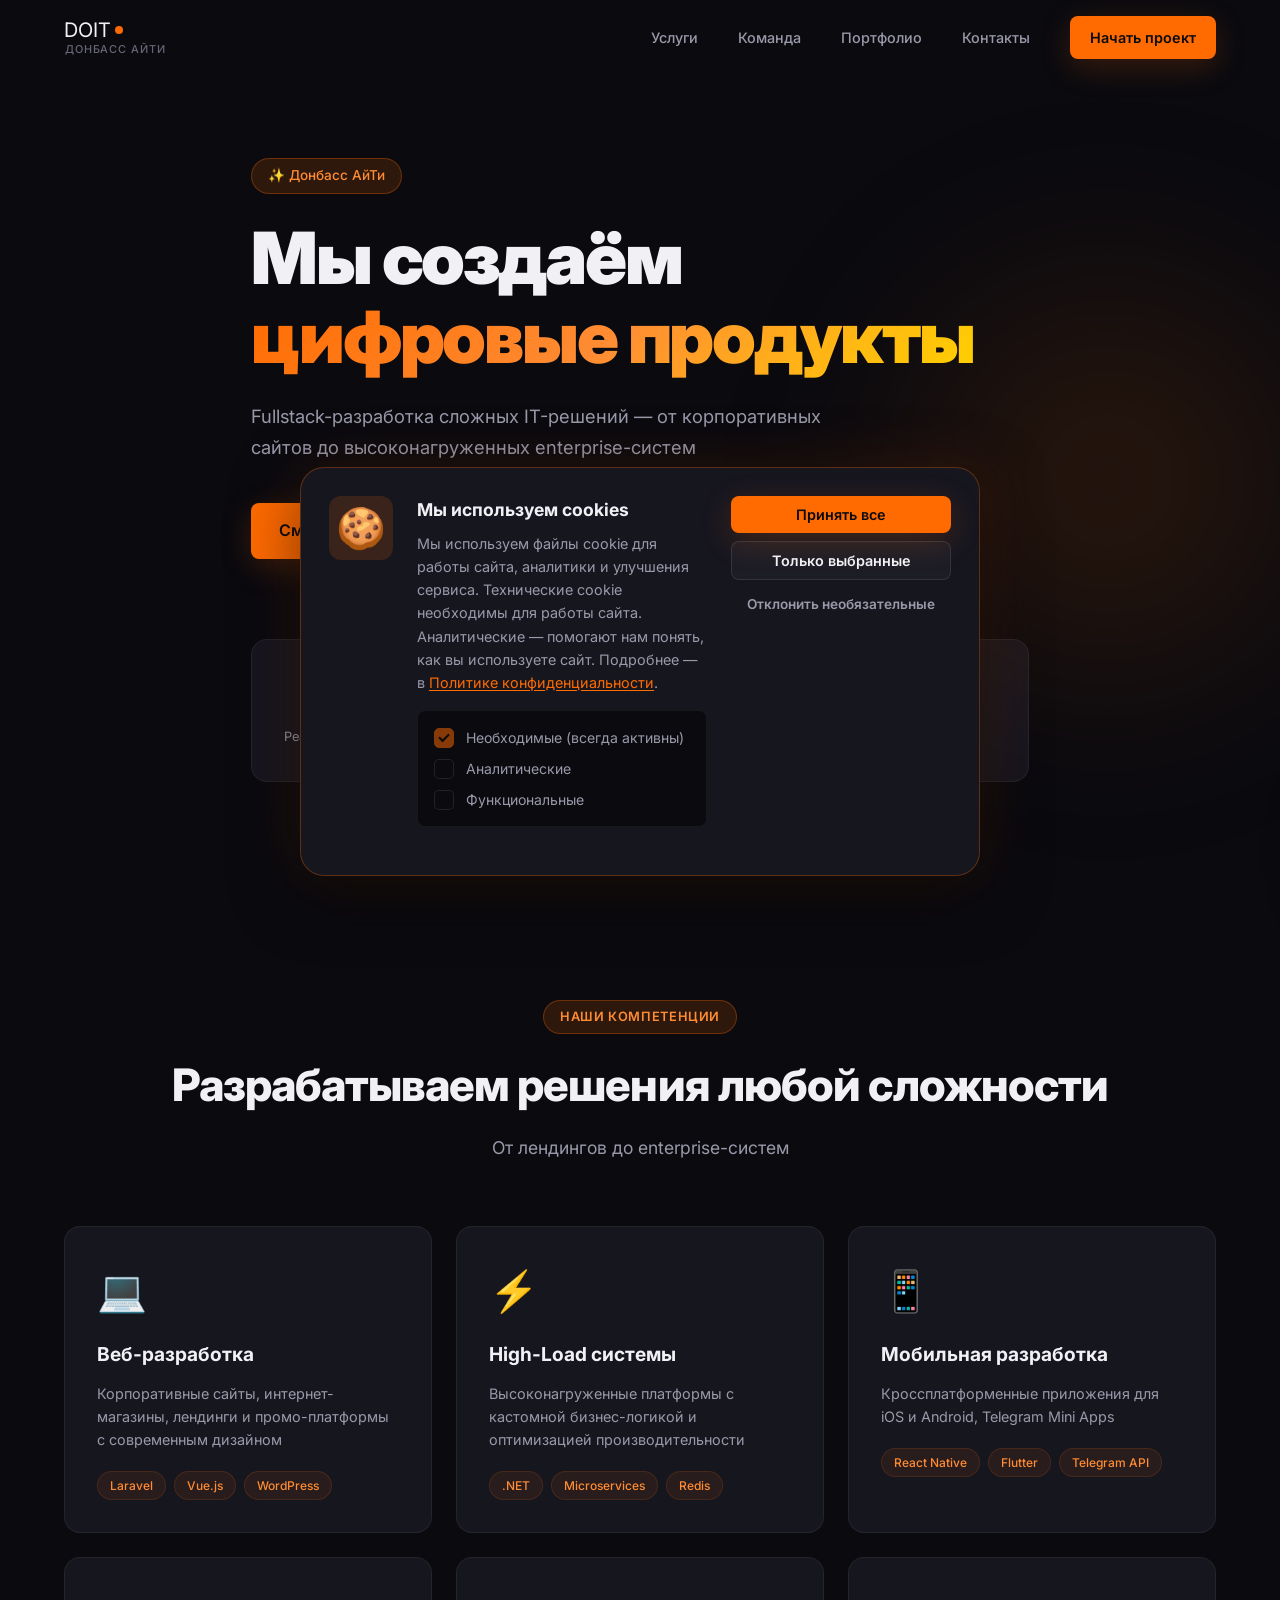
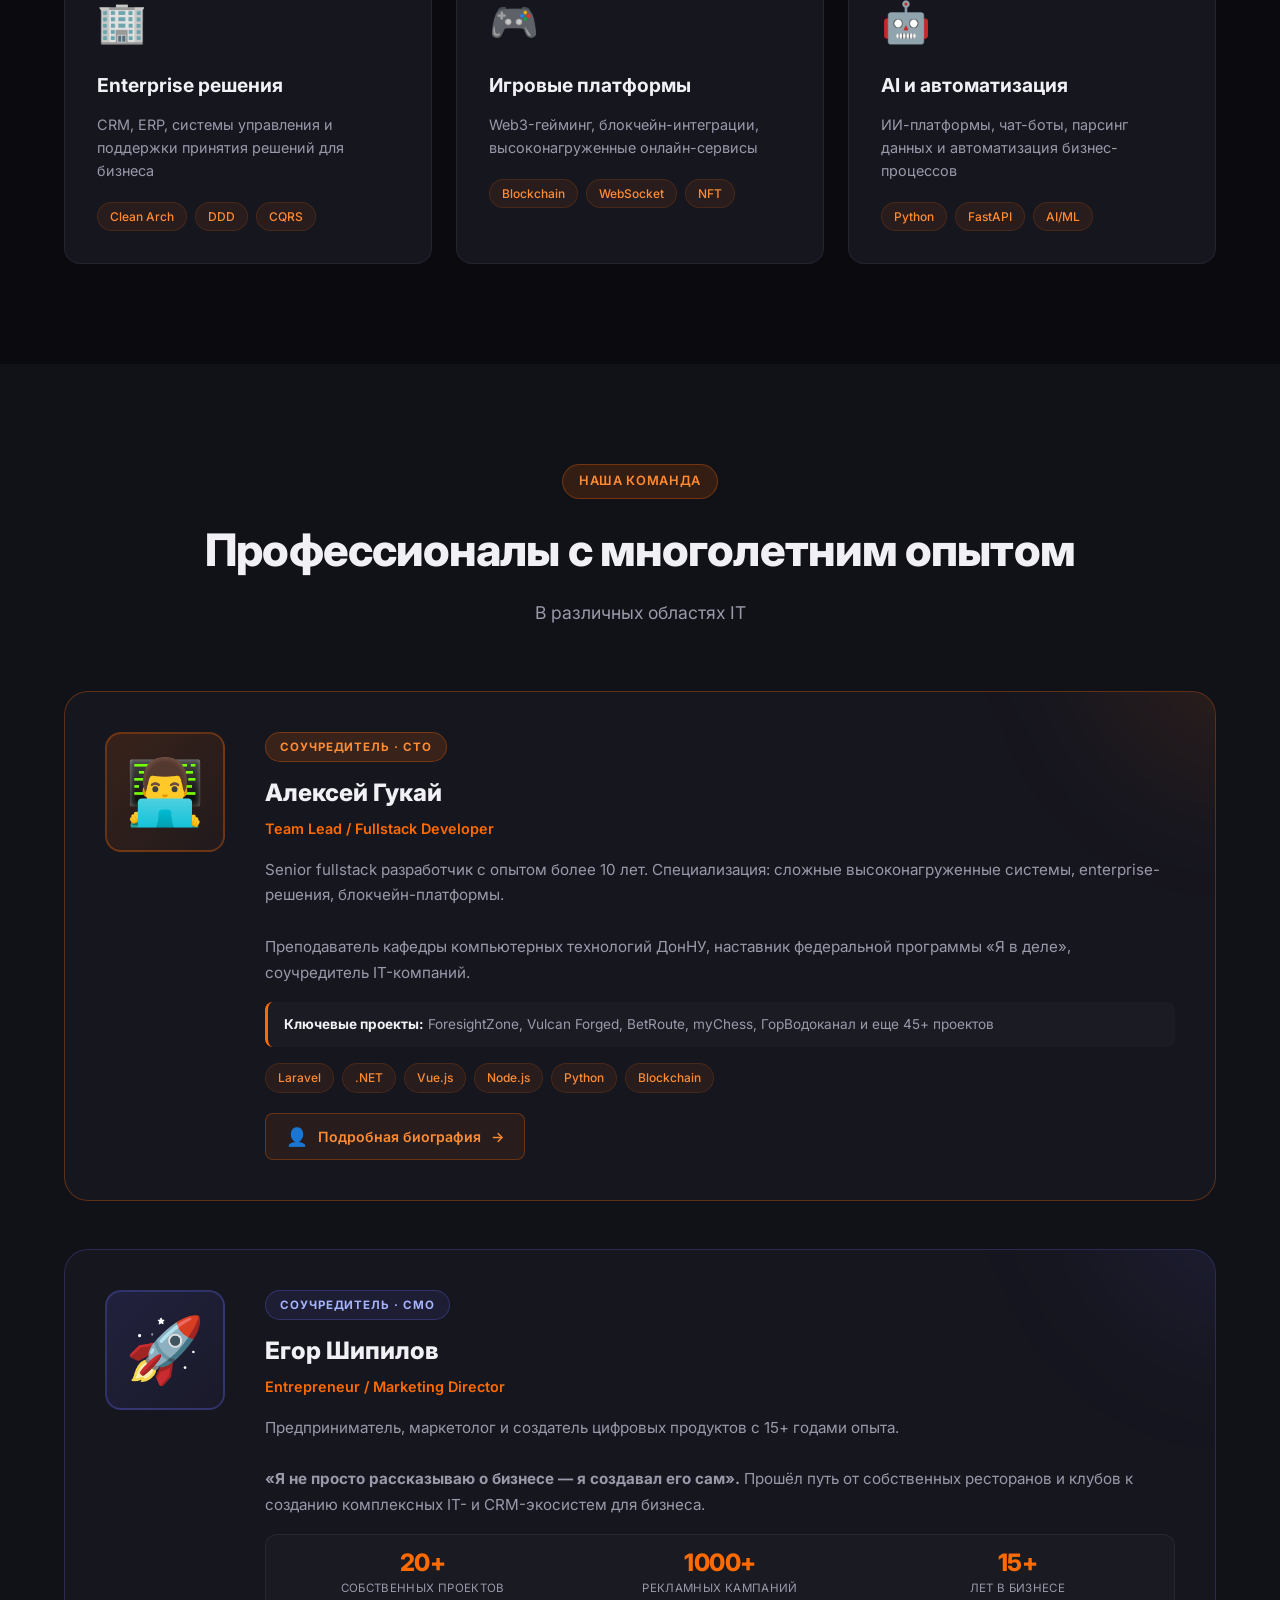
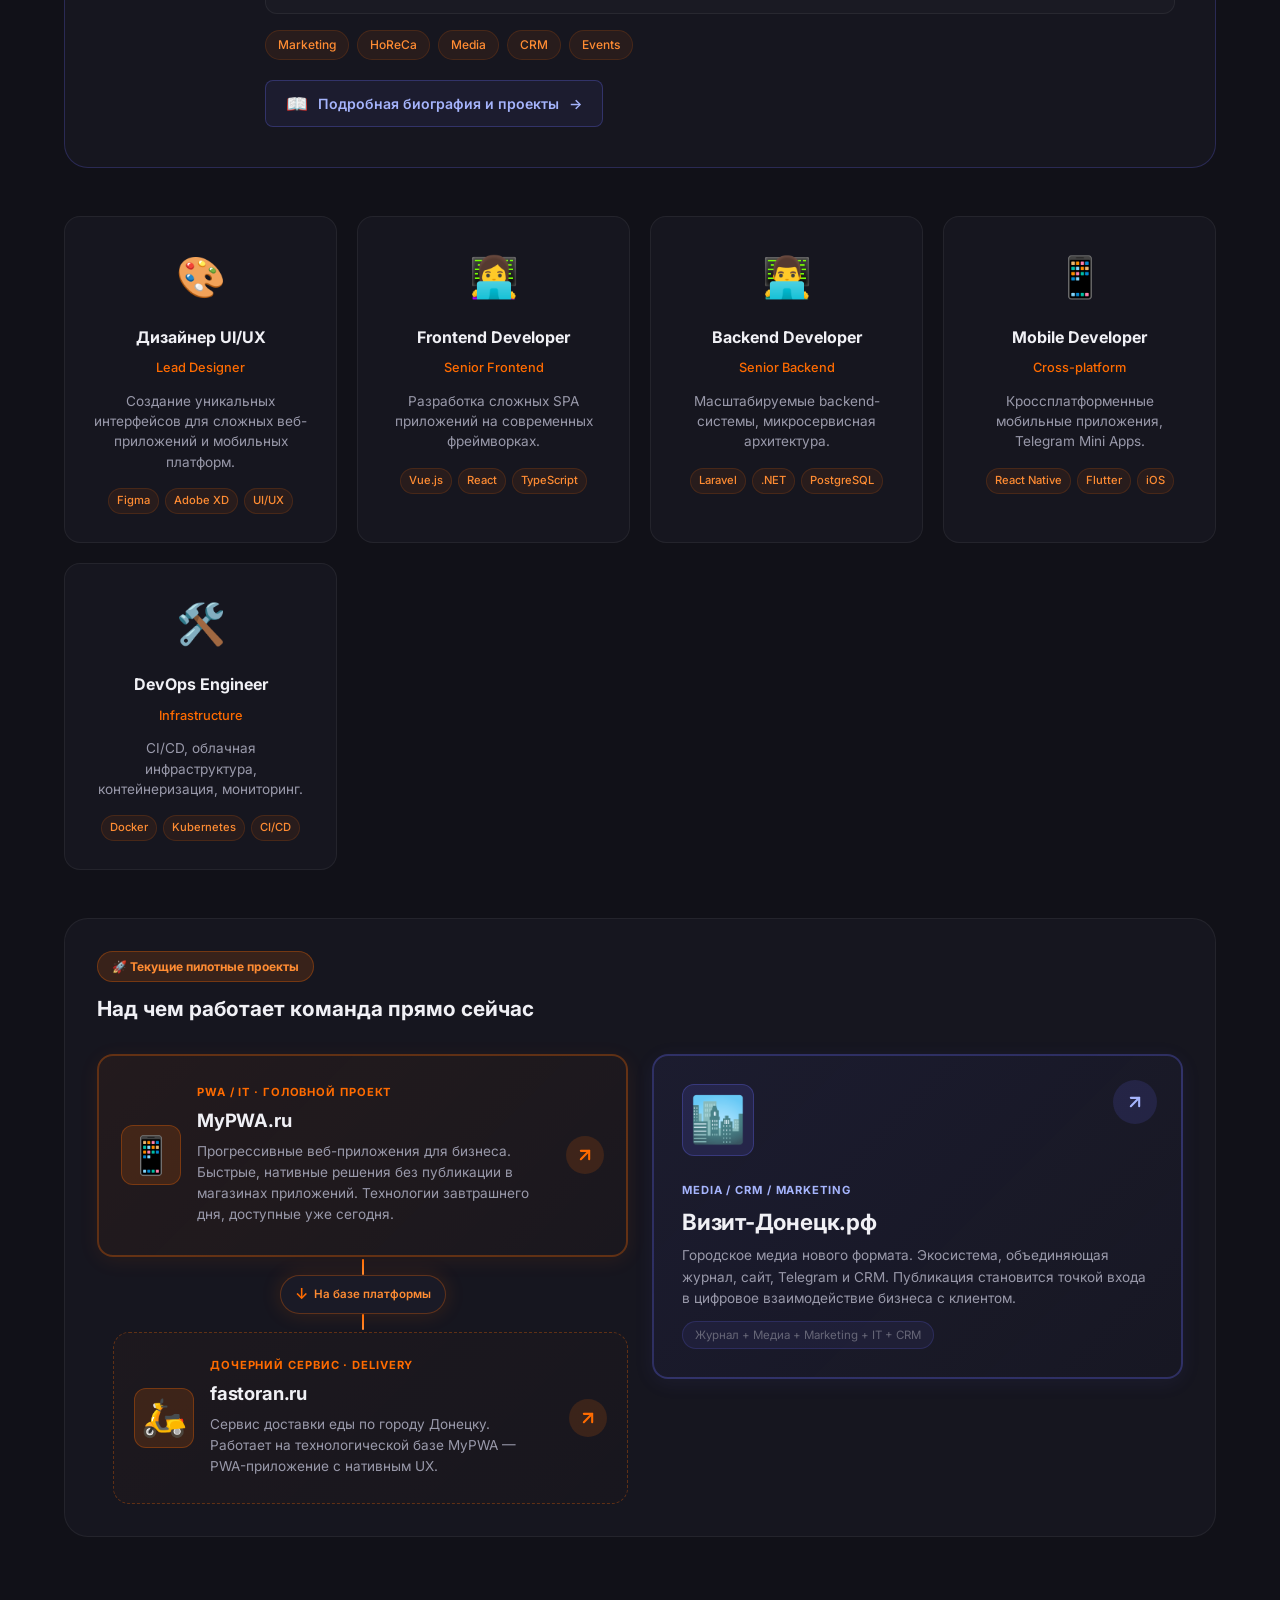
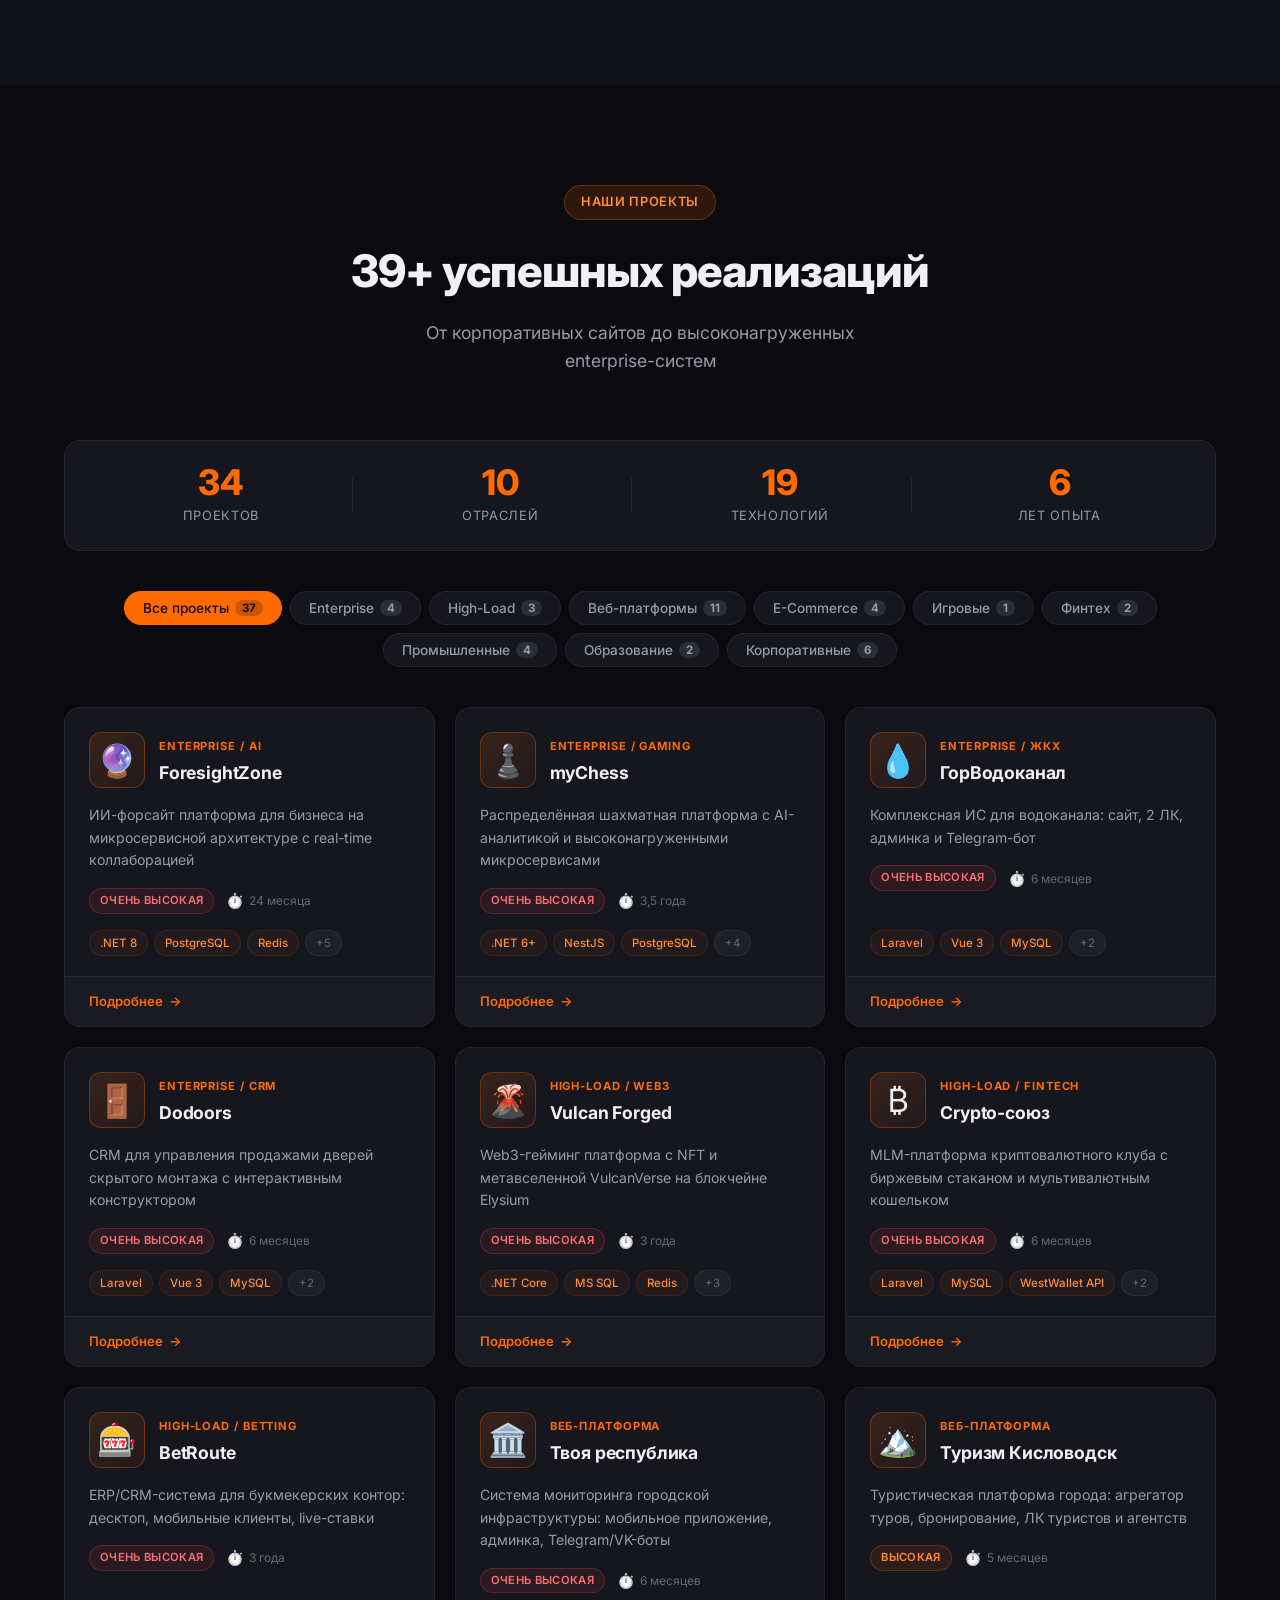
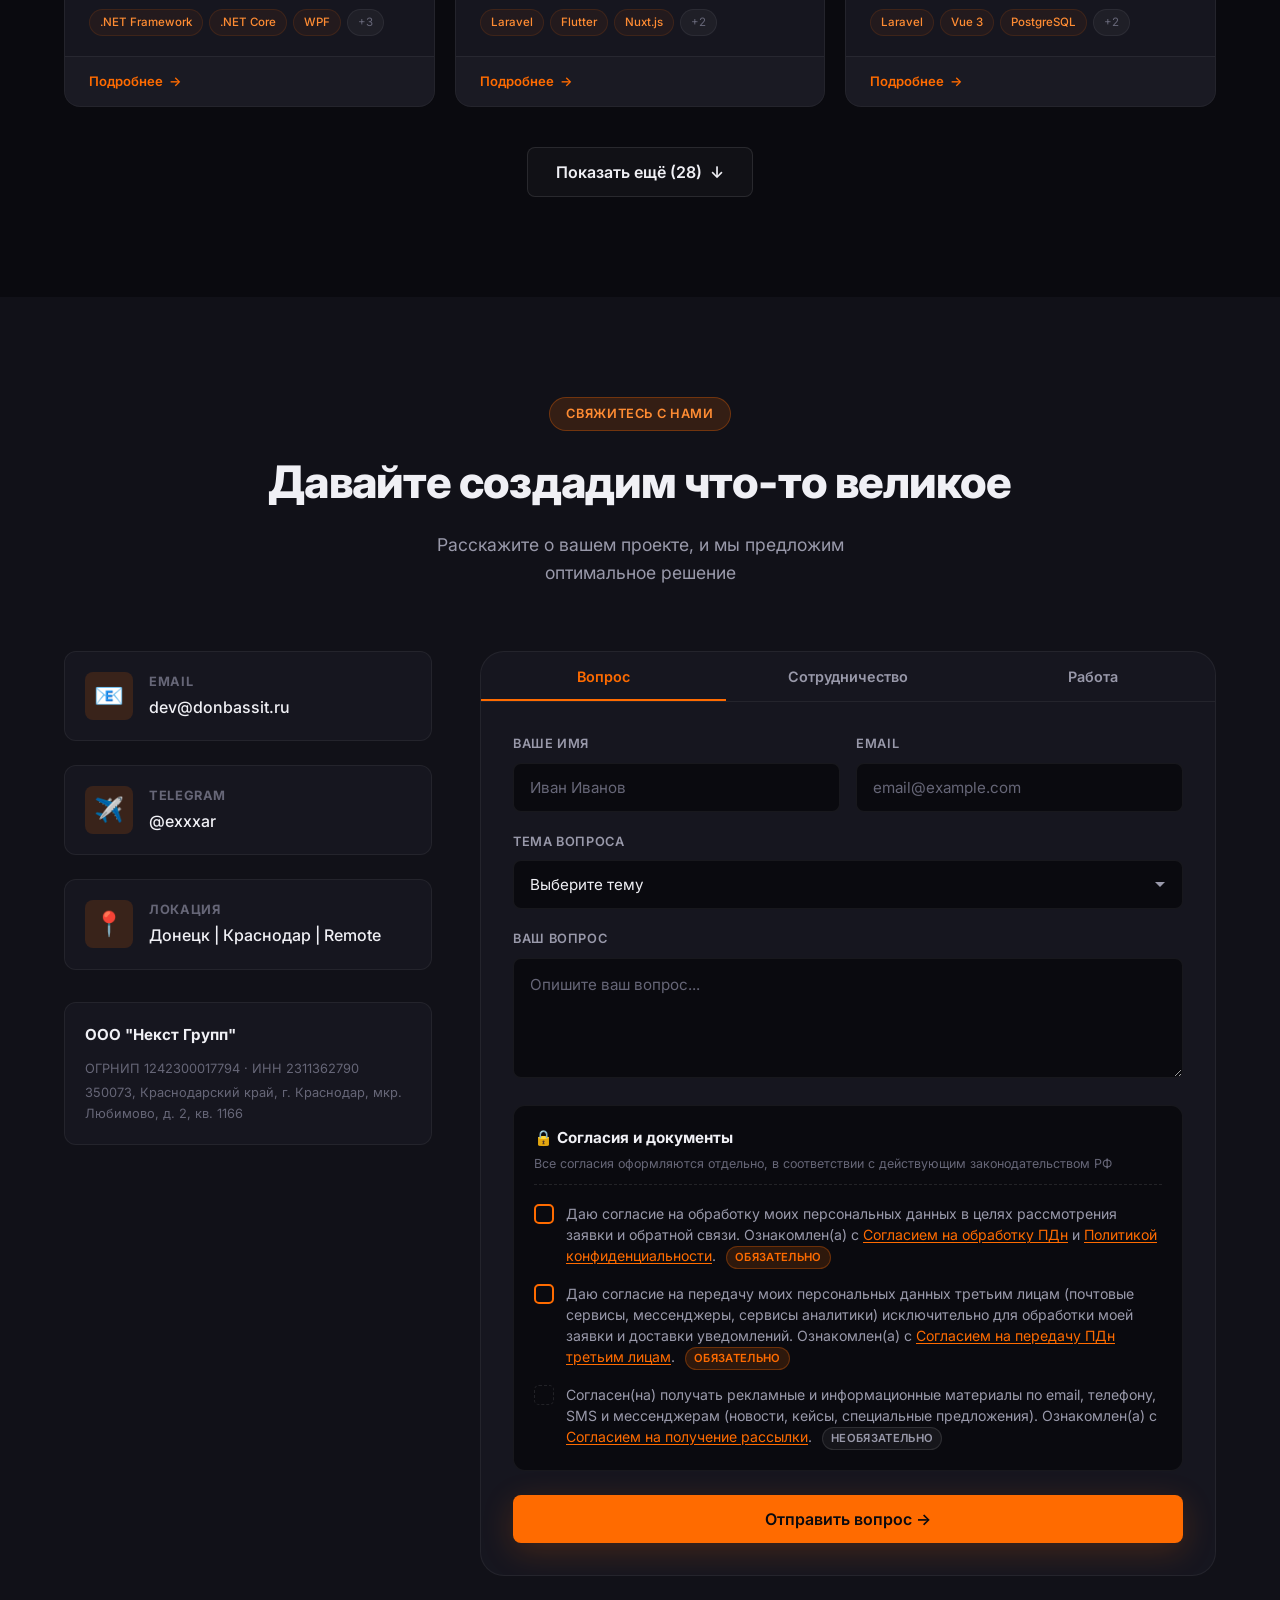
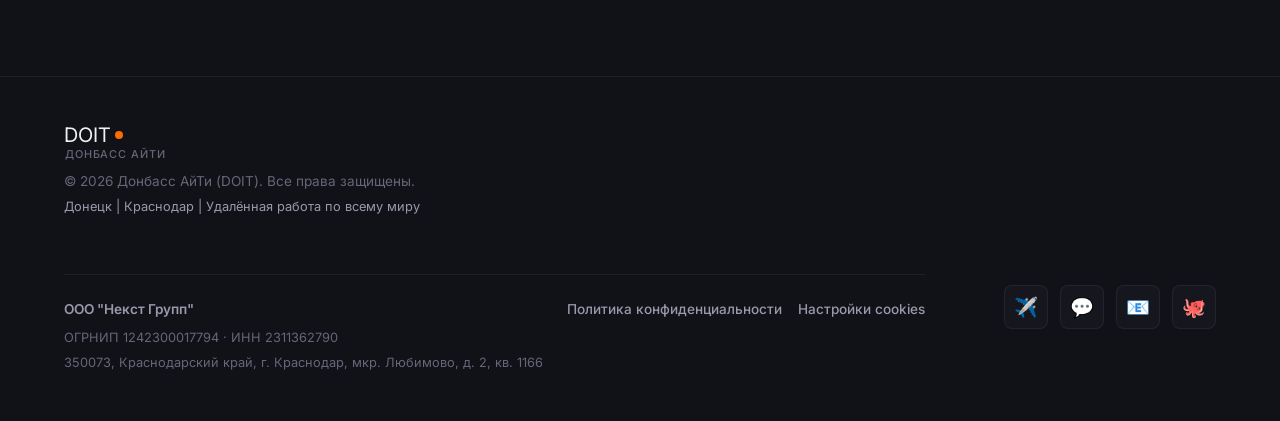
<file: index.html>
<!DOCTYPE html>
<html lang="ru">
<head>
    <meta charset="UTF-8">
    <meta name="viewport" content="width=device-width, initial-scale=1.0">
    <title>DOIT — Донбасс АйТи | Fullstack-разработка IT-решений</title>
    <meta name="description" content="Донбасс АйТи (DOIT) — fullstack-разработка сложных IT-решений. От корпоративных сайтов до высоконагруженных enterprise-систем. ИП Гукай А.С.">
    <meta name="keywords" content="fullstack разработка, IT компания, веб разработка, Laravel, Vue.js, enterprise, high-load, Донецк, Краснодар">
    <meta name="author" content="Донбасс АйТи (DOIT), ИП Гукай Алексей Сергеевич">
    <meta name="copyright" content="© 2026 Донбасс АйТи">
    <meta name="robots" content="index, follow">
    <meta name="language" content="Russian">
    <meta name="revisit-after" content="7 days">
    <!-- ===== КАНОНИЧЕСКИЙ URL ===== -->
    <link rel="canonical" href="https://donbassit.ru/">

    <meta name="format-detection" content="telephone=no">
    <meta name="description"
          content="Fullstack-разработка сложных IT-решений — от корпоративных сайтов до высоконагруженных enterprise-систем">
    <link rel="preconnect" href="https://fonts.googleapis.com">
    <link rel="preconnect" href="https://fonts.gstatic.com" crossorigin>
    <link href="https://fonts.googleapis.com/css2?family=Inter:wght@300;400;500;600;700;800;900&display=swap"
          rel="stylesheet">
    <link rel="stylesheet" href="assets/css/styles.css">

    <!-- ===== OPEN GRAPH (Facebook, VK, LinkedIn, Telegram, Slack) ===== -->
    <meta property="og:type" content="website">
    <meta property="og:site_name" content="Донбасс АйТи (DOIT)">
    <meta property="og:title" content="DOIT — Fullstack-разработка IT-решений">
    <meta property="og:description" content="Создаём цифровые продукты: от корпоративных сайтов до высоконагруженных enterprise-систем. 50+ проектов, 10+ лет опыта.">
    <meta property="og:url" content="https://donbassit.ru/">
    <meta property="og:image" content="https://donbassit.ru/og-image.php?title=Веб-разработка&subtitle=Laravel + Vue.js">
    <meta property="og:image:secure_url" content="https://donbassit.ru/og-image.php?title=Веб-разработка&subtitle=Laravel + Vue.js">
    <meta property="og:image:type" content="image/jpeg">
    <meta property="og:image:width" content="1200">
    <meta property="og:image:height" content="630">
    <meta property="og:image:alt" content="DOIT — Донбасс АйТи | Fullstack-разработка">
    <meta property="og:locale" content="ru_RU">

    <!-- ===== TWITTER CARDS ===== -->
    <meta name="twitter:card" content="summary_large_image">
    <meta name="twitter:title" content="DOIT — Fullstack-разработка IT-решений">
    <meta name="twitter:description" content="Создаём цифровые продукты: от корпоративных сайтов до высоконагруженных enterprise-систем.">
    <meta name="twitter:image" content="https://donbassit.ru/assets/images/og-cover.jpg">
    <meta name="twitter:image:alt" content="DOIT — Донбасс АйТи">
    <meta name="twitter:site" content="@exxxar">
    <meta name="twitter:creator" content="@exxxar">

    <!-- ===== TELEGRAM INSTANT VIEW ===== -->
    <meta property="telegram:channel" content="@exxxar">

    <!-- ===== ТЕМА БРАУЗЕРА ===== -->
    <meta name="theme-color" content="#0a0a0f">
    <meta name="theme-color" media="(prefers-color-scheme: dark)" content="#0a0a0f">
    <meta name="theme-color" media="(prefers-color-scheme: light)" content="#ff6b00">
    <meta name="msapplication-TileColor" content="#ff6b00">
    <meta name="apple-mobile-web-app-status-bar-style" content="black-translucent">
    <meta name="apple-mobile-web-app-capable" content="yes">
    <meta name="apple-mobile-web-app-title" content="DOIT">

    <!-- ===== FAVICON ===== -->
    <link rel="icon" type="image/svg+xml" href="/favicon.svg">
    <link rel="icon" type="image/png" sizes="32x32" href="/favicon-32x32.png">
    <link rel="icon" type="image/png" sizes="16x16" href="/favicon-16x16.png">
    <link rel="apple-touch-icon" sizes="180x180" href="/apple-touch-icon.png">
    <link rel="mask-icon" href="/safari-pinned-tab.svg" color="#ff6b00">

    <!-- ===== PWA MANIFEST ===== -->
    <link rel="manifest" href="/site.webmanifest">

    <!-- ===== ШРИФТЫ ===== -->
    <link rel="preconnect" href="https://fonts.googleapis.com">
    <link rel="preconnect" href="https://fonts.gstatic.com" crossorigin>
    <link href="https://fonts.googleapis.com/css2?family=Inter:wght@300;400;500;600;700;800;900&display=swap" rel="stylesheet">

    <!-- ===== СТИЛИ ===== -->
    <link rel="stylesheet" href="assets/css/styles.css">

    <!-- ===== SCHEMA.ORG (JSON-LD) для Google ===== -->
    <script type="application/ld+json">
        {
            "@context": "https://schema.org",
            "@type": "Organization",
            "name": "Донбасс АйТи",
            "alternateName": "DOIT",
            "url": "https://donbassit.ru",
            "logo": "https://donbassit.ru/assets/images/logo.png",
            "description": "Fullstack-разработка сложных IT-решений — от корпоративных сайтов до высоконагруженных enterprise-систем",
            "foundingDate": "2015",
            "founder": {
                "@type": "Person",
                "name": "Алексей Гукай",
                "jobTitle": "Team Lead / Fullstack Developer",
                "url": "https://гукай.рф"
            },
            "address": {
                "@type": "PostalAddress",
                "streetAddress": "ул. Артема, 00",
                "addressLocality": "Донецк",
                "postalCode": "283000",
                "addressCountry": "RU"
            },
            "contactPoint": {
                "@type": "ContactPoint",
                "email": "info@donbassit.ru",
                "contactType": "customer service",
                "availableLanguage": ["Russian", "English"]
            },
            "sameAs": [
                "https://t.me/doit_dev",
                "https://гукай.рф"
            ],
            "knowsAbout": [
                "Fullstack Development",
                "Laravel",
                "Vue.js",
                "Node.js",
                ".NET",
                "Enterprise Solutions",
                "High-Load Systems",
                "Blockchain",
                "AI/ML"
            ]
        }
    </script>
    <!-- ===== ДОПОЛНИТЕЛЬНАЯ SCHEMA.ORG РАЗМЕТКА ===== -->
    <script type="application/ld+json">
        {
            "@context": "https://schema.org",
            "@type": "WebSite",
            "name": "DOIT — Донбасс АйТи",
            "url": "https://donbassit.ru",
            "potentialAction": {
                "@type": "SearchAction",
                "target": "https://donbassit.ru/?s={search_term_string}",
                "query-input": "required name=search_term_string"
            }
        }
    </script>
</head>
<body>
<!-- HEADER -->
<header class="header" id="header">
    <div class="container header__inner">
        <a href="index.html" class="logo">
            <div class="logo__main">
                <span class="logo__text">DOIT</span>
                <span class="logo__dot"></span>
            </div>
            <span class="logo__subtitle">Донбасс АйТи</span>
        </a>
        <nav class="nav" id="nav">
            <a href="#services" class="nav__link">Услуги</a>
            <a href="#team" class="nav__link">Команда</a>
            <a href="#portfolio" class="nav__link">Портфолио</a>
            <a href="#contact" class="nav__link">Контакты</a>
            <a href="#contact" class="btn btn--accent nav__cta">Начать проект</a>
        </nav>
        <button class="burger" id="burger" aria-label="Меню">
            <span></span>
            <span></span>
            <span></span>
        </button>
    </div>
</header>

<!-- HERO -->
<section class="hero">
    <div class="container">
        <div class="hero__badge">✨ Донбасс АйТи</div>
        <h1 class="hero__title">
            Мы создаём<br>
            <span class="text-gradient">цифровые продукты</span>
        </h1>
        <p class="hero__subtitle">
            Fullstack-разработка сложных IT-решений — от корпоративных сайтов до высоконагруженных enterprise-систем
        </p>
        <div class="hero__actions">
            <a href="#portfolio" class="btn btn--accent btn--lg">
                Смотреть проекты
                <span class="btn__arrow">→</span>
            </a>
            <a href="#contact" class="btn btn--outline btn--lg">Связаться с нами</a>
        </div>
        <div class="hero__stats">
            <div class="stat">
                <span class="stat__number">50+</span>
                <span class="stat__label">Реализованных проектов</span>
            </div>
            <div class="stat">
                <span class="stat__number">10+</span>
                <span class="stat__label">Лет опыта</span>
            </div>
            <div class="stat">
                <span class="stat__number">15+</span>
                <span class="stat__label">Технологий</span>
            </div>
            <div class="stat">
                <span class="stat__number">100%</span>
                <span class="stat__label">Успешных запусков</span>
            </div>
        </div>
    </div>
    <div class="hero__glow"></div>
</section>

<!-- SERVICES -->
<section class="section" id="services">
    <div class="container">
        <div class="section__header">
            <span class="section__badge">Наши компетенции</span>
            <h2 class="section__title">Разрабатываем решения любой сложности</h2>
            <p class="section__subtitle">От лендингов до enterprise-систем</p>
        </div>
        <div class="services-grid">
            <!-- Веб-разработка -->
            <div class="service-card" data-animate="fade-up">
                <div class="service-card__icon">💻</div>
                <h3 class="service-card__title">Веб-разработка</h3>
                <p class="service-card__desc">Корпоративные сайты, интернет-магазины, лендинги и промо-платформы с
                    современным дизайном</p>
                <div class="service-card__tags">
                    <span class="tag">Laravel</span>
                    <span class="tag">Vue.js</span>
                    <span class="tag">WordPress</span>
                </div>
            </div>

            <!-- High-Load -->
            <div class="service-card" data-animate="fade-up">
                <div class="service-card__icon">⚡</div>
                <h3 class="service-card__title">High-Load системы</h3>
                <p class="service-card__desc">Высоконагруженные платформы с кастомной бизнес-логикой и оптимизацией
                    производительности</p>
                <div class="service-card__tags">
                    <span class="tag">.NET</span>
                    <span class="tag">Microservices</span>
                    <span class="tag">Redis</span>
                </div>
            </div>

            <!-- Мобильная -->
            <div class="service-card" data-animate="fade-up">
                <div class="service-card__icon">📱</div>
                <h3 class="service-card__title">Мобильная разработка</h3>
                <p class="service-card__desc">Кроссплатформенные приложения для iOS и Android, Telegram Mini Apps</p>
                <div class="service-card__tags">
                    <span class="tag">React Native</span>
                    <span class="tag">Flutter</span>
                    <span class="tag">Telegram API</span>
                </div>
            </div>

            <!-- Enterprise -->
            <div class="service-card" data-animate="fade-up">
                <div class="service-card__icon">🏢</div>
                <h3 class="service-card__title">Enterprise решения</h3>
                <p class="service-card__desc">CRM, ERP, системы управления и поддержки принятия решений для бизнеса</p>
                <div class="service-card__tags">
                    <span class="tag">Clean Arch</span>
                    <span class="tag">DDD</span>
                    <span class="tag">CQRS</span>
                </div>
            </div>

            <!-- Игровые -->
            <div class="service-card" data-animate="fade-up">
                <div class="service-card__icon">🎮</div>
                <h3 class="service-card__title">Игровые платформы</h3>
                <p class="service-card__desc">Web3-гейминг, блокчейн-интеграции, высоконагруженные онлайн-сервисы</p>
                <div class="service-card__tags">
                    <span class="tag">Blockchain</span>
                    <span class="tag">WebSocket</span>
                    <span class="tag">NFT</span>
                </div>
            </div>

            <!-- AI -->
            <div class="service-card" data-animate="fade-up">
                <div class="service-card__icon">🤖</div>
                <h3 class="service-card__title">AI и автоматизация</h3>
                <p class="service-card__desc">ИИ-платформы, чат-боты, парсинг данных и автоматизация
                    бизнес-процессов</p>
                <div class="service-card__tags">
                    <span class="tag">Python</span>
                    <span class="tag">FastAPI</span>
                    <span class="tag">AI/ML</span>
                </div>
            </div>
        </div>
    </div>
</section>

<!-- TEAM -->
<section class="section section--dark" id="team">
    <div class="container">
        <div class="section__header">
            <span class="section__badge">Наша команда</span>
            <h2 class="section__title">Профессионалы с многолетним опытом</h2>
            <p class="section__subtitle">В различных областях IT</p>
        </div>

        <!-- Соучредитель 1: Алексей Гукай -->
        <div class="team-featured" data-animate="fade-up">
            <div class="team-featured__avatar">👨‍💻</div>
            <div class="team-featured__info">
                <span class="cofounder-badge">Соучредитель · CTO</span>
                <h3 class="team-featured__name">Алексей Гукай</h3>
                <span class="team-featured__role">Team Lead / Fullstack Developer</span>
                <p class="team-featured__bio">
                    Senior fullstack разработчик с опытом более 10 лет. Специализация: сложные высоконагруженные системы, enterprise-решения, блокчейн-платформы.
                    <br><br>
                    Преподаватель кафедры компьютерных технологий ДонНУ, наставник федеральной программы «Я в деле», соучредитель IT-компаний.
                </p>
                <div class="team-featured__projects">
                    <strong>Ключевые проекты:</strong> ForesightZone, Vulcan Forged, BetRoute, myChess, ГорВодоканал и еще 45+ проектов
                </div>
                <div class="team-featured__tags">
                    <span class="tag">Laravel</span>
                    <span class="tag">.NET</span>
                    <span class="tag">Vue.js</span>
                    <span class="tag">Node.js</span>
                    <span class="tag">Python</span>
                    <span class="tag">Blockchain</span>
                </div>

                <!-- Кнопка "Подробнее" -->
                <button class="team-profile-btn" data-profile="gukay">
                    <span class="team-profile-btn__icon">👤</span>
                    <span>Подробная биография</span>
                    <span class="team-profile-btn__arrow">→</span>
                </button>
            </div>
        </div>

        <!-- Соучредитель 2: Егор Шипилов -->
        <div class="team-featured team-featured--partner" data-animate="fade-up">
            <div class="team-featured__avatar team-featured__avatar--partner">🚀</div>
            <div class="team-featured__info">
                <span class="cofounder-badge cofounder-badge--partner">Соучредитель · CMO</span>
                <h3 class="team-featured__name">Егор Шипилов</h3>
                <span class="team-featured__role">Entrepreneur / Marketing Director</span>
                <p class="team-featured__bio">
                    Предприниматель, маркетолог и создатель цифровых продуктов с 15+ годами опыта.
                    <br><br>
                    <strong>«Я не просто рассказываю о бизнесе — я создавал его сам».</strong>
                    Прошёл путь от собственных ресторанов и клубов к созданию комплексных IT- и CRM-экосистем для бизнеса.
                </p>
                <div class="team-featured__stats">
                    <div class="team-featured__stat">
                        <span class="team-featured__stat-value">20+</span>
                        <span class="team-featured__stat-label">собственных проектов</span>
                    </div>
                    <div class="team-featured__stat">
                        <span class="team-featured__stat-value">1000+</span>
                        <span class="team-featured__stat-label">рекламных кампаний</span>
                    </div>
                    <div class="team-featured__stat">
                        <span class="team-featured__stat-value">15+</span>
                        <span class="team-featured__stat-label">лет в бизнесе</span>
                    </div>
                </div>
                <div class="team-featured__tags">
                    <span class="tag">Marketing</span>
                    <span class="tag">HoReCa</span>
                    <span class="tag">Media</span>
                    <span class="tag">CRM</span>
                    <span class="tag">Events</span>
                </div>

                <!-- Кнопка "Подробнее" -->
                <button class="team-profile-btn team-profile-btn--partner" data-profile="shipilov">
                    <span class="team-profile-btn__icon">📖</span>
                    <span>Подробная биография и проекты</span>
                    <span class="team-profile-btn__arrow">→</span>
                </button>
            </div>
        </div>


        <!-- Team Grid -->
        <div class="team-grid">
            <div class="team-card" data-animate="fade-up">
                <div class="team-card__avatar">🎨</div>
                <h4 class="team-card__name">Дизайнер UI/UX</h4>
                <span class="team-card__role">Lead Designer</span>
                <p class="team-card__desc">Создание уникальных интерфейсов для сложных веб-приложений и мобильных
                    платформ.</p>
                <div class="team-card__tags">
                    <span class="tag tag--sm">Figma</span>
                    <span class="tag tag--sm">Adobe XD</span>
                    <span class="tag tag--sm">UI/UX</span>
                </div>
            </div>

            <div class="team-card" data-animate="fade-up">
                <div class="team-card__avatar">👩‍💻</div>
                <h4 class="team-card__name">Frontend Developer</h4>
                <span class="team-card__role">Senior Frontend</span>
                <p class="team-card__desc">Разработка сложных SPA приложений на современных фреймворках.</p>
                <div class="team-card__tags">
                    <span class="tag tag--sm">Vue.js</span>
                    <span class="tag tag--sm">React</span>
                    <span class="tag tag--sm">TypeScript</span>
                </div>
            </div>

            <div class="team-card" data-animate="fade-up">
                <div class="team-card__avatar">👨‍💻</div>
                <h4 class="team-card__name">Backend Developer</h4>
                <span class="team-card__role">Senior Backend</span>
                <p class="team-card__desc">Масштабируемые backend-системы, микросервисная архитектура.</p>
                <div class="team-card__tags">
                    <span class="tag tag--sm">Laravel</span>
                    <span class="tag tag--sm">.NET</span>
                    <span class="tag tag--sm">PostgreSQL</span>
                </div>
            </div>

            <div class="team-card" data-animate="fade-up">
                <div class="team-card__avatar">📱</div>
                <h4 class="team-card__name">Mobile Developer</h4>
                <span class="team-card__role">Cross-platform</span>
                <p class="team-card__desc">Кроссплатформенные мобильные приложения, Telegram Mini Apps.</p>
                <div class="team-card__tags">
                    <span class="tag tag--sm">React Native</span>
                    <span class="tag tag--sm">Flutter</span>
                    <span class="tag tag--sm">iOS</span>
                </div>
            </div>

            <div class="team-card" data-animate="fade-up">
                <div class="team-card__avatar">🛠️</div>
                <h4 class="team-card__name">DevOps Engineer</h4>
                <span class="team-card__role">Infrastructure</span>
                <p class="team-card__desc">CI/CD, облачная инфраструктура, контейнеризация, мониторинг.</p>
                <div class="team-card__tags">
                    <span class="tag tag--sm">Docker</span>
                    <span class="tag tag--sm">Kubernetes</span>
                    <span class="tag tag--sm">CI/CD</span>
                </div>
            </div>
        </div>

        <!-- 🚀 Пилотные проекты  -->
        <div class="pilot-projects" data-animate="fade-up">
            <div class="pilot-projects__header">
                <span class="pilot-projects__badge">🚀 Текущие пилотные проекты</span>
                <h3 class="pilot-projects__title">Над чем работает команда прямо сейчас</h3>
            </div>

            <div class="pilot-projects__layout">
                <!-- Левая колонка: MyPWA + fastoran (родитель → ребёнок) -->
                <div class="pilot-projects__branch">
                    <!-- Родительский проект: MyPWA.ru -->
                    <a href="https://mypwa.ru" target="_blank" rel="noopener noreferrer" class="pilot-project-card pilot-project-card--parent">
                        <div class="pilot-project-card__glow"></div>
                        <div class="pilot-project-card__icon">📱</div>
                        <div class="pilot-project-card__content">
                            <span class="pilot-project-card__label">PWA / IT · Головной проект</span>
                            <h4 class="pilot-project-card__title">MyPWA.ru</h4>
                            <p class="pilot-project-card__desc">
                                Прогрессивные веб-приложения для бизнеса. Быстрые, нативные решения без публикации в магазинах приложений. Технологии завтрашнего дня, доступные уже сегодня.
                            </p>
                        </div>
                        <span class="pilot-project-card__arrow">
                    <svg width="20" height="20" viewBox="0 0 24 24" fill="none" stroke="currentColor" stroke-width="2.5" stroke-linecap="round" stroke-linejoin="round">
                        <line x1="7" y1="17" x2="17" y2="7"></line>
                        <polyline points="7 7 17 7 17 17"></polyline>
                    </svg>
                </span>
                    </a>

                    <!-- Коннектор (стрелка вниз) -->
                    <div class="pilot-connector">
                        <div class="pilot-connector__line"></div>
                        <div class="pilot-connector__label">
                            <span class="pilot-connector__icon">↓</span>
                            <span>На базе платформы</span>
                        </div>
                        <div class="pilot-connector__line"></div>
                    </div>

                    <!-- Дочерний проект: fastoran.ru -->
                    <a href="https://fastoran.ru" target="_blank" rel="noopener noreferrer" class="pilot-project-card pilot-project-card--child">
                        <div class="pilot-project-card__glow"></div>
                        <div class="pilot-project-card__icon pilot-project-card__icon--child">🛵</div>
                        <div class="pilot-project-card__content">
                            <span class="pilot-project-card__label pilot-project-card__label--child">Дочерний сервис · Delivery</span>
                            <h4 class="pilot-project-card__title">fastoran.ru</h4>
                            <p class="pilot-project-card__desc">
                                Сервис доставки еды по городу Донецку. Работает на технологической базе MyPWA — PWA-приложение с нативным UX.
                            </p>
                        </div>
                        <span class="pilot-project-card__arrow">
                    <svg width="20" height="20" viewBox="0 0 24 24" fill="none" stroke="currentColor" stroke-width="2.5" stroke-linecap="round" stroke-linejoin="round">
                        <line x1="7" y1="17" x2="17" y2="7"></line>
                        <polyline points="7 7 17 7 17 17"></polyline>
                    </svg>
                </span>
                    </a>
                </div>

                <!-- Правая колонка: Визит-Донецк.рф (самостоятельный проект) -->
                <div class="pilot-projects__branch">
                    <a href="https://визит-донецк.рф" target="_blank" rel="noopener noreferrer" class="pilot-project-card pilot-project-card--accent pilot-project-card--full">
                        <div class="pilot-project-card__glow"></div>
                        <div class="pilot-project-card__icon">🏙️</div>
                        <div class="pilot-project-card__content">
                            <span class="pilot-project-card__label">Media / CRM / Marketing</span>
                            <h4 class="pilot-project-card__title">Визит-Донецк.рф</h4>
                            <p class="pilot-project-card__desc">
                                Городское медиа нового формата. Экосистема, объединяющая журнал, сайт, Telegram и CRM. Публикация становится точкой входа в цифровое взаимодействие бизнеса с клиентом.
                            </p>
                            <span class="pilot-project-card__sub">Журнал + Медиа + Marketing + IT + CRM</span>
                        </div>
                        <span class="pilot-project-card__arrow">
                    <svg width="20" height="20" viewBox="0 0 24 24" fill="none" stroke="currentColor" stroke-width="2.5" stroke-linecap="round" stroke-linejoin="round">
                        <line x1="7" y1="17" x2="17" y2="7"></line>
                        <polyline points="7 7 17 7 17 17"></polyline>
                    </svg>
                </span>
                    </a>
                </div>
            </div>
        </div>


    </div>
</section>

<!-- PORTFOLIO -->
<section class="section" id="portfolio">
    <div class="container">
        <div class="section__header">
            <span class="section__badge">Наши проекты</span>
            <h2 class="section__title">39+ успешных реализаций</h2>
            <p class="section__subtitle">От корпоративных сайтов до высоконагруженных enterprise-систем</p>
        </div>

        <!-- Счётчики категорий -->
        <div class="portfolio-summary">
            <div class="portfolio-summary__item">
                <span class="portfolio-summary__count" data-count="39">0</span>
                <span class="portfolio-summary__label">проектов</span>
            </div>
            <div class="portfolio-summary__item">
                <span class="portfolio-summary__count" data-count="12">0</span>
                <span class="portfolio-summary__label">отраслей</span>
            </div>
            <div class="portfolio-summary__item">
                <span class="portfolio-summary__count" data-count="25">0</span>
                <span class="portfolio-summary__label">технологий</span>
            </div>
            <div class="portfolio-summary__item">
                <span class="portfolio-summary__count" data-count="10">0</span>
                <span class="portfolio-summary__label">лет опыта</span>
            </div>
        </div>

        <!-- Фильтры -->
        <div class="portfolio-filters">
            <button class="filter-btn filter-btn--active" data-filter="all">Все проекты <span class="filter-count" data-count-all>39</span></button>
            <button class="filter-btn" data-filter="enterprise">Enterprise <span class="filter-count" data-count="enterprise">0</span></button>
            <button class="filter-btn" data-filter="highload">High-Load <span class="filter-count" data-count="highload">0</span></button>
            <button class="filter-btn" data-filter="web">Веб-платформы <span class="filter-count" data-count="web">0</span></button>
            <button class="filter-btn" data-filter="ecommerce">E-Commerce <span class="filter-count" data-count="ecommerce">0</span></button>
            <button class="filter-btn" data-filter="gaming">Игровые <span class="filter-count" data-count="gaming">0</span></button>
            <button class="filter-btn" data-filter="fintech">Финтех <span class="filter-count" data-count="fintech">0</span></button>
            <button class="filter-btn" data-filter="industrial">Промышленные <span class="filter-count" data-count="industrial">0</span></button>
            <button class="filter-btn" data-filter="education">Образование <span class="filter-count" data-count="education">0</span></button>
            <button class="filter-btn" data-filter="corporate">Корпоративные <span class="filter-count" data-count="corporate">0</span></button>
        </div>

        <!-- Сетка проектов (заполняется через JS) -->
        <div class="portfolio-grid" id="portfolio-grid">
            <!-- Карточки вставляются динамически -->
        </div>

        <!-- Кнопка "Показать ещё" -->
        <div class="portfolio-more-wrapper">
            <button class="btn btn--outline btn--lg" id="portfolio-more">
                Показать ещё проекты
                <span class="btn__arrow">↓</span>
            </button>
        </div>
    </div>
</section>

<!-- MODAL: Детали проекта -->
<div class="project-modal" id="project-modal" aria-hidden="true" role="dialog">
    <div class="project-modal__overlay" data-modal-close></div>
    <div class="project-modal__content">
        <button class="project-modal__close" data-modal-close aria-label="Закрыть">
            <svg width="24" height="24" viewBox="0 0 24 24" fill="none" stroke="currentColor" stroke-width="2">
                <line x1="18" y1="6" x2="6" y2="18"></line>
                <line x1="6" y1="6" x2="18" y2="18"></line>
            </svg>
        </button>

        <div class="project-modal__body" id="project-modal-body">
            <!-- Содержимое вставляется динамически -->
        </div>
    </div>
</div>

<!-- CONTACT -->
<section class="section section--dark" id="contact">
    <div class="container">
        <div class="section__header">
            <span class="section__badge">Свяжитесь с нами</span>
            <h2 class="section__title">Давайте создадим что-то великое</h2>
            <p class="section__subtitle">Расскажите о вашем проекте, и мы предложим оптимальное решение</p>
        </div>

        <div class="contact-grid">
            <!-- Contact Info -->
            <div class="contact-info">
                <div class="contact-info__item">
                    <span class="contact-info__icon">📧</span>
                    <div>
                        <strong>Email</strong>
                        <a href="mailto:dev@donbassit.ru">dev@donbassit.ru</a>
                    </div>
                </div>
                <div class="contact-info__item">
                    <span class="contact-info__icon">✈️</span>
                    <div>
                        <strong>Telegram</strong>
                        <a href="https://t.me/exxxar" target="_blank" rel="noopener noreferrer">@exxxar</a>
                    </div>
                </div>
                <div class="contact-info__item">
                    <span class="contact-info__icon">📍</span>
                    <div>
                        <strong>Локация</strong>
                        <span>Донецк | Краснодар | Remote</span>
                    </div>
                </div>

                <!-- Доп. блок с юр. информацией -->
                <div class="contact-info__legal">
                    <strong>ООО "Некст Групп"</strong>
                    <span>ОГРНИП 1242300017794 · ИНН 2311362790</span>
                    <span>350073, Краснодарский край, г. Краснодар, мкр. Любимово, д. 2, кв. 1166</span>
                </div>
            </div>

            <!-- Tabs -->
            <div class="contact-tabs">
                <div class="tabs-nav">
                    <button class="tab-btn tab-btn--active" data-tab="question">Вопрос</button>
                    <button class="tab-btn" data-tab="cooperation">Сотрудничество</button>
                    <button class="tab-btn" data-tab="job">Работа</button>
                </div>

                <!-- =========================== -->
                <!-- FORM 1: ВОПРОС              -->
                <!-- =========================== -->
                <form class="contact-form tab-content tab-content--active" id="form-question" action="process_form.php" method="POST">
                    <input type="hidden" name="form_type" value="question">
                    <div class="form-row">
                        <div class="form-group">
                            <label class="form-label">Ваше имя</label>
                            <input type="text" name="name" class="form-input" placeholder="Иван Иванов" required>
                        </div>
                        <div class="form-group">
                            <label class="form-label">Email</label>
                            <input type="email" name="email" class="form-input" placeholder="email@example.com" required>
                        </div>
                    </div>
                    <div class="form-group">
                        <label class="form-label">Тема вопроса</label>
                        <select name="topic" class="form-input form-select" required>
                            <option value="">Выберите тему</option>
                            <option value="technical">Технический вопрос</option>
                            <option value="project">Вопрос по проекту</option>
                            <option value="pricing">Стоимость услуг</option>
                            <option value="other">Другое</option>
                        </select>
                    </div>
                    <div class="form-group">
                        <label class="form-label">Ваш вопрос</label>
                        <textarea name="message" class="form-input form-textarea" placeholder="Опишите ваш вопрос..." required></textarea>
                    </div>

                    <!-- CONSENT BLOCK -->
                    <div class="consent-block">
                        <div class="consent-block__header">
                            <span class="consent-block__title">🔒 Согласия и документы</span>
                            <span class="consent-block__hint">Все согласия оформляются отдельно, в соответствии с действующим законодательством РФ</span>
                        </div>

                        <label class="checkbox checkbox--required">
                            <input type="checkbox" name="consent_pd" value="1" required>
                            <span class="checkbox__mark"></span>
                            <span class="checkbox__text">
                                Даю согласие на обработку моих персональных данных в целях рассмотрения заявки и обратной связи.
                                Ознакомлен(а) с
                                <a href="/privacy#pd-consent" target="_blank" rel="noopener noreferrer">Согласием на обработку ПДн</a>
                                и
                                <a href="/privacy" target="_blank" rel="noopener noreferrer">Политикой конфиденциальности</a>.
                                <span class="consent-badge consent-badge--required">Обязательно</span>
                            </span>
                        </label>

                        <label class="checkbox checkbox--required">
                            <input type="checkbox" name="consent_transfer" value="1" required>
                            <span class="checkbox__mark"></span>
                            <span class="checkbox__text">
                                Даю согласие на передачу моих персональных данных третьим лицам (почтовые сервисы, мессенджеры, сервисы аналитики)
                                исключительно для обработки моей заявки и доставки уведомлений.
                                Ознакомлен(а) с
                                <a href="/privacy#transfer-consent" target="_blank" rel="noopener noreferrer">Согласием на передачу ПДн третьим лицам</a>.
                                <span class="consent-badge consent-badge--required">Обязательно</span>
                            </span>
                        </label>

                        <label class="checkbox checkbox--optional">
                            <input type="checkbox" name="consent_mailing" value="1">
                            <span class="checkbox__mark"></span>
                            <span class="checkbox__text">
                                Согласен(на) получать рекламные и информационные материалы по email, телефону, SMS и мессенджерам
                                (новости, кейсы, специальные предложения). Ознакомлен(а) с
                                <a href="/privacy#mailing-consent" target="_blank" rel="noopener noreferrer">Согласием на получение рассылки</a>.
                                <span class="consent-badge consent-badge--optional">Необязательно</span>
                            </span>
                        </label>
                    </div>

                    <button type="submit" class="btn btn--accent btn--lg btn--full">
                        Отправить вопрос →
                    </button>
                </form>

                <!-- =========================== -->
                <!-- FORM 2: СОТРУДНИЧЕСТВО      -->
                <!-- =========================== -->
                <form class="contact-form tab-content" id="form-cooperation" action="process_form.php" method="POST">
                    <input type="hidden" name="form_type" value="cooperation">
                    <div class="form-row">
                        <div class="form-group">
                            <label class="form-label">Ваше имя</label>
                            <input type="text" name="name" class="form-input" placeholder="Иван Иванов" required>
                        </div>
                        <div class="form-group">
                            <label class="form-label">Компания</label>
                            <input type="text" name="company" class="form-input" placeholder="Название компании">
                        </div>
                    </div>
                    <div class="form-row">
                        <div class="form-group">
                            <label class="form-label">Email</label>
                            <input type="email" name="email" class="form-input" placeholder="email@example.com" required>
                        </div>
                        <div class="form-group">
                            <label class="form-label">Телефон</label>
                            <input type="tel" name="phone" class="form-input" placeholder="+7 (999) 123-45-67">
                        </div>
                    </div>
                    <div class="form-group">
                        <label class="form-label">Тип сотрудничества</label>
                        <select name="cooperation_type" class="form-input form-select" required>
                            <option value="">Выберите тип</option>
                            <option value="development">Разработка проекта</option>
                            <option value="outsource">Аутсорс разработка</option>
                            <option value="consulting">Консалтинг</option>
                            <option value="partnership">Партнерство</option>
                        </select>
                    </div>
                    <div class="form-group">
                        <label class="form-label">Описание проекта</label>
                        <textarea name="message" class="form-input form-textarea" placeholder="Расскажите о вашем проекте..." required></textarea>
                    </div>

                    <!-- CONSENT BLOCK -->
                    <div class="consent-block">
                        <div class="consent-block__header">
                            <span class="consent-block__title">🔒 Согласия и документы</span>
                            <span class="consent-block__hint">Все согласия оформляются отдельно, в соответствии с действующим законодательством РФ</span>
                        </div>

                        <label class="checkbox checkbox--required">
                            <input type="checkbox" name="consent_pd" value="1" required>
                            <span class="checkbox__mark"></span>
                            <span class="checkbox__text">
                                Даю согласие на обработку моих персональных данных в целях рассмотрения заявки на сотрудничество и подготовки коммерческого предложения.
                                Ознакомлен(а) с
                                <a href="/privacy#pd-consent" target="_blank" rel="noopener noreferrer">Согласием на обработку ПДн</a>
                                и
                                <a href="/privacy" target="_blank" rel="noopener noreferrer">Политикой конфиденциальности</a>.
                                <span class="consent-badge consent-badge--required">Обязательно</span>
                            </span>
                        </label>

                        <label class="checkbox checkbox--required">
                            <input type="checkbox" name="consent_transfer" value="1" required>
                            <span class="checkbox__mark"></span>
                            <span class="checkbox__text">
                                Даю согласие на передачу моих персональных данных третьим лицам (почтовые сервисы, мессенджеры, сервисы аналитики)
                                исключительно для обработки моей заявки и доставки уведомлений.
                                Ознакомлен(а) с
                                <a href="/privacy#transfer-consent" target="_blank" rel="noopener noreferrer">Согласием на передачу ПДн третьим лицам</a>.
                                <span class="consent-badge consent-badge--required">Обязательно</span>
                            </span>
                        </label>

                        <label class="checkbox checkbox--optional">
                            <input type="checkbox" name="consent_mailing" value="1">
                            <span class="checkbox__mark"></span>
                            <span class="checkbox__text">
                                Согласен(на) получать рекламные и информационные материалы по email, телефону, SMS и мессенджерам
                                (новости, кейсы, специальные предложения). Ознакомлен(а) с
                                <a href="/privacy#mailing-consent" target="_blank" rel="noopener noreferrer">Согласием на получение рассылки</a>.
                                <span class="consent-badge consent-badge--optional">Необязательно</span>
                            </span>
                        </label>
                    </div>

                    <button type="submit" class="btn btn--accent btn--lg btn--full">
                        Отправить заявку →
                    </button>
                </form>

                <!-- =========================== -->
                <!-- FORM 3: РАБОТА              -->
                <!-- =========================== -->
                <form class="contact-form tab-content" id="form-job" action="process_form.php" method="POST">
                    <input type="hidden" name="form_type" value="job">
                    <div class="form-row">
                        <div class="form-group">
                            <label class="form-label">Ваше имя</label>
                            <input type="text" name="name" class="form-input" placeholder="Иван Иванов" required>
                        </div>
                        <div class="form-group">
                            <label class="form-label">Желаемая позиция</label>
                            <input type="text" name="position" class="form-input" placeholder="Frontend Developer" required>
                        </div>
                    </div>
                    <div class="form-row">
                        <div class="form-group">
                            <label class="form-label">Email</label>
                            <input type="email" name="email" class="form-input" placeholder="email@example.com" required>
                        </div>
                        <div class="form-group">
                            <label class="form-label">Telegram</label>
                            <input type="text" name="telegram" class="form-input" placeholder="@username">
                        </div>
                    </div>
                    <div class="form-group">
                        <label class="form-label">Уровень</label>
                        <select name="level" class="form-input form-select" required>
                            <option value="">Выберите уровень</option>
                            <option value="junior">Junior</option>
                            <option value="middle">Middle</option>
                            <option value="senior">Senior</option>
                            <option value="lead">Team Lead</option>
                        </select>
                    </div>
                    <div class="form-group">
                        <label class="form-label">Расскажите о себе</label>
                        <textarea name="message" class="form-input form-textarea" placeholder="Опыт, навыки, проекты..." required></textarea>
                    </div>

                    <!-- CONSENT BLOCK -->
                    <div class="consent-block">
                        <div class="consent-block__header">
                            <span class="consent-block__title">🔒 Согласия и документы</span>
                            <span class="consent-block__hint">Все согласия оформляются отдельно, в соответствии с действующим законодательством РФ</span>
                        </div>

                        <label class="checkbox checkbox--required">
                            <input type="checkbox" name="consent_pd" value="1" required>
                            <span class="checkbox__mark"></span>
                            <span class="checkbox__text">
                                Даю согласие на обработку моих персональных данных в целях рассмотрения моей кандидатуры на вакантную позицию и проведения собеседования.
                                Ознакомлен(а) с
                                <a href="/privacy#pd-consent" target="_blank" rel="noopener noreferrer">Согласием на обработку ПДн</a>
                                и
                                <a href="/privacy" target="_blank" rel="noopener noreferrer">Политикой конфиденциальности</a>.
                                <span class="consent-badge consent-badge--required">Обязательно</span>
                            </span>
                        </label>

                        <label class="checkbox checkbox--required">
                            <input type="checkbox" name="consent_transfer" value="1" required>
                            <span class="checkbox__mark"></span>
                            <span class="checkbox__text">
                                Даю согласие на передачу моих персональных данных третьим лицам (почтовые сервисы, мессенджеры, сервисы аналитики)
                                исключительно для обработки моей заявки и доставки уведомлений.
                                Ознакомлен(а) с
                                <a href="/privacy#transfer-consent" target="_blank" rel="noopener noreferrer">Согласием на передачу ПДн третьим лицам</a>.
                                <span class="consent-badge consent-badge--required">Обязательно</span>
                            </span>
                        </label>

                        <label class="checkbox checkbox--optional">
                            <input type="checkbox" name="consent_mailing" value="1">
                            <span class="checkbox__mark"></span>
                            <span class="checkbox__text">
                                Согласен(на) получать информационные материалы о новых вакансиях и карьерных возможностях по email, телефону, SMS и мессенджерам.
                                Ознакомлен(а) с
                                <a href="/privacy#mailing-consent" target="_blank" rel="noopener noreferrer">Согласием на получение рассылки</a>.
                                <span class="consent-badge consent-badge--optional">Необязательно</span>
                            </span>
                        </label>
                    </div>

                    <button type="submit" class="btn btn--accent btn--lg btn--full">
                        Отправить резюме →
                    </button>
                </form>
            </div>
        </div>
    </div>
</section>

<!-- FOOTER -->
<footer class="footer">
    <div class="container">
        <div class="footer__inner">
            <div class="footer__brand">
                <a href="index.html" class="logo">
                    <div class="logo__main">
                        <span class="logo__text">DOIT</span>
                        <span class="logo__dot"></span>
                    </div>
                    <span class="logo__subtitle">Донбасс АйТи</span>
                </a>
                <p class="footer__desc">© 2026 Донбасс АйТи (DOIT). Все права защищены.</p>
                <p class="footer__location">Донецк | Краснодар | Удалённая работа по всему миру</p>
            </div>
            <div class="footer__legal">
                <div class="footer__owner">
                    <strong>ООО "Некст Групп"</strong>
                    <span>ОГРНИП 1242300017794 · ИНН 2311362790</span>
                    <span>350073, Краснодарский край, г. Краснодар, мкр. Любимово, д. 2, кв. 1166</span>
                </div>
                <nav class="footer__docs">
                    <a href="/privacy" class="footer__doc-link">Политика конфиденциальности</a>
                    <button class="footer__doc-link footer__cookie-btn" id="cookie-settings-btn">
                        Настройки cookies
                    </button>
                </nav>
            </div>
            <div class="footer__socials">
                <a href="#" class="social-link" aria-label="Telegram">✈️</a>
                <a href="#" class="social-link" aria-label="WhatsApp">💬</a>
                <a href="mailto:dev@donbassit.ru" class="social-link" aria-label="Email">📧</a>
                <a href="#" class="social-link" aria-label="GitHub">🐙</a>
            </div>
        </div>
    </div>
</footer>

<!-- Toast notification -->
<div class="toast" id="toast">
    <span class="toast__icon">✅</span>
    <span class="toast__text">Сообщение отправлено! Скоро свяжемся с вами.</span>
</div>

<!-- Cookie Consent Banner -->
<div class="cookie-banner" id="cookie-banner">
    <div class="cookie-banner__inner">
        <div class="cookie-banner__icon">🍪</div>
        <div class="cookie-banner__content">
            <h3 class="cookie-banner__title">Мы используем cookies</h3>
            <p class="cookie-banner__text">
                Мы используем файлы cookie для работы сайта, аналитики и улучшения сервиса.
                Технические cookie необходимы для работы сайта. Аналитические — помогают нам
                понять, как вы используете сайт. Подробнее — в
                <a href="/privacy" target="_blank" rel="noopener noreferrer">Политике конфиденциальности</a>.
            </p>
            <div class="cookie-banner__options">
                <label class="checkbox">
                    <input type="checkbox" id="cookie-technical" checked disabled>
                    <span class="checkbox__mark"></span>
                    <span class="checkbox__text">Необходимые (всегда активны)</span>
                </label>
                <label class="checkbox">
                    <input type="checkbox" id="cookie-analytics">
                    <span class="checkbox__mark"></span>
                    <span class="checkbox__text">Аналитические</span>
                </label>
                <label class="checkbox">
                    <input type="checkbox" id="cookie-functional">
                    <span class="checkbox__mark"></span>
                    <span class="checkbox__text">Функциональные</span>
                </label>
            </div>
        </div>
        <div class="cookie-banner__actions">
            <button class="btn btn--accent" id="cookie-accept-all">Принять все</button>
            <button class="btn btn--outline" id="cookie-accept-selected">Только выбранные</button>
            <button class="btn btn--ghost" id="cookie-reject">Отклонить необязательные</button>
        </div>
    </div>
</div>

<!-- MODAL: Детали соучредителей -->
<div class="profile-modal" id="profile-modal" aria-hidden="true" role="dialog">
    <div class="profile-modal__overlay" data-profile-close></div>
    <div class="profile-modal__content">
        <button class="profile-modal__close" data-profile-close aria-label="Закрыть">
            <svg width="24" height="24" viewBox="0 0 24 24" fill="none" stroke="currentColor" stroke-width="2">
                <line x1="18" y1="6" x2="6" y2="18"></line>
                <line x1="6" y1="6" x2="18" y2="18"></line>
            </svg>
        </button>
        <div class="profile-modal__body" id="profile-modal-body">
            <!-- Содержимое вставляется динамически -->
        </div>
    </div>
</div>

<script src="assets/js/scripts.js"></script>
</body>
</html>
</file>
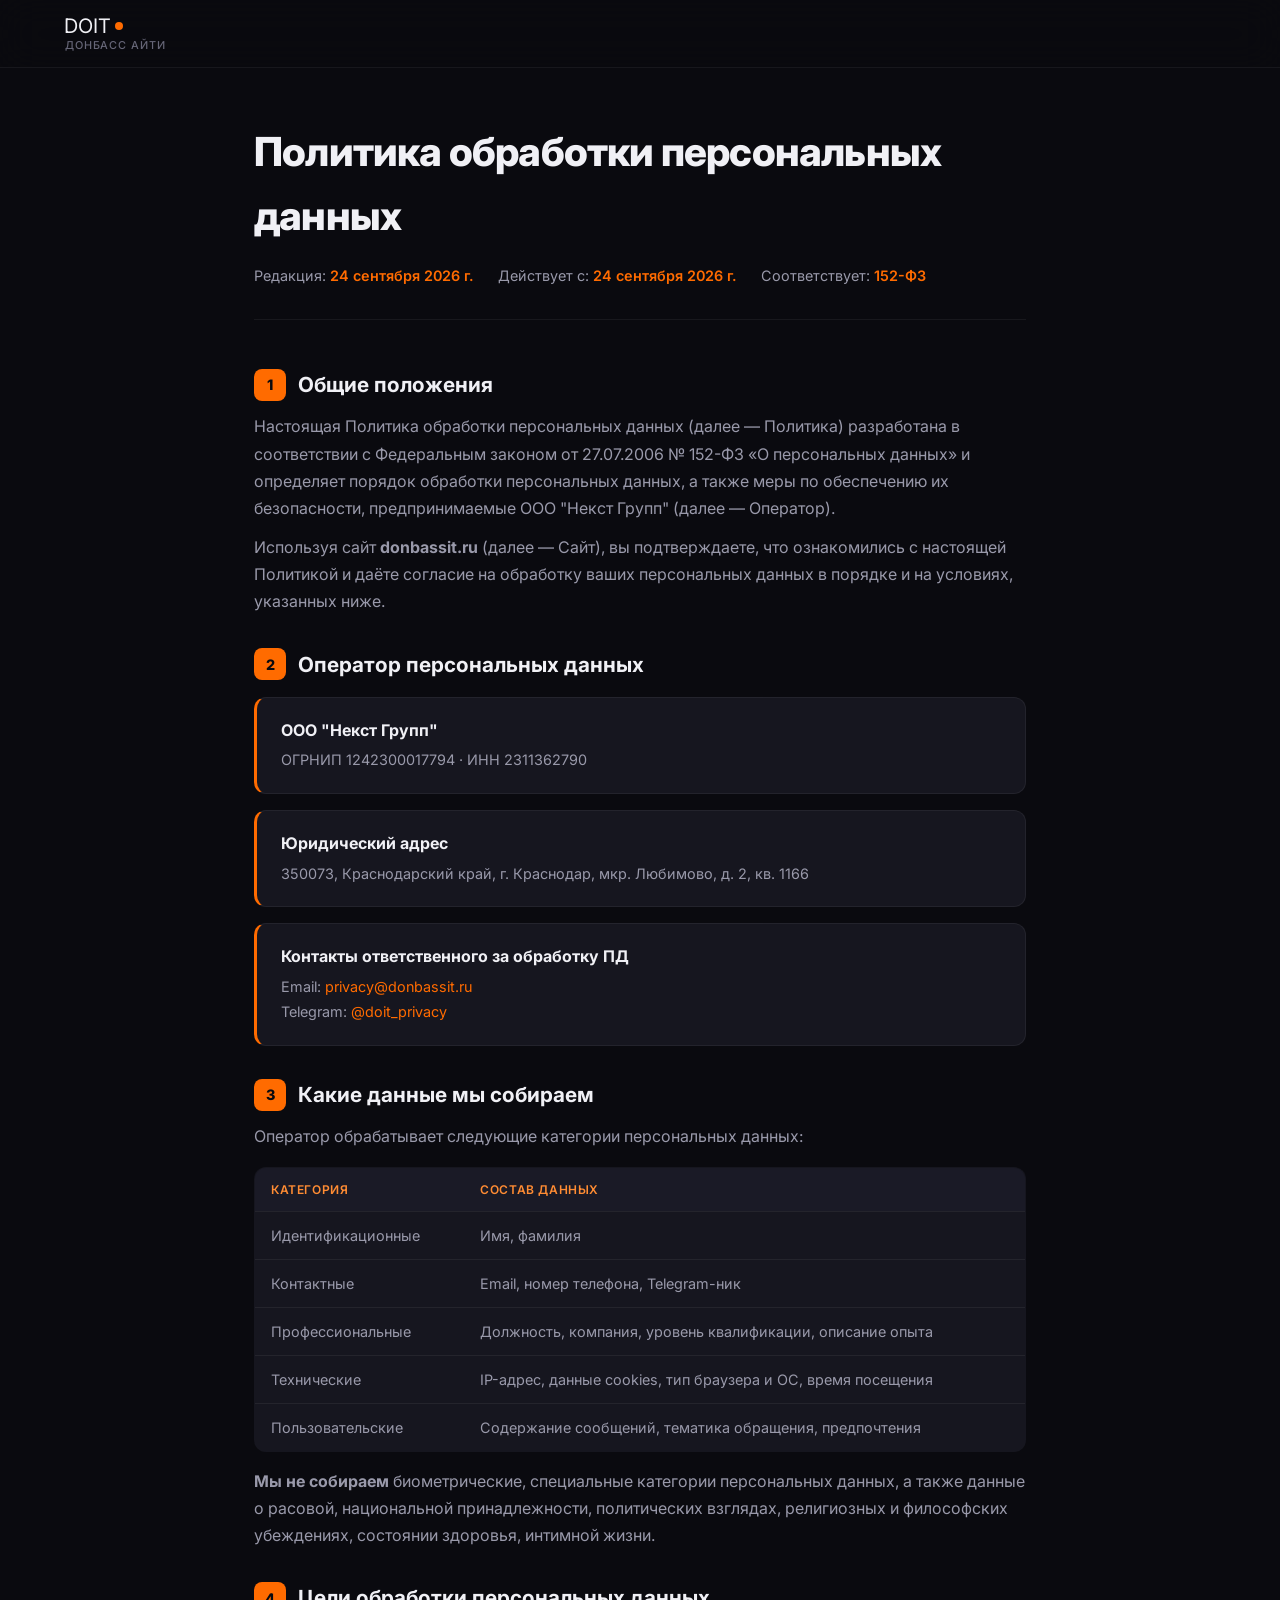
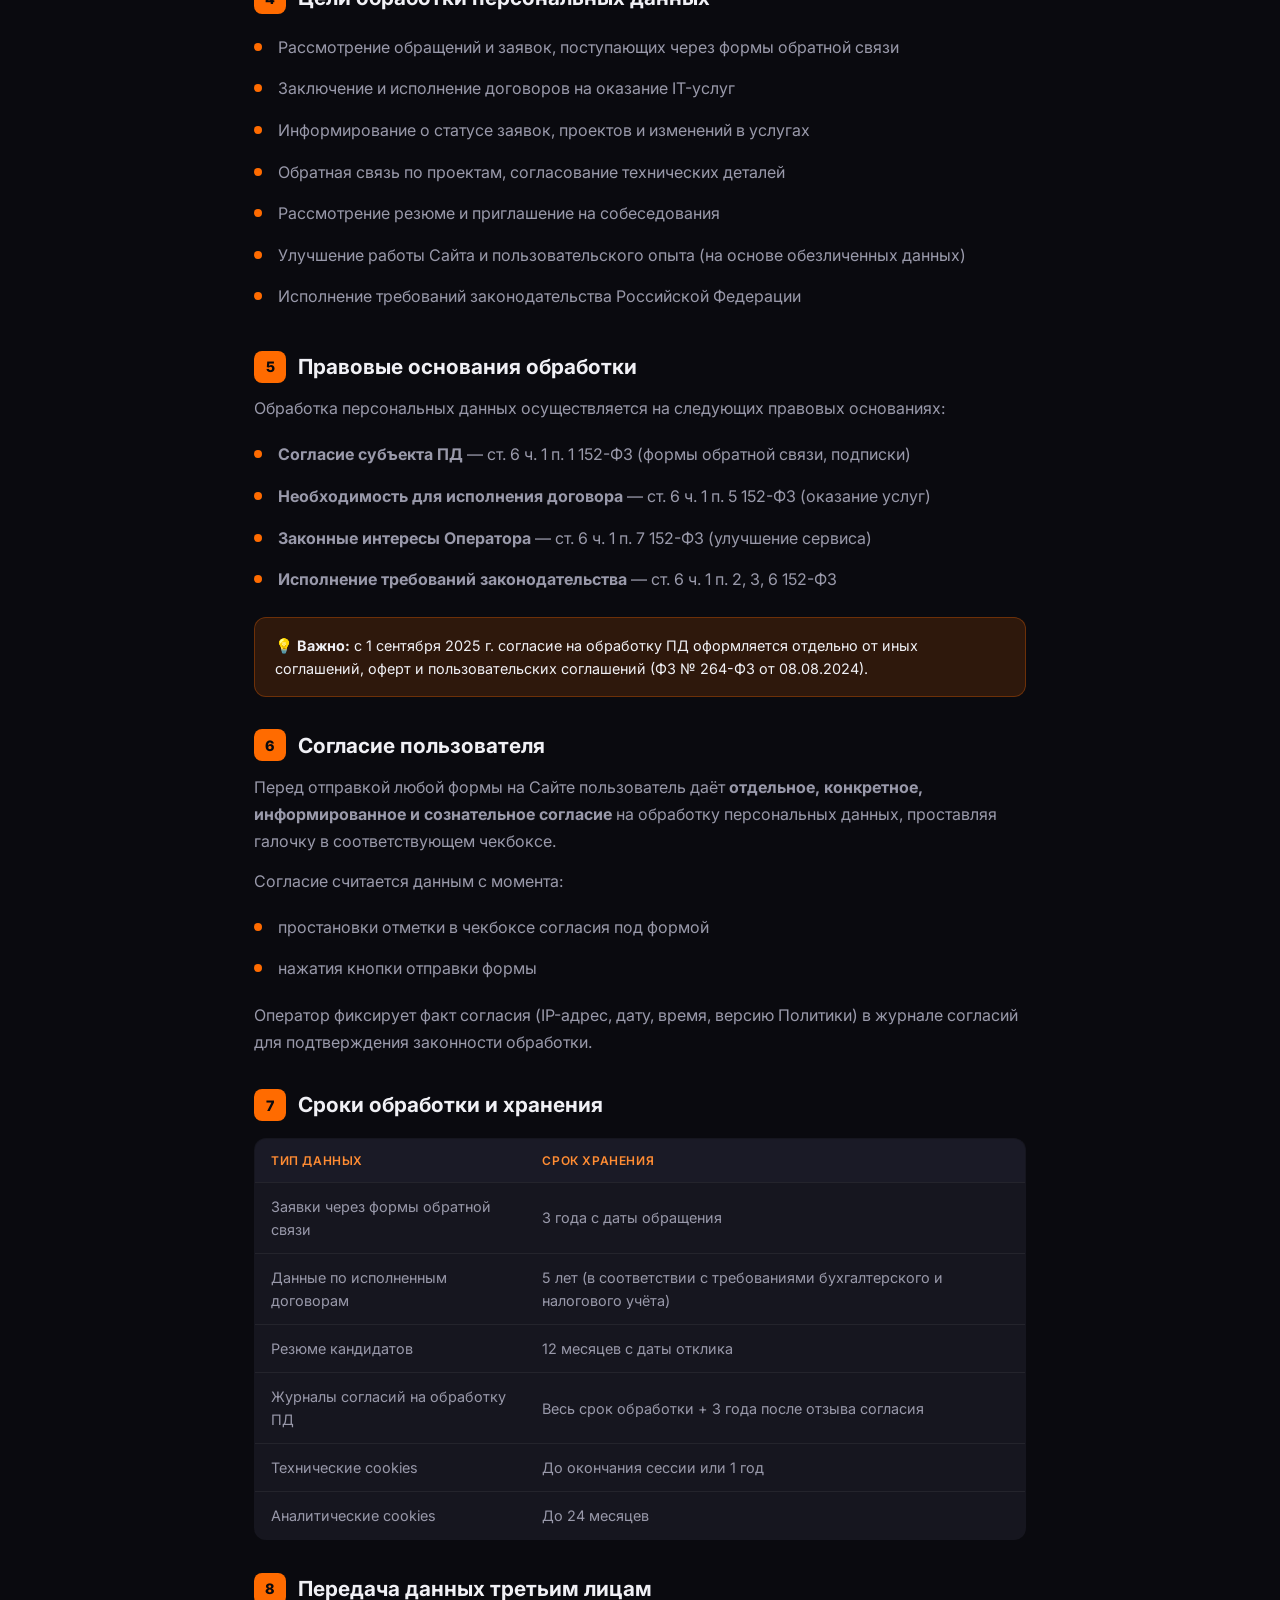
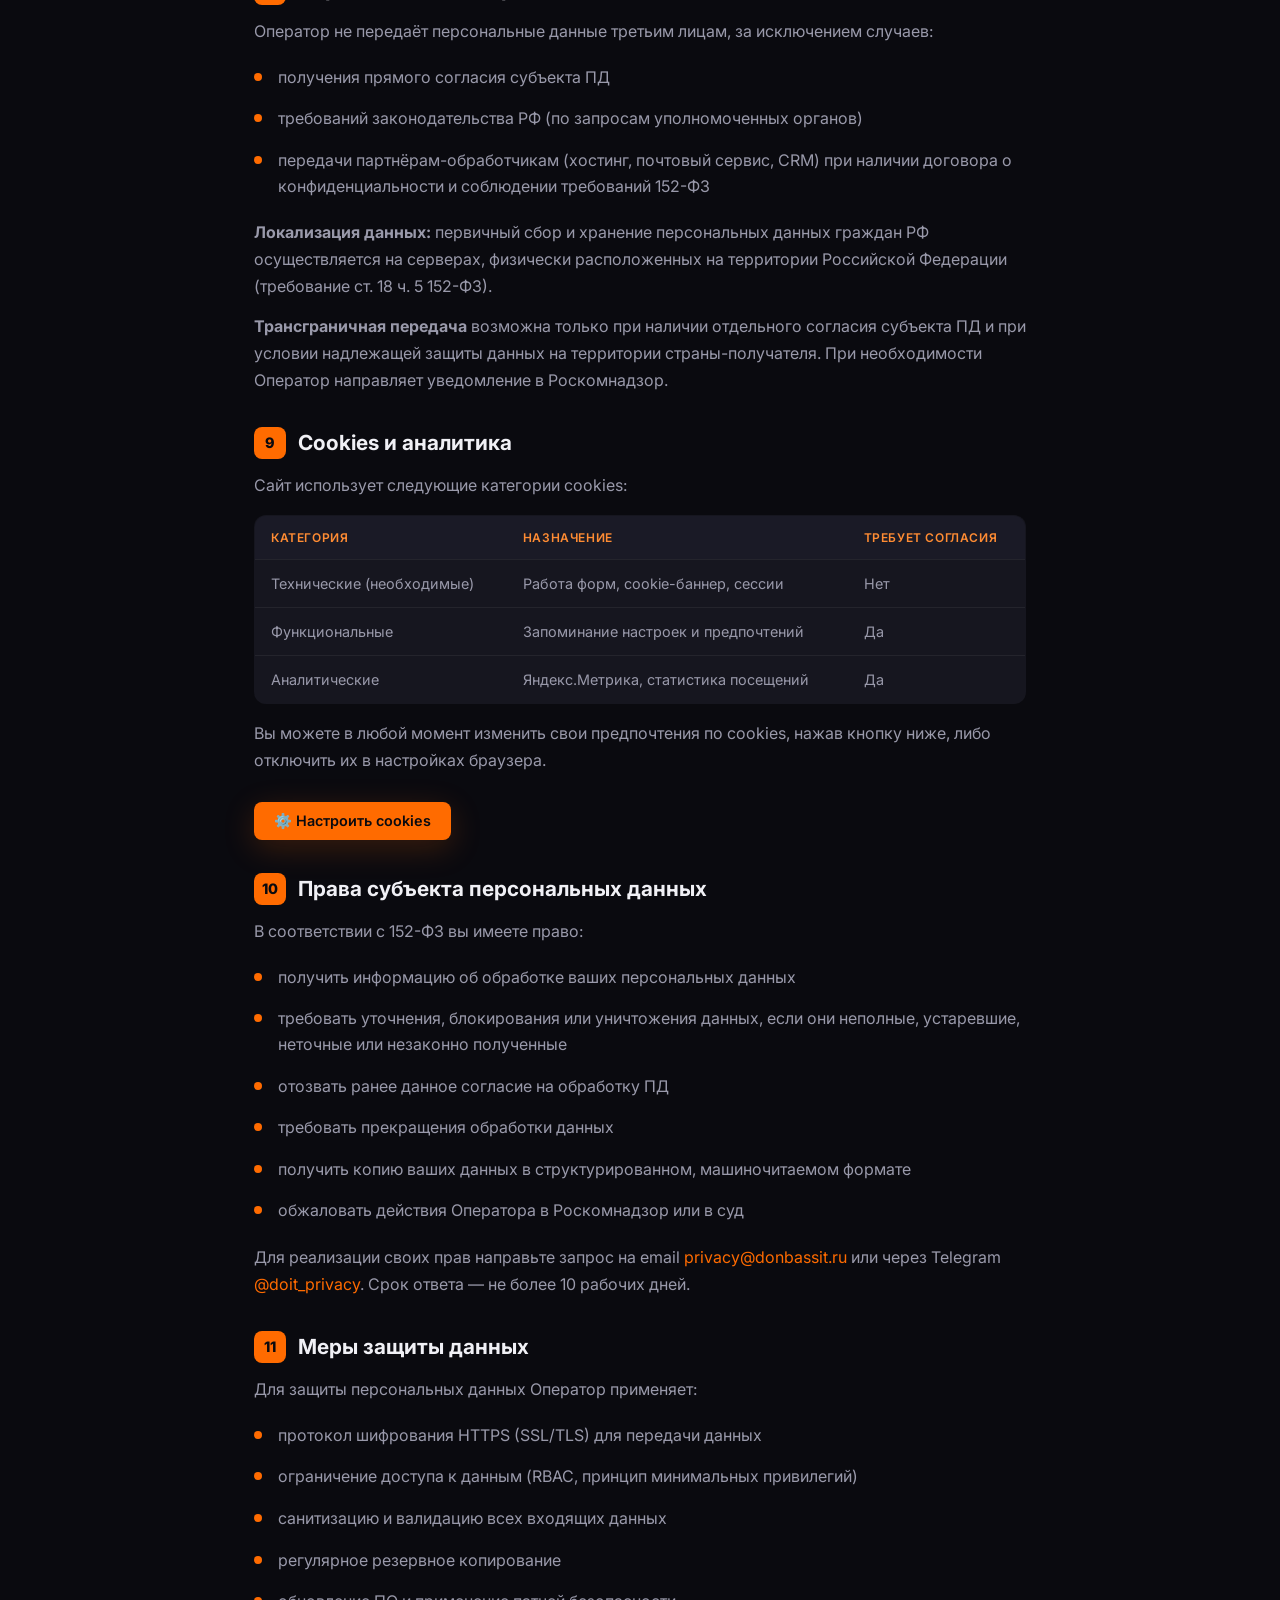
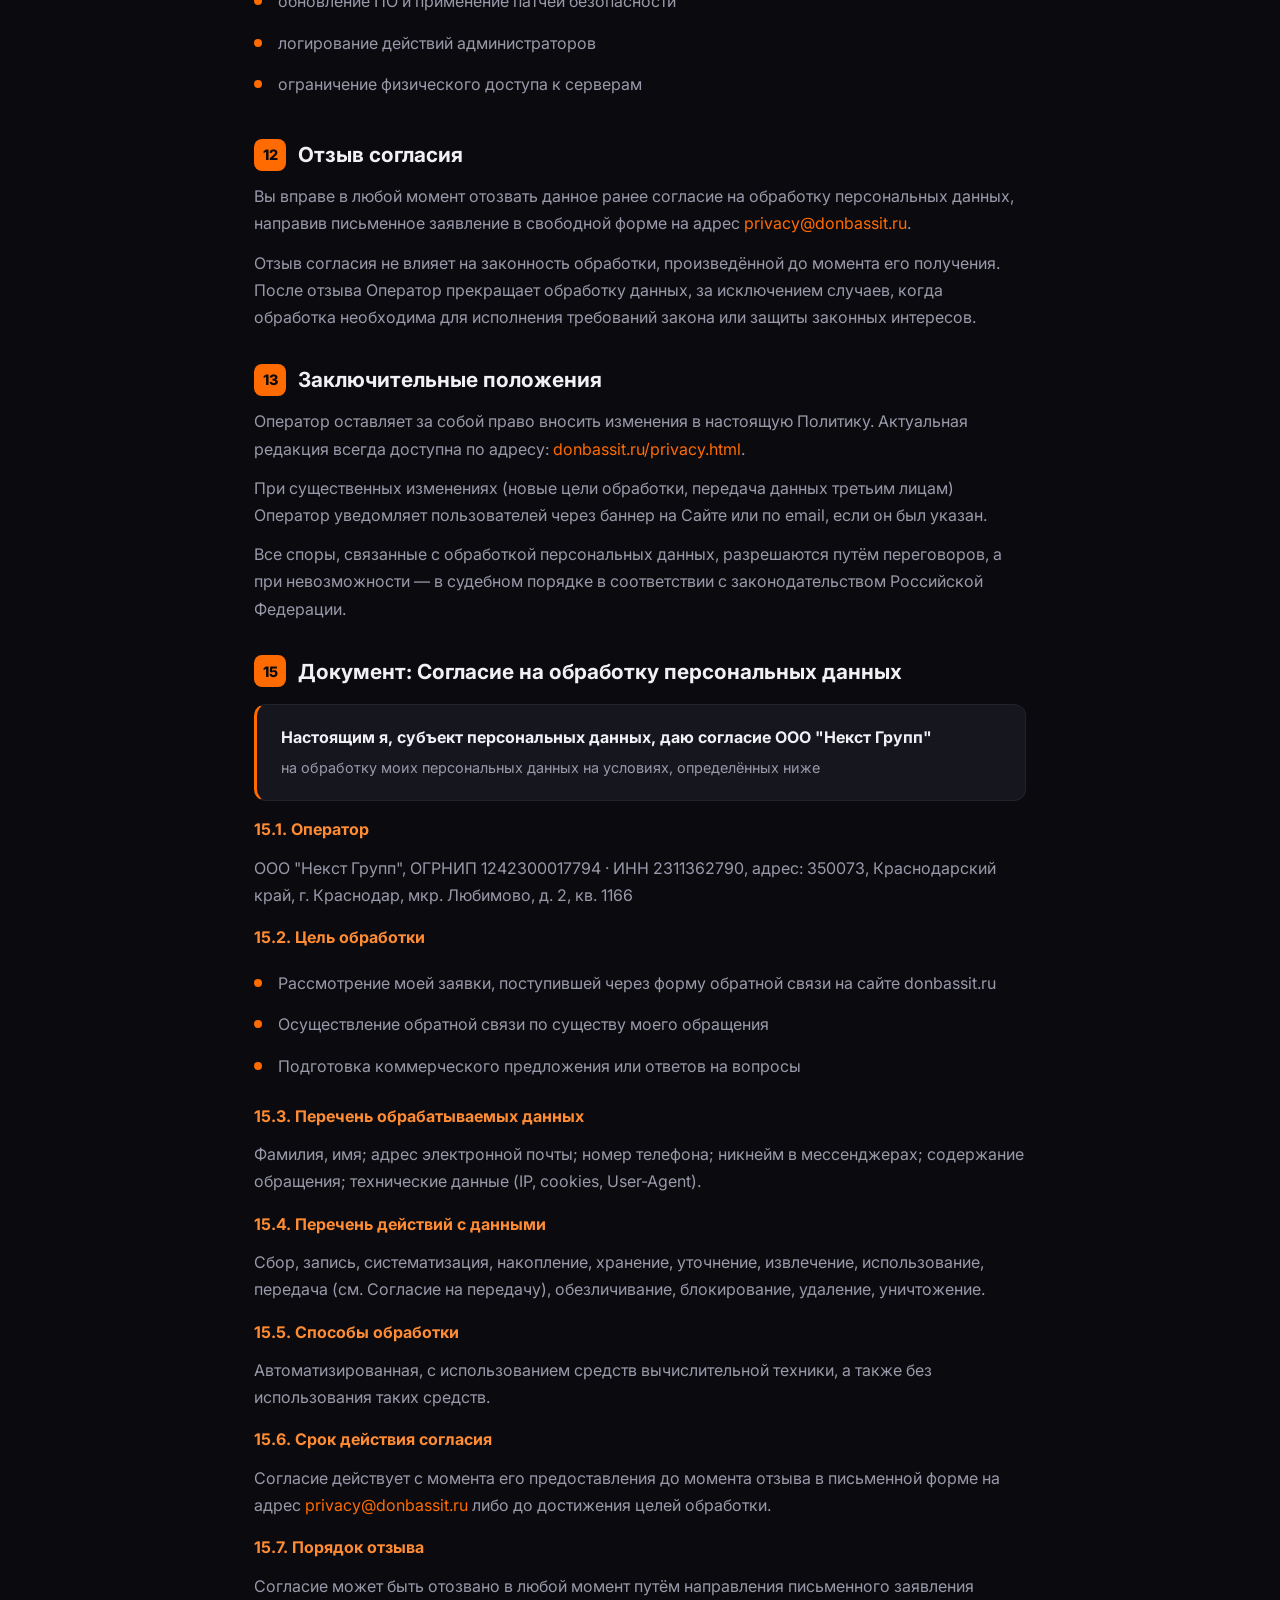
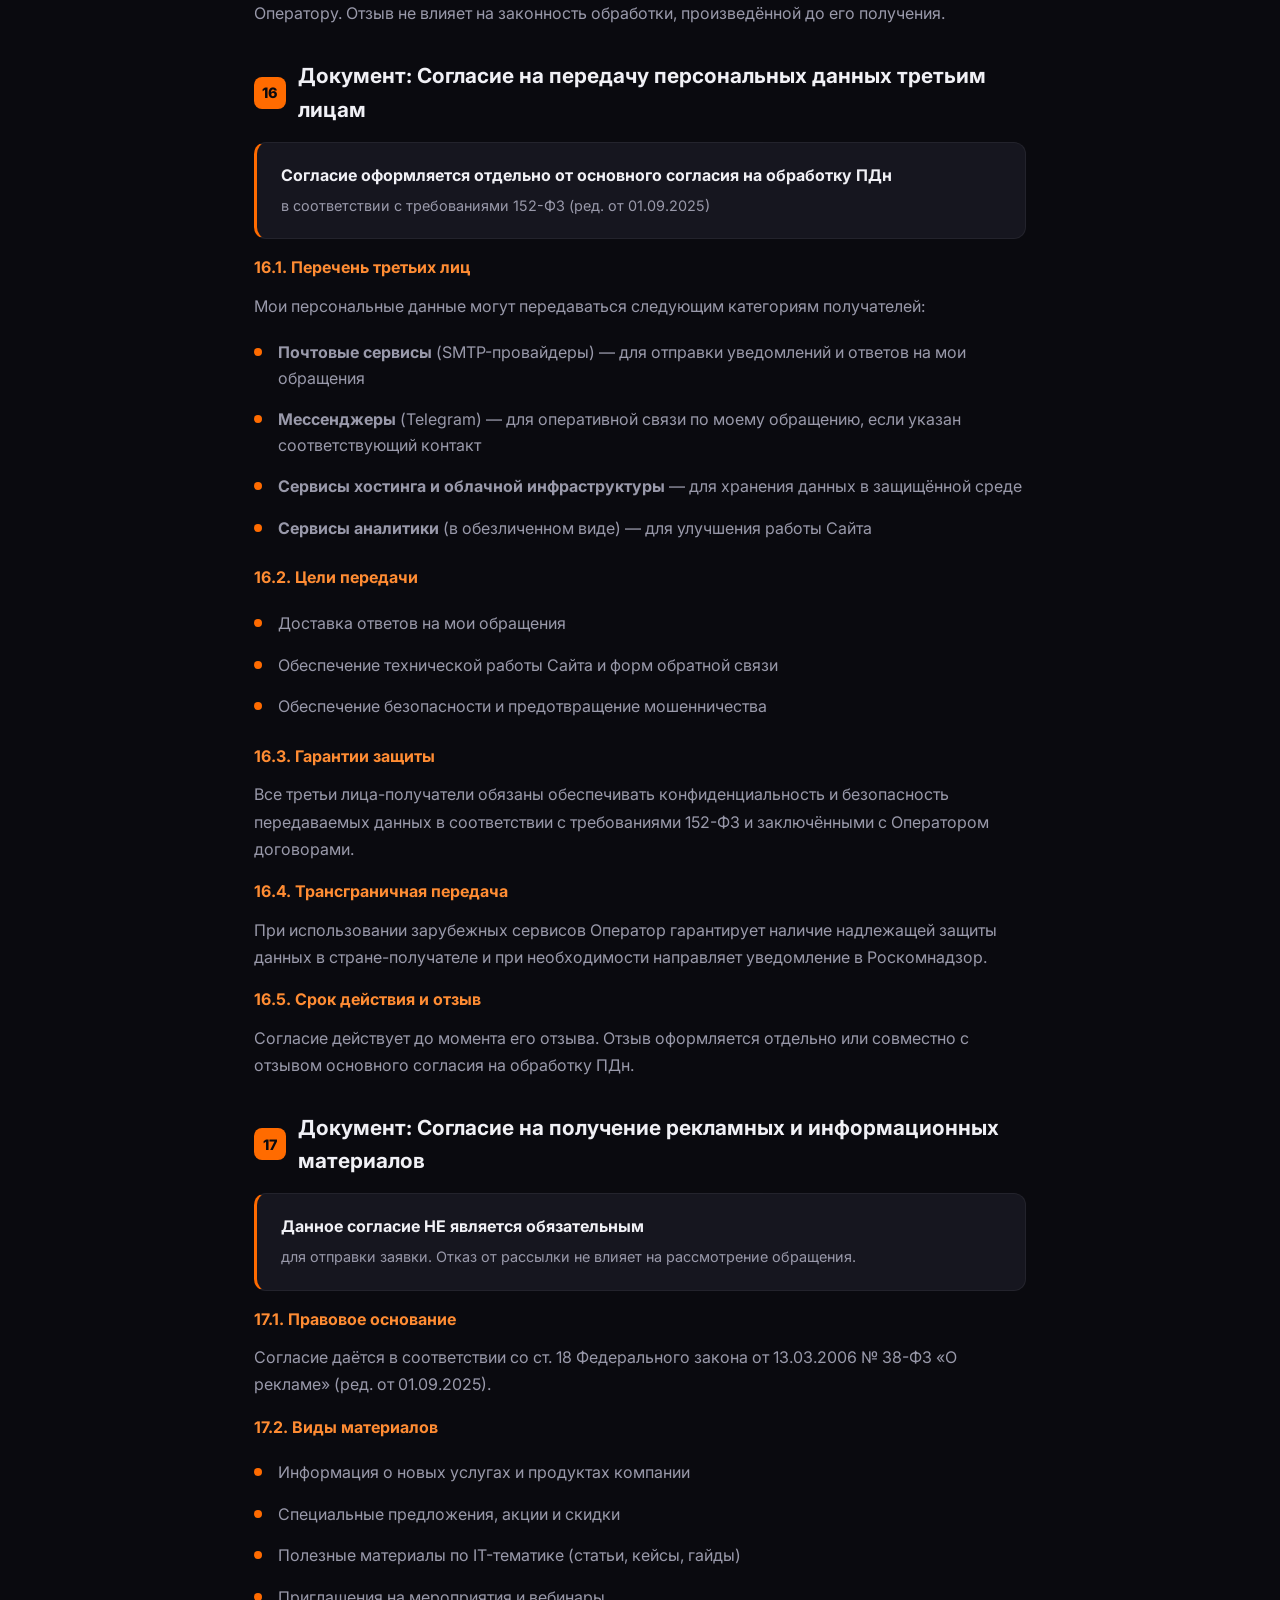
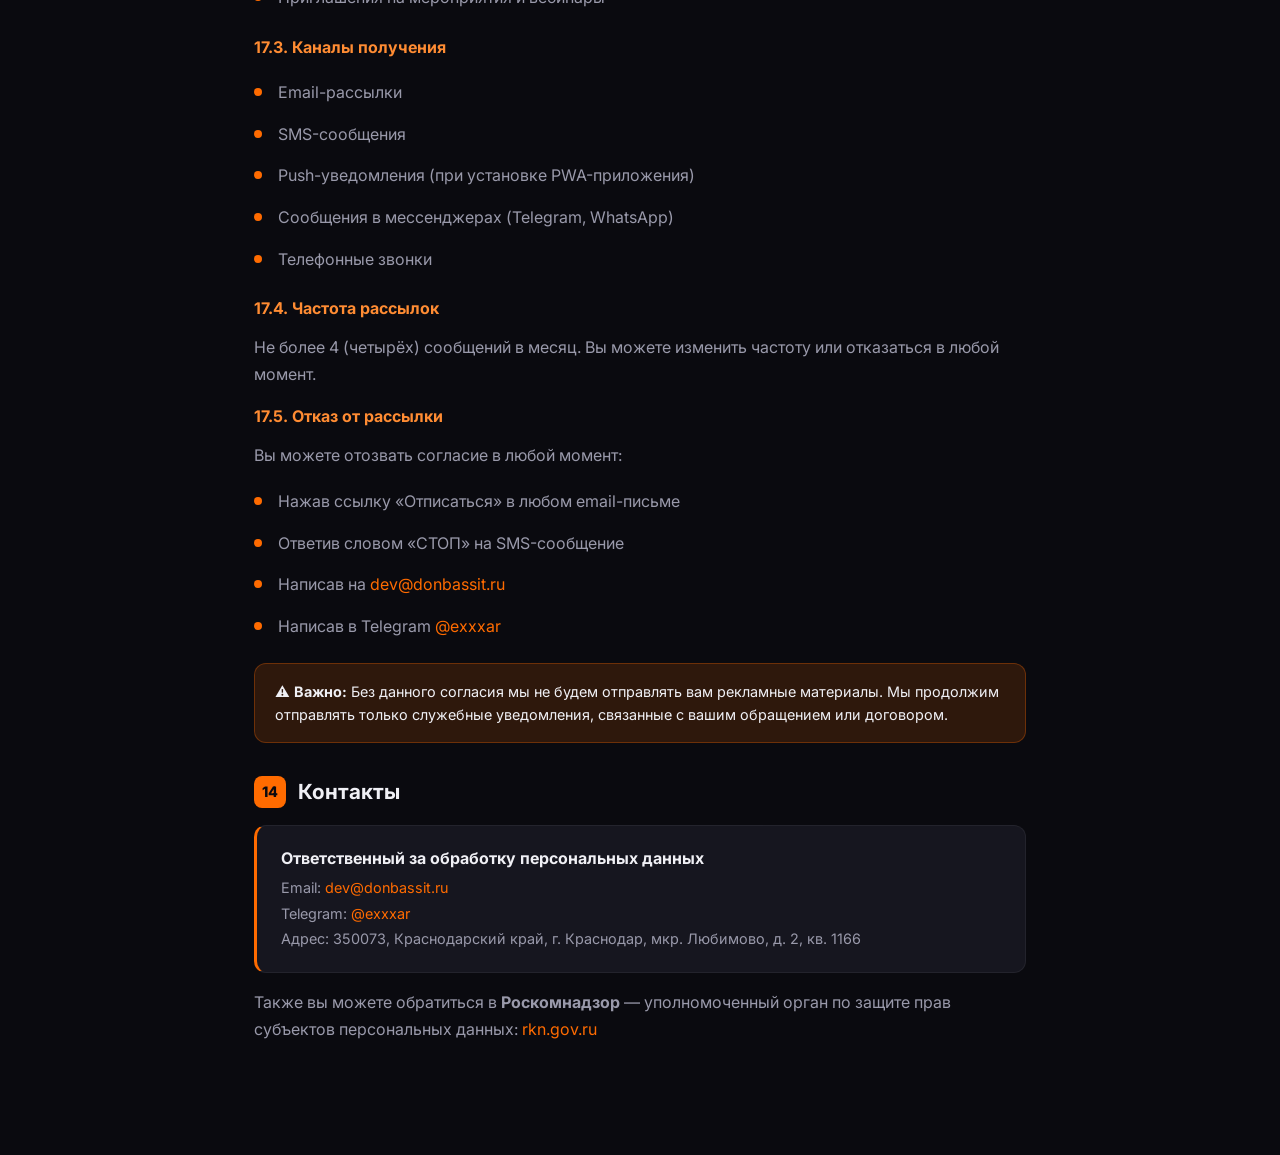
<file: privacy.html>
<!DOCTYPE html>
<html lang="ru">
<head>
    <meta charset="UTF-8">
    <meta name="viewport" content="width=device-width, initial-scale=1.0">

    <meta name="description" content="Политика обработки персональных данных компании Донбасс АйТи (DOIT) в соответствии с 152-ФЗ">
    <link rel="preconnect" href="https://fonts.googleapis.com">
    <link rel="preconnect" href="https://fonts.gstatic.com" crossorigin>
    <link href="https://fonts.googleapis.com/css2?family=Inter:wght@300;400;500;600;700;800;900&display=swap" rel="stylesheet">
    <link rel="stylesheet" href="assets/css/styles.css">

    <meta charset="UTF-8">
    <meta name="viewport" content="width=device-width, initial-scale=1.0">

    <title>Политика конфиденциальности — Донбасс АйТи (DOIT)</title>
    <meta name="description" content="Политика обработки персональных данных компании Донбасс АйТи (DOIT). Соответствие 152-ФЗ и 38-ФЗ (ред. от 01.09.2025).">
    <meta name="robots" content="noindex, follow">
    <link rel="canonical" href="https://donbassit.ru/privacy.html">

    <!-- Open Graph -->
    <meta property="og:type" content="website">
    <meta property="og:site_name" content="Донбасс АйТи (DOIT)">
    <meta property="og:title" content="Политика конфиденциальности — DOIT">
    <meta property="og:description" content="Политика обработки персональных данных в соответствии с 152-ФЗ и 38-ФЗ">
    <meta property="og:url" content="https://donbassit.ru/privacy.html">
    <meta property="og:image" content="https://donbassit.ru/og-image.php?title=Веб-разработка&subtitle=Laravel + Vue.js">
    <meta property="og:locale" content="ru_RU">

    <!-- Twitter -->
    <meta name="twitter:card" content="summary">
    <meta name="twitter:title" content="Политика конфиденциальности — DOIT">
    <meta name="twitter:description" content="Политика обработки персональных данных в соответствии с 152-ФЗ">
    <meta name="twitter:image" content="https://donbassit.ru/assets/images/og-cover.jpg">

    <meta name="theme-color" content="#0a0a0f">
    <style>
        .privacy {
            padding-top: 120px;
            padding-bottom: 80px;
        }
        .privacy__container {
            max-width: 820px;
            margin: 0 auto;
            padding: 0 24px;
        }
        .privacy__header {
            margin-bottom: 48px;
            padding-bottom: 32px;
            border-bottom: 1px solid var(--border);
        }
        .privacy__title {
            font-size: clamp(1.8rem, 4vw, 2.5rem);
            font-weight: 800;
            letter-spacing: -0.02em;
            margin-bottom: 16px;
        }
        .privacy__meta {
            display: flex;
            flex-wrap: wrap;
            gap: 24px;
            color: var(--text-secondary);
            font-size: 0.9rem;
        }
        .privacy__meta strong {
            color: var(--accent);
            font-weight: 600;
        }
        .privacy__section {
            margin-bottom: 32px;
        }
        .privacy__section h2 {
            font-size: 1.3rem;
            font-weight: 700;
            margin-bottom: 12px;
            color: var(--text-primary);
            display: flex;
            align-items: center;
            gap: 12px;
        }
        .privacy__section h2 .privacy__num {
            display: inline-flex;
            align-items: center;
            justify-content: center;
            width: 32px;
            height: 32px;
            background: var(--accent);
            color: var(--text-inverse);
            border-radius: 8px;
            font-size: 0.9rem;
            font-weight: 800;
            flex-shrink: 0;
        }
        .privacy__section p {
            color: var(--text-secondary);
            line-height: 1.7;
            margin-bottom: 12px;
        }
        .privacy__section ul {
            list-style: none;
            padding: 0;
            margin: 12px 0;
        }
        .privacy__section ul li {
            position: relative;
            padding: 8px 0 8px 24px;
            color: var(--text-secondary);
            line-height: 1.6;
        }
        .privacy__section ul li::before {
            content: '';
            position: absolute;
            left: 0;
            top: 16px;
            width: 8px;
            height: 8px;
            background: var(--accent);
            border-radius: 50%;
        }
        .privacy__table {
            width: 100%;
            border-collapse: collapse;
            margin: 16px 0;
            background: var(--bg-card);
            border-radius: var(--radius-md);
            overflow: hidden;
            border: 1px solid var(--border);
        }
        .privacy__table th,
        .privacy__table td {
            padding: 12px 16px;
            text-align: left;
            border-bottom: 1px solid var(--border);
            font-size: 0.9rem;
        }
        .privacy__table th {
            background: var(--bg-elevated);
            color: var(--accent-light);
            font-weight: 600;
            text-transform: uppercase;
            font-size: 0.75rem;
            letter-spacing: 0.05em;
        }
        .privacy__table td {
            color: var(--text-secondary);
        }
        .privacy__table tr:last-child td {
            border-bottom: none;
        }
        .privacy__card {
            padding: 20px 24px;
            background: var(--bg-card);
            border: 1px solid var(--border);
            border-left: 3px solid var(--accent);
            border-radius: var(--radius-md);
            margin: 16px 0;
        }
        .privacy__card strong {
            color: var(--text-primary);
            display: block;
            margin-bottom: 4px;
        }
        .privacy__card span {
            color: var(--text-secondary);
            font-size: 0.9rem;
        }
        .privacy__back {
            display: inline-flex;
            align-items: center;
            gap: 8px;
            margin-bottom: 32px;
            color: var(--accent);
            font-weight: 500;
            transition: var(--transition);
        }
        .privacy__back:hover {
            gap: 12px;
        }
        .privacy__cookies-info {
            padding: 16px 20px;
            background: var(--accent-glow);
            border: 1px solid var(--border-accent);
            border-radius: var(--radius-md);
            margin: 16px 0;
            color: var(--text-primary);
            font-size: 0.9rem;
        }
    </style>
</head>
<body>
<header class="privacy-header-bar">
    <div class="privacy-header-bar__inner">
        <a href="/" class="logo">
            <div class="logo__main">
                <span class="logo__text">DOIT</span>
                <span class="logo__dot"></span>
            </div>
            <span class="logo__subtitle">Донбасс АйТи</span>
        </a>
    </div>
</header>

    <main class="privacy">
        <div class="privacy__container">
            <header class="privacy__header">
                <h1 class="privacy__title">Политика обработки персональных данных</h1>
                <div class="privacy__meta">
                    <span>Редакция: <strong>24 сентября 2026 г.</strong></span>
                    <span>Действует с: <strong>24 сентября 2026 г.</strong></span>
                    <span>Соответствует: <strong>152-ФЗ</strong></span>
                </div>
            </header>

            <section class="privacy__section">
                <h2><span class="privacy__num">1</span>Общие положения</h2>
                <p>
                    Настоящая Политика обработки персональных данных (далее — Политика) разработана в соответствии
                    с Федеральным законом от 27.07.2006 № 152-ФЗ «О персональных данных» и определяет порядок
                    обработки персональных данных, а также меры по обеспечению их безопасности, предпринимаемые
                    ООО "Некст Групп" (далее — Оператор).
                </p>
                <p>
                    Используя сайт <strong>donbassit.ru</strong> (далее — Сайт), вы подтверждаете, что ознакомились
                    с настоящей Политикой и даёте согласие на обработку ваших персональных данных в порядке и на
                    условиях, указанных ниже.
                </p>
            </section>

            <section class="privacy__section">
                <h2><span class="privacy__num">2</span>Оператор персональных данных</h2>
                <div class="privacy__card">
                    <strong>ООО "Некст Групп"</strong>
                    <span>ОГРНИП 1242300017794 · ИНН 2311362790</span>
                </div>
                <div class="privacy__card">
                    <strong>Юридический адрес</strong>
                    <span>350073, Краснодарский край, г. Краснодар, мкр. Любимово, д. 2, кв. 1166</span>
                </div>
                <div class="privacy__card">
                    <strong>Контакты ответственного за обработку ПД</strong>
                    <span>
                        Email: <a href="mailto:privacy@donbassit.ru" style="color: var(--accent);">privacy@donbassit.ru</a><br>
                        Telegram: <a href="https://t.me/doit_privacy" style="color: var(--accent);">@doit_privacy</a>
                    </span>
                </div>
            </section>

            <section class="privacy__section">
                <h2><span class="privacy__num">3</span>Какие данные мы собираем</h2>
                <p>Оператор обрабатывает следующие категории персональных данных:</p>
                <table class="privacy__table">
                    <thead>
                        <tr>
                            <th>Категория</th>
                            <th>Состав данных</th>
                        </tr>
                    </thead>
                    <tbody>
                        <tr>
                            <td>Идентификационные</td>
                            <td>Имя, фамилия</td>
                        </tr>
                        <tr>
                            <td>Контактные</td>
                            <td>Email, номер телефона, Telegram-ник</td>
                        </tr>
                        <tr>
                            <td>Профессиональные</td>
                            <td>Должность, компания, уровень квалификации, описание опыта</td>
                        </tr>
                        <tr>
                            <td>Технические</td>
                            <td>IP-адрес, данные cookies, тип браузера и ОС, время посещения</td>
                        </tr>
                        <tr>
                            <td>Пользовательские</td>
                            <td>Содержание сообщений, тематика обращения, предпочтения</td>
                        </tr>
                    </tbody>
                </table>
                <p>
                    <strong>Мы не собираем</strong> биометрические, специальные категории персональных данных,
                    а также данные о расовой, национальной принадлежности, политических взглядах, религиозных
                    и философских убеждениях, состоянии здоровья, интимной жизни.
                </p>
            </section>

            <section class="privacy__section">
                <h2><span class="privacy__num">4</span>Цели обработки персональных данных</h2>
                <ul>
                    <li>Рассмотрение обращений и заявок, поступающих через формы обратной связи</li>
                    <li>Заключение и исполнение договоров на оказание IT-услуг</li>
                    <li>Информирование о статусе заявок, проектов и изменений в услугах</li>
                    <li>Обратная связь по проектам, согласование технических деталей</li>
                    <li>Рассмотрение резюме и приглашение на собеседования</li>
                    <li>Улучшение работы Сайта и пользовательского опыта (на основе обезличенных данных)</li>
                    <li>Исполнение требований законодательства Российской Федерации</li>
                </ul>
            </section>

            <section class="privacy__section">
                <h2><span class="privacy__num">5</span>Правовые основания обработки</h2>
                <p>Обработка персональных данных осуществляется на следующих правовых основаниях:</p>
                <ul>
                    <li><strong>Согласие субъекта ПД</strong> — ст. 6 ч. 1 п. 1 152-ФЗ (формы обратной связи, подписки)</li>
                    <li><strong>Необходимость для исполнения договора</strong> — ст. 6 ч. 1 п. 5 152-ФЗ (оказание услуг)</li>
                    <li><strong>Законные интересы Оператора</strong> — ст. 6 ч. 1 п. 7 152-ФЗ (улучшение сервиса)</li>
                    <li><strong>Исполнение требований законодательства</strong> — ст. 6 ч. 1 п. 2, 3, 6 152-ФЗ</li>
                </ul>
                <div class="privacy__cookies-info">
                    💡 <strong>Важно:</strong> с 1 сентября 2025 г. согласие на обработку ПД оформляется отдельно от
                    иных соглашений, оферт и пользовательских соглашений (ФЗ № 264-ФЗ от 08.08.2024).
                </div>
            </section>

            <section class="privacy__section">
                <h2><span class="privacy__num">6</span>Согласие пользователя</h2>
                <p>
                    Перед отправкой любой формы на Сайте пользователь даёт <strong>отдельное, конкретное,
                    информированное и сознательное согласие</strong> на обработку персональных данных,
                    проставляя галочку в соответствующем чекбоксе.
                </p>
                <p>Согласие считается данным с момента:</p>
                <ul>
                    <li>простановки отметки в чекбоксе согласия под формой</li>
                    <li>нажатия кнопки отправки формы</li>
                </ul>
                <p>
                    Оператор фиксирует факт согласия (IP-адрес, дату, время, версию Политики) в журнале
                    согласий для подтверждения законности обработки.
                </p>
            </section>

            <section class="privacy__section">
                <h2><span class="privacy__num">7</span>Сроки обработки и хранения</h2>
                <table class="privacy__table">
                    <thead>
                        <tr>
                            <th>Тип данных</th>
                            <th>Срок хранения</th>
                        </tr>
                    </thead>
                    <tbody>
                        <tr>
                            <td>Заявки через формы обратной связи</td>
                            <td>3 года с даты обращения</td>
                        </tr>
                        <tr>
                            <td>Данные по исполненным договорам</td>
                            <td>5 лет (в соответствии с требованиями бухгалтерского и налогового учёта)</td>
                        </tr>
                        <tr>
                            <td>Резюме кандидатов</td>
                            <td>12 месяцев с даты отклика</td>
                        </tr>
                        <tr>
                            <td>Журналы согласий на обработку ПД</td>
                            <td>Весь срок обработки + 3 года после отзыва согласия</td>
                        </tr>
                        <tr>
                            <td>Технические cookies</td>
                            <td>До окончания сессии или 1 год</td>
                        </tr>
                        <tr>
                            <td>Аналитические cookies</td>
                            <td>До 24 месяцев</td>
                        </tr>
                    </tbody>
                </table>
            </section>

            <section class="privacy__section">
                <h2><span class="privacy__num">8</span>Передача данных третьим лицам</h2>
                <p>Оператор не передаёт персональные данные третьим лицам, за исключением случаев:</p>
                <ul>
                    <li>получения прямого согласия субъекта ПД</li>
                    <li>требований законодательства РФ (по запросам уполномоченных органов)</li>
                    <li>передачи партнёрам-обработчикам (хостинг, почтовый сервис, CRM) при наличии договора
                        о конфиденциальности и соблюдении требований 152-ФЗ</li>
                </ul>
                <p>
                    <strong>Локализация данных:</strong> первичный сбор и хранение персональных данных
                    граждан РФ осуществляется на серверах, физически расположенных на территории
                    Российской Федерации (требование ст. 18 ч. 5 152-ФЗ).
                </p>
                <p>
                    <strong>Трансграничная передача</strong> возможна только при наличии отдельного
                    согласия субъекта ПД и при условии надлежащей защиты данных на территории страны-получателя.
                    При необходимости Оператор направляет уведомление в Роскомнадзор.
                </p>
            </section>

            <section class="privacy__section">
                <h2><span class="privacy__num">9</span>Cookies и аналитика</h2>
                <p>Сайт использует следующие категории cookies:</p>
                <table class="privacy__table">
                    <thead>
                        <tr>
                            <th>Категория</th>
                            <th>Назначение</th>
                            <th>Требует согласия</th>
                        </tr>
                    </thead>
                    <tbody>
                        <tr>
                            <td>Технические (необходимые)</td>
                            <td>Работа форм, cookie-баннер, сессии</td>
                            <td>Нет</td>
                        </tr>
                        <tr>
                            <td>Функциональные</td>
                            <td>Запоминание настроек и предпочтений</td>
                            <td>Да</td>
                        </tr>
                        <tr>
                            <td>Аналитические</td>
                            <td>Яндекс.Метрика, статистика посещений</td>
                            <td>Да</td>
                        </tr>
                    </tbody>
                </table>
                <p>
                    Вы можете в любой момент изменить свои предпочтения по cookies, нажав кнопку ниже,
                    либо отключить их в настройках браузера.
                </p>
                <button class="btn btn--accent" onclick="window.showCookieSettings && window.showCookieSettings()" style="margin-top: 16px;">
                    ⚙️ Настроить cookies
                </button>
            </section>

            <section class="privacy__section">
                <h2><span class="privacy__num">10</span>Права субъекта персональных данных</h2>
                <p>В соответствии с 152-ФЗ вы имеете право:</p>
                <ul>
                    <li>получить информацию об обработке ваших персональных данных</li>
                    <li>требовать уточнения, блокирования или уничтожения данных, если они неполные, устаревшие,
                        неточные или незаконно полученные</li>
                    <li>отозвать ранее данное согласие на обработку ПД</li>
                    <li>требовать прекращения обработки данных</li>
                    <li>получить копию ваших данных в структурированном, машиночитаемом формате</li>
                    <li>обжаловать действия Оператора в Роскомнадзор или в суд</li>
                </ul>
                <p>
                    Для реализации своих прав направьте запрос на email
                    <a href="mailto:privacy@donbassit.ru" style="color: var(--accent);">privacy@donbassit.ru</a>
                    или через Telegram
                    <a href="https://t.me/doit_privacy" style="color: var(--accent);">@doit_privacy</a>.
                    Срок ответа — не более 10 рабочих дней.
                </p>
            </section>

            <section class="privacy__section">
                <h2><span class="privacy__num">11</span>Меры защиты данных</h2>
                <p>Для защиты персональных данных Оператор применяет:</p>
                <ul>
                    <li>протокол шифрования HTTPS (SSL/TLS) для передачи данных</li>
                    <li>ограничение доступа к данным (RBAC, принцип минимальных привилегий)</li>
                    <li>санитизацию и валидацию всех входящих данных</li>
                    <li>регулярное резервное копирование</li>
                    <li>обновление ПО и применение патчей безопасности</li>
                    <li>логирование действий администраторов</li>
                    <li>ограничение физического доступа к серверам</li>
                </ul>
            </section>

            <section class="privacy__section">
                <h2><span class="privacy__num">12</span>Отзыв согласия</h2>
                <p>
                    Вы вправе в любой момент отозвать данное ранее согласие на обработку персональных данных,
                    направив письменное заявление в свободной форме на адрес
                    <a href="mailto:privacy@donbassit.ru" style="color: var(--accent);">privacy@donbassit.ru</a>.
                </p>
                <p>
                    Отзыв согласия не влияет на законность обработки, произведённой до момента его получения.
                    После отзыва Оператор прекращает обработку данных, за исключением случаев, когда обработка
                    необходима для исполнения требований закона или защиты законных интересов.
                </p>
            </section>

            <section class="privacy__section">
                <h2><span class="privacy__num">13</span>Заключительные положения</h2>
                <p>
                    Оператор оставляет за собой право вносить изменения в настоящую Политику.
                    Актуальная редакция всегда доступна по адресу:
                    <a href="privacy.html" style="color: var(--accent);">donbassit.ru/privacy.html</a>.
                </p>
                <p>
                    При существенных изменениях (новые цели обработки, передача данных третьим лицам)
                    Оператор уведомляет пользователей через баннер на Сайте или по email, если он был указан.
                </p>
                <p>
                    Все споры, связанные с обработкой персональных данных, разрешаются путём переговоров,
                    а при невозможности — в судебном порядке в соответствии с законодательством Российской Федерации.
                </p>
            </section>

            <section class="privacy__section" id="pd-consent">
                <h2><span class="privacy__num">15</span>Документ: Согласие на обработку персональных данных</h2>
                <div class="privacy__card">
                    <strong>Настоящим я, субъект персональных данных, даю согласие ООО "Некст Групп"</strong>
                    <span>на обработку моих персональных данных на условиях, определённых ниже</span>
                </div>

                <h3 style="font-size: 1rem; margin: 16px 0 12px; color: var(--accent-light);">
                    15.1. Оператор
                </h3>
                <p>ООО "Некст Групп", ОГРНИП 1242300017794 · ИНН 2311362790, адрес: 350073, Краснодарский край, г. Краснодар, мкр. Любимово, д. 2, кв. 1166</p>

                <h3 style="font-size: 1rem; margin: 16px 0 12px; color: var(--accent-light);">
                    15.2. Цель обработки
                </h3>
                <ul>
                    <li>Рассмотрение моей заявки, поступившей через форму обратной связи на сайте donbassit.ru</li>
                    <li>Осуществление обратной связи по существу моего обращения</li>
                    <li>Подготовка коммерческого предложения или ответов на вопросы</li>
                </ul>

                <h3 style="font-size: 1rem; margin: 16px 0 12px; color: var(--accent-light);">
                    15.3. Перечень обрабатываемых данных
                </h3>
                <p>Фамилия, имя; адрес электронной почты; номер телефона; никнейм в мессенджерах; содержание обращения; технические данные (IP, cookies, User-Agent).</p>

                <h3 style="font-size: 1rem; margin: 16px 0 12px; color: var(--accent-light);">
                    15.4. Перечень действий с данными
                </h3>
                <p>Сбор, запись, систематизация, накопление, хранение, уточнение, извлечение, использование, передача (см. Согласие на передачу), обезличивание, блокирование, удаление, уничтожение.</p>

                <h3 style="font-size: 1rem; margin: 16px 0 12px; color: var(--accent-light);">
                    15.5. Способы обработки
                </h3>
                <p>Автоматизированная, с использованием средств вычислительной техники, а также без использования таких средств.</p>

                <h3 style="font-size: 1rem; margin: 16px 0 12px; color: var(--accent-light);">
                    15.6. Срок действия согласия
                </h3>
                <p>Согласие действует с момента его предоставления до момента отзыва в письменной форме на адрес <a href="mailto:privacy@donbassit.ru" style="color: var(--accent);">privacy@donbassit.ru</a> либо до достижения целей обработки.</p>

                <h3 style="font-size: 1rem; margin: 16px 0 12px; color: var(--accent-light);">
                    15.7. Порядок отзыва
                </h3>
                <p>Согласие может быть отозвано в любой момент путём направления письменного заявления Оператору. Отзыв не влияет на законность обработки, произведённой до его получения.</p>
            </section>

            <section class="privacy__section" id="transfer-consent">
                <h2><span class="privacy__num">16</span>Документ: Согласие на передачу персональных данных третьим лицам</h2>
                <div class="privacy__card">
                    <strong>Согласие оформляется отдельно от основного согласия на обработку ПДн</strong>
                    <span>в соответствии с требованиями 152-ФЗ (ред. от 01.09.2025)</span>
                </div>

                <h3 style="font-size: 1rem; margin: 16px 0 12px; color: var(--accent-light);">
                    16.1. Перечень третьих лиц
                </h3>
                <p>Мои персональные данные могут передаваться следующим категориям получателей:</p>
                <ul>
                    <li><strong>Почтовые сервисы</strong> (SMTP-провайдеры) — для отправки уведомлений и ответов на мои обращения</li>
                    <li><strong>Мессенджеры</strong> (Telegram) — для оперативной связи по моему обращению, если указан соответствующий контакт</li>
                    <li><strong>Сервисы хостинга и облачной инфраструктуры</strong> — для хранения данных в защищённой среде</li>
                    <li><strong>Сервисы аналитики</strong> (в обезличенном виде) — для улучшения работы Сайта</li>
                </ul>

                <h3 style="font-size: 1rem; margin: 16px 0 12px; color: var(--accent-light);">
                    16.2. Цели передачи
                </h3>
                <ul>
                    <li>Доставка ответов на мои обращения</li>
                    <li>Обеспечение технической работы Сайта и форм обратной связи</li>
                    <li>Обеспечение безопасности и предотвращение мошенничества</li>
                </ul>

                <h3 style="font-size: 1rem; margin: 16px 0 12px; color: var(--accent-light);">
                    16.3. Гарантии защиты
                </h3>
                <p>Все третьи лица-получатели обязаны обеспечивать конфиденциальность и безопасность передаваемых данных в соответствии с требованиями 152-ФЗ и заключёнными с Оператором договорами.</p>

                <h3 style="font-size: 1rem; margin: 16px 0 12px; color: var(--accent-light);">
                    16.4. Трансграничная передача
                </h3>
                <p>При использовании зарубежных сервисов Оператор гарантирует наличие надлежащей защиты данных в стране-получателе и при необходимости направляет уведомление в Роскомнадзор.</p>

                <h3 style="font-size: 1rem; margin: 16px 0 12px; color: var(--accent-light);">
                    16.5. Срок действия и отзыв
                </h3>
                <p>Согласие действует до момента его отзыва. Отзыв оформляется отдельно или совместно с отзывом основного согласия на обработку ПДн.</p>
            </section>

            <section class="privacy__section" id="mailing-consent">
                <h2><span class="privacy__num">17</span>Документ: Согласие на получение рекламных и информационных материалов</h2>
                <div class="privacy__card">
                    <strong>Данное согласие НЕ является обязательным</strong>
                    <span>для отправки заявки. Отказ от рассылки не влияет на рассмотрение обращения.</span>
                </div>

                <h3 style="font-size: 1rem; margin: 16px 0 12px; color: var(--accent-light);">
                    17.1. Правовое основание
                </h3>
                <p>Согласие даётся в соответствии со ст. 18 Федерального закона от 13.03.2006 № 38-ФЗ «О рекламе» (ред. от 01.09.2025).</p>

                <h3 style="font-size: 1rem; margin: 16px 0 12px; color: var(--accent-light);">
                    17.2. Виды материалов
                </h3>
                <ul>
                    <li>Информация о новых услугах и продуктах компании</li>
                    <li>Специальные предложения, акции и скидки</li>
                    <li>Полезные материалы по IT-тематике (статьи, кейсы, гайды)</li>
                    <li>Приглашения на мероприятия и вебинары</li>
                </ul>

                <h3 style="font-size: 1rem; margin: 16px 0 12px; color: var(--accent-light);">
                    17.3. Каналы получения
                </h3>
                <ul>
                    <li>Email-рассылки</li>
                    <li>SMS-сообщения</li>
                    <li>Push-уведомления (при установке PWA-приложения)</li>
                    <li>Сообщения в мессенджерах (Telegram, WhatsApp)</li>
                    <li>Телефонные звонки</li>
                </ul>

                <h3 style="font-size: 1rem; margin: 16px 0 12px; color: var(--accent-light);">
                    17.4. Частота рассылок
                </h3>
                <p>Не более 4 (четырёх) сообщений в месяц. Вы можете изменить частоту или отказаться в любой момент.</p>

                <h3 style="font-size: 1rem; margin: 16px 0 12px; color: var(--accent-light);">
                    17.5. Отказ от рассылки
                </h3>
                <p>Вы можете отозвать согласие в любой момент:</p>
                <ul>
                    <li>Нажав ссылку «Отписаться» в любом email-письме</li>
                    <li>Ответив словом «СТОП» на SMS-сообщение</li>
                    <li>Написав на <a href="mailto:dev@donbassit.ru" style="color: var(--accent);">dev@donbassit.ru</a></li>
                    <li>Написав в Telegram <a href="https://t.me/exxxar" style="color: var(--accent);">@exxxar</a></li>
                </ul>

                <div class="privacy__cookies-info">
                    ⚠️ <strong>Важно:</strong> Без данного согласия мы не будем отправлять вам рекламные материалы.
                    Мы продолжим отправлять только служебные уведомления, связанные с вашим обращением или договором.
                </div>
            </section>

            <section class="privacy__section">
                <h2><span class="privacy__num">14</span>Контакты</h2>
                <div class="privacy__card">
                    <strong>Ответственный за обработку персональных данных</strong>
                    <span>
                        Email: <a href="mailto:dev@donbassit.ru" style="color: var(--accent);">dev@donbassit.ru</a><br>
                        Telegram: <a href="https://t.me/exxxxar" style="color: var(--accent);">@exxxar</a><br>
                        Адрес: 350073, Краснодарский край, г. Краснодар, мкр. Любимово, д. 2, кв. 1166
                    </span>
                </div>
                <p style="margin-top: 16px;">
                    Также вы можете обратиться в <strong>Роскомнадзор</strong> — уполномоченный орган
                    по защите прав субъектов персональных данных:
                    <a href="https://rkn.gov.ru" target="_blank" rel="noopener noreferrer" style="color: var(--accent);">rkn.gov.ru</a>
                </p>
            </section>
        </div>
    </main>

    <script src="assets/js/scripts.js"></script>
</body>
</html>
</file>
<file: assets/css/styles.css>
/* ===== CSS VARIABLES ===== */
:root {
    /* Dark Theme Colors */
    --bg-primary: #0a0a0f;
    --bg-secondary: #111118;
    --bg-card: #16161f;
    --bg-card-hover: #1c1c28;
    --bg-elevated: #1a1a26;

    /* Orange Accent */
    --accent: #ff6b00;
    --accent-light: #ff8c33;
    --accent-dark: #e05e00;
    --accent-glow: rgba(255, 107, 0, 0.15);
    --accent-glow-strong: rgba(255, 107, 0, 0.3);

    /* Text */
    --text-primary: #f0f0f5;
    --text-secondary: #9999aa;
    --text-muted: #666677;
    --text-inverse: #0a0a0f;

    /* Borders */
    --border: rgba(255, 255, 255, 0.06);
    --border-light: rgba(255, 255, 255, 0.1);
    --border-accent: rgba(255, 107, 0, 0.3);

    /* Shadows */
    --shadow-sm: 0 2px 8px rgba(0, 0, 0, 0.3);
    --shadow-md: 0 8px 32px rgba(0, 0, 0, 0.4);
    --shadow-lg: 0 16px 64px rgba(0, 0, 0, 0.5);
    --shadow-accent: 0 8px 32px rgba(255, 107, 0, 0.2);

    /* Spacing */
    --radius-sm: 8px;
    --radius-md: 12px;
    --radius-lg: 16px;
    --radius-xl: 24px;

    /* Transitions */
    --transition: 0.3s cubic-bezier(0.4, 0, 0.2, 1);
    --transition-slow: 0.6s cubic-bezier(0.4, 0, 0.2, 1);
}

/* ===== RESET & BASE ===== */
*,
*::before,
*::after {
    margin: 0;
    padding: 0;
    box-sizing: border-box;
}

html {
    scroll-behavior: smooth;
    font-size: 16px;
}

body {
    font-family: 'Inter', -apple-system, BlinkMacSystemFont, sans-serif;
    background: var(--bg-primary);
    color: var(--text-primary);
    line-height: 1.6;
    overflow-x: hidden;
    -webkit-font-smoothing: antialiased;
    -moz-osx-font-smoothing: grayscale;
}

a {
    color: inherit;
    text-decoration: none;
}

img {
    max-width: 100%;
    display: block;
}

button {
    cursor: pointer;
    border: none;
    background: none;
    font-family: inherit;
}

input, textarea, select {
    font-family: inherit;
    font-size: inherit;
}

/* ===== CONTAINER ===== */
.container {
    max-width: 1200px;
    margin: 0 auto;
    padding: 0 24px;
}

/* ===== HEADER ===== */
.header {
    position: fixed;
    top: 0;
    left: 0;
    right: 0;
    z-index: 1000;
    padding: 16px 0;
    transition: var(--transition);
    background: transparent;
}

.header--scrolled {
    background: rgba(10, 10, 15, 0.85);
    backdrop-filter: blur(20px);
    -webkit-backdrop-filter: blur(20px);
    border-bottom: 1px solid var(--border);
    padding: 12px 0;
}

.header__inner {
    display: flex;
    align-items: center;
    justify-content: space-between;
}

.logo {
    display: flex;
    flex-direction: column;
    gap: 2px;
    line-height: 1;
    text-decoration: none;
    transition: var(--transition);
}

.logo:hover {
    opacity: 0.85;
}

.logo__main {
    display: flex;
    align-items: center;
    gap: 4px;
}

/* Логотип на мобильных — чуть меньше */
.logo__text {
    font-size: 1.25rem;
}

.logo__subtitle {
    font-size: 0.6rem;
    letter-spacing: 0.05em;
}

.logo__dot {
    width: 8px;
    height: 8px;
    background: var(--accent);
    border-radius: 50%;
    display: inline-block;
    animation: pulse-dot 2s ease-in-out infinite;
    flex-shrink: 0;
}

/* 🔥 Подзаголовок "Донбасс АйТи" — мелкий приглушённый текст */
.logo__subtitle {
    display: block;
    font-size: 0.68rem;
    font-weight: 500;
    letter-spacing: 0.08em;
    text-transform: uppercase;
    color: var(--text-muted);
    line-height: 1;
    padding-left: 1px;
    margin-top: 2px;
    transition: var(--transition);
}

.logo:hover .logo__subtitle {
    color: var(--accent);
}
@keyframes pulse-dot {
    0%, 100% { opacity: 1; transform: scale(1); }
    50% { opacity: 0.6; transform: scale(1.3); }
}

.nav {
    display: flex;
    align-items: center;
    gap: 8px;
}

.nav__link {
    padding: 8px 16px;
    border-radius: var(--radius-sm);
    color: var(--text-secondary);
    font-size: 0.9rem;
    font-weight: 500;
    transition: var(--transition);
}

.nav__link:hover {
    color: var(--text-primary);
    background: rgba(255, 255, 255, 0.05);
}

.nav__cta {
    margin-left: 16px;
}

/* Burger */
.burger {
    display: none;
    flex-direction: column;
    gap: 5px;
    padding: 8px;
    z-index: 1001;
}

.burger span {
    display: block;
    width: 24px;
    height: 2px;
    background: var(--text-primary);
    border-radius: 2px;
    transition: var(--transition);
}

.burger--active span:nth-child(1) {
    transform: rotate(45deg) translate(5px, 5px);
}

.burger--active span:nth-child(2) {
    opacity: 0;
}

.burger--active span:nth-child(3) {
    transform: rotate(-45deg) translate(5px, -5px);
}

/* ===== BUTTONS ===== */
.btn {
    display: inline-flex;
    align-items: center;
    justify-content: center;
    gap: 8px;
    padding: 10px 20px;
    border-radius: var(--radius-sm);
    font-weight: 600;
    font-size: 0.9rem;
    transition: var(--transition);
    white-space: nowrap;
    position: relative;
    overflow: hidden;
}

.btn--accent {
    background: var(--accent);
    color: var(--text-inverse);
    box-shadow: var(--shadow-accent);
}

.btn--accent:hover {
    background: var(--accent-light);
    transform: translateY(-2px);
    box-shadow: 0 12px 40px rgba(255, 107, 0, 0.35);
}

.btn--outline {
    border: 1px solid var(--border-light);
    color: var(--text-primary);
    background: rgba(255, 255, 255, 0.03);
}

.btn--outline:hover {
    border-color: var(--accent);
    color: var(--accent);
    background: var(--accent-glow);
}

.btn--lg {
    padding: 14px 28px;
    font-size: 1rem;
}

.btn--full {
    width: 100%;
}

.btn__arrow {
    transition: var(--transition);
}

.btn:hover .btn__arrow {
    transform: translateX(4px);
}

/* ===== HERO ===== */
.hero {
    position: relative;
    min-height: 100vh;
    display: flex;
    align-items: center;
    padding: 120px 0 80px;
    overflow: hidden;
}

.hero__glow {
    position: absolute;
    top: 20%;
    right: -10%;
    width: 600px;
    height: 600px;
    background: radial-gradient(circle, var(--accent-glow) 0%, transparent 70%);
    filter: blur(80px);
    pointer-events: none;
    animation: glow-float 8s ease-in-out infinite;
}

@keyframes glow-float {
    0%, 100% { transform: translate(0, 0) scale(1); }
    33% { transform: translate(-30px, 20px) scale(1.1); }
    66% { transform: translate(20px, -10px) scale(0.95); }
}

.hero__badge {
    display: inline-block;
    padding: 6px 16px;
    background: var(--accent-glow);
    border: 1px solid var(--border-accent);
    border-radius: 100px;
    font-size: 0.85rem;
    font-weight: 500;
    color: var(--accent-light);
    margin-bottom: 24px;
    animation: fade-in-up 0.8s ease-out;
}

.hero__title {
    font-size: clamp(2.5rem, 6vw, 4.5rem);
    font-weight: 900;
    line-height: 1.1;
    letter-spacing: -0.03em;
    margin-bottom: 24px;
    animation: fade-in-up 0.8s ease-out 0.1s both;
}

.text-gradient {
    background: linear-gradient(135deg, var(--accent) 0%, var(--accent-light) 50%, #ffd700 100%);
    -webkit-background-clip: text;
    -webkit-text-fill-color: transparent;
    background-clip: text;
}

.hero__subtitle {
    font-size: 1.15rem;
    color: var(--text-secondary);
    max-width: 600px;
    margin-bottom: 40px;
    line-height: 1.7;
    animation: fade-in-up 0.8s ease-out 0.2s both;
}

.hero__actions {
    display: flex;
    gap: 16px;
    flex-wrap: wrap;
    margin-bottom: 80px;
    animation: fade-in-up 0.8s ease-out 0.3s both;
}

@keyframes fade-in-up {
    from {
        opacity: 0;
        transform: translateY(30px);
    }
    to {
        opacity: 1;
        transform: translateY(0);
    }
}

/* Stats */
.hero__stats {
    display: grid;
    grid-template-columns: repeat(4, 1fr);
    gap: 24px;
    padding: 32px;
    background: var(--bg-card);
    border: 1px solid var(--border);
    border-radius: var(--radius-lg);
    animation: fade-in-up 0.8s ease-out 0.4s both;
}

.stat {
    text-align: center;
}

.stat__number {
    display: block;
    font-size: 2rem;
    font-weight: 800;
    color: var(--accent);
    letter-spacing: -0.02em;
}

.stat__label {
    font-size: 0.8rem;
    color: var(--text-secondary);
    margin-top: 4px;
}

/* ===== SECTIONS ===== */
.section {
    padding: 100px 0;
    position: relative;
}

.section--dark {
    background: var(--bg-secondary);
}

.section__header {
    text-align: center;
    margin-bottom: 64px;
}

.section__badge {
    display: inline-block;
    padding: 6px 16px;
    background: var(--accent-glow);
    border: 1px solid var(--border-accent);
    border-radius: 100px;
    font-size: 0.8rem;
    font-weight: 600;
    color: var(--accent-light);
    text-transform: uppercase;
    letter-spacing: 0.05em;
    margin-bottom: 16px;
}

.section__title {
    font-size: clamp(1.8rem, 4vw, 2.8rem);
    font-weight: 800;
    letter-spacing: -0.02em;
    margin-bottom: 12px;
}

.section__subtitle {
    font-size: 1.1rem;
    color: var(--text-secondary);
    max-width: 500px;
    margin: 0 auto;
}

/* ===== SERVICE CARDS ===== */
.services-grid {
    display: grid;
    grid-template-columns: repeat(3, 1fr);
    gap: 24px;
}

.service-card {
    padding: 32px;
    background: var(--bg-card);
    border: 1px solid var(--border);
    border-radius: var(--radius-lg);
    transition: var(--transition);
    position: relative;
    overflow: hidden;
}

.service-card::before {
    content: '';
    position: absolute;
    top: 0;
    left: 0;
    right: 0;
    height: 3px;
    background: linear-gradient(90deg, var(--accent), var(--accent-light));
    transform: scaleX(0);
    transform-origin: left;
    transition: var(--transition);
}

.service-card:hover {
    transform: translateY(-4px);
    background: var(--bg-card-hover);
    border-color: var(--border-accent);
    box-shadow: var(--shadow-md), 0 0 40px var(--accent-glow);
}

.service-card:hover::before {
    transform: scaleX(1);
}

.service-card__icon {
    font-size: 2.5rem;
    margin-bottom: 16px;
    display: inline-block;
    transition: var(--transition);
}

.service-card:hover .service-card__icon {
    transform: scale(1.1) rotate(-5deg);
}

.service-card__title {
    font-size: 1.2rem;
    font-weight: 700;
    margin-bottom: 12px;
}

.service-card__desc {
    font-size: 0.9rem;
    color: var(--text-secondary);
    line-height: 1.6;
    margin-bottom: 20px;
}

.service-card__tags {
    display: flex;
    flex-wrap: wrap;
    gap: 8px;
}

/* Tags */
.tag {
    padding: 4px 12px;
    background: rgba(255, 107, 0, 0.08);
    border: 1px solid rgba(255, 107, 0, 0.15);
    border-radius: 100px;
    font-size: 0.75rem;
    font-weight: 500;
    color: var(--accent-light);
}

.tag--sm {
    padding: 3px 8px;
    font-size: 0.7rem;
}

/* ===== TEAM ===== */
.team-featured {
    display: flex;
    gap: 40px;
    padding: 40px;
    background: var(--bg-card);
    border: 1px solid var(--border-accent);
    border-radius: var(--radius-xl);
    margin-bottom: 48px;
    position: relative;
    overflow: hidden;
}

.team-featured::before {
    content: '';
    position: absolute;
    top: -50%;
    right: -20%;
    width: 400px;
    height: 400px;
    background: radial-gradient(circle, var(--accent-glow) 0%, transparent 70%);
    filter: blur(60px);
    pointer-events: none;
}

.team-featured__avatar {
    font-size: 4rem;
    width: 120px;
    height: 120px;
    display: flex;
    align-items: center;
    justify-content: center;
    background: linear-gradient(135deg, var(--accent-glow), rgba(255, 107, 0, 0.05));
    border: 2px solid var(--border-accent);
    border-radius: var(--radius-lg);
    flex-shrink: 0;
}

.team-featured__info {
    position: relative;
    z-index: 1;
}

.team-featured__name {
    font-size: 1.5rem;
    font-weight: 800;
    margin-bottom: 4px;
}

.team-featured__role {
    display: inline-block;
    color: var(--accent);
    font-weight: 600;
    font-size: 0.9rem;
    margin-bottom: 16px;
}

.team-featured__bio {
    color: var(--text-secondary);
    font-size: 0.95rem;
    line-height: 1.7;
    margin-bottom: 16px;
}

.team-featured__projects {
    font-size: 0.85rem;
    color: var(--text-secondary);
    margin-bottom: 16px;
    padding: 12px 16px;
    background: rgba(255, 255, 255, 0.02);
    border-radius: var(--radius-sm);
    border-left: 3px solid var(--accent);
}

.team-featured__projects strong {
    color: var(--text-primary);
}

.team-featured__tags {
    display: flex;
    flex-wrap: wrap;
    gap: 8px;
}

.team-grid {
    display: grid;
    grid-template-columns: repeat(auto-fit, minmax(250px, 1fr));
    gap: 20px;
}

.team-card {
    padding: 28px;
    background: var(--bg-card);
    border: 1px solid var(--border);
    border-radius: var(--radius-lg);
    text-align: center;
    transition: var(--transition);
}

.team-card:hover {
    transform: translateY(-4px);
    border-color: var(--border-accent);
    box-shadow: var(--shadow-md);
}

.team-card__avatar {
    font-size: 2.5rem;
    margin-bottom: 16px;
}

.team-card__name {
    font-size: 1rem;
    font-weight: 700;
    margin-bottom: 4px;
}

.team-card__role {
    display: inline-block;
    color: var(--accent);
    font-size: 0.8rem;
    font-weight: 500;
    margin-bottom: 12px;
}

.team-card__desc {
    font-size: 0.85rem;
    color: var(--text-secondary);
    margin-bottom: 16px;
    line-height: 1.5;
}

.team-card__tags {
    display: flex;
    flex-wrap: wrap;
    gap: 6px;
    justify-content: center;
}

/* ===== PORTFOLIO ===== */
.portfolio-filters {
    display: flex;
    justify-content: center;
    gap: 8px;
    margin-bottom: 40px;
    flex-wrap: wrap;
}

.filter-btn {
    padding: 8px 20px;
    border-radius: 100px;
    font-size: 0.85rem;
    font-weight: 500;
    color: var(--text-secondary);
    background: var(--bg-card);
    border: 1px solid var(--border);
    transition: var(--transition);
}

.filter-btn:hover {
    color: var(--text-primary);
    border-color: var(--border-light);
}

.filter-btn--active {
    background: var(--accent);
    color: var(--text-inverse);
    border-color: var(--accent);
}

.portfolio-grid {
    display: grid;
    grid-template-columns: repeat(3, 1fr);
    gap: 24px;
}

.portfolio-card {
    background: var(--bg-card);
    border: 1px solid var(--border);
    border-radius: var(--radius-lg);
    overflow: hidden;
    transition: var(--transition);
    cursor: pointer;
}

.portfolio-card:hover {
    transform: translateY(-4px);
    border-color: var(--border-accent);
    box-shadow: var(--shadow-md), 0 0 40px var(--accent-glow);
}

.portfolio-card__preview {
    height: 180px;
    background: linear-gradient(135deg, var(--bg-elevated), var(--bg-secondary));
    display: flex;
    align-items: center;
    justify-content: center;
    position: relative;
    overflow: hidden;
}

.portfolio-card__preview::after {
    content: '';
    position: absolute;
    inset: 0;
    background: linear-gradient(135deg, transparent, rgba(255, 107, 0, 0.05));
    opacity: 0;
    transition: var(--transition);
}

.portfolio-card:hover .portfolio-card__preview::after {
    opacity: 1;
}

.portfolio-card__placeholder {
    font-size: 3rem;
    transition: var(--transition);
}

.portfolio-card:hover .portfolio-card__placeholder {
    transform: scale(1.2);
}

.portfolio-card__info {
    padding: 20px;
}

.portfolio-card__cat {
    font-size: 0.75rem;
    font-weight: 600;
    color: var(--accent);
    text-transform: uppercase;
    letter-spacing: 0.05em;
}

.portfolio-card__title {
    font-size: 1.1rem;
    font-weight: 700;
    margin: 6px 0 8px;
}

.portfolio-card__desc {
    font-size: 0.85rem;
    color: var(--text-secondary);
    line-height: 1.5;
}

.portfolio-card--hidden {
    display: none;
}

/* ===== CONTACT ===== */
.contact-grid {
    display: grid;
    grid-template-columns: 1fr 2fr;
    gap: 48px;
    align-items: start;
}

.contact-info {
    display: flex;
    flex-direction: column;
    gap: 24px;
}

.contact-info__item {
    display: flex;
    align-items: center;
    gap: 16px;
    padding: 20px;
    background: var(--bg-card);
    border: 1px solid var(--border);
    border-radius: var(--radius-md);
    transition: var(--transition);
}

.contact-info__item:hover {
    border-color: var(--border-accent);
    background: var(--bg-card-hover);
}

.contact-info__icon {
    font-size: 1.5rem;
    width: 48px;
    height: 48px;
    display: flex;
    align-items: center;
    justify-content: center;
    background: var(--accent-glow);
    border-radius: var(--radius-sm);
    flex-shrink: 0;
}

.contact-info__item strong {
    display: block;
    font-size: 0.8rem;
    color: var(--text-muted);
    text-transform: uppercase;
    letter-spacing: 0.05em;
    margin-bottom: 2px;
}

.contact-info__item a,
.contact-info__item span {
    color: var(--text-primary);
    font-weight: 500;
}

.contact-info__item a:hover {
    color: var(--accent);
}

/* Tabs */
.contact-tabs {
    background: var(--bg-card);
    border: 1px solid var(--border);
    border-radius: var(--radius-xl);
    overflow: hidden;
}

.tabs-nav {
    display: flex;
    border-bottom: 1px solid var(--border);
}

.tab-btn {
    flex: 1;
    padding: 16px;
    font-size: 0.9rem;
    font-weight: 600;
    color: var(--text-secondary);
    transition: var(--transition);
    position: relative;
}

.tab-btn::after {
    content: '';
    position: absolute;
    bottom: 0;
    left: 0;
    right: 0;
    height: 2px;
    background: var(--accent);
    transform: scaleX(0);
    transition: var(--transition);
}

.tab-btn:hover {
    color: var(--text-primary);
}

.tab-btn--active {
    color: var(--accent);
}

.tab-btn--active::after {
    transform: scaleX(1);
}

.tab-content {
    display: none;
    padding: 32px;
}

.tab-content--active {
    display: block;
    animation: fade-in 0.3s ease-out;
}

@keyframes fade-in {
    from { opacity: 0; transform: translateY(10px); }
    to { opacity: 1; transform: translateY(0); }
}

/* Forms */
.form-row {
    display: grid;
    grid-template-columns: 1fr 1fr;
    gap: 16px;
}

.form-group {
    margin-bottom: 20px;
}

.form-label {
    display: block;
    font-size: 0.8rem;
    font-weight: 600;
    color: var(--text-secondary);
    text-transform: uppercase;
    letter-spacing: 0.05em;
    margin-bottom: 8px;
}

.form-input {
    width: 100%;
    padding: 14px 16px;
    background: var(--bg-primary);
    border: 1px solid var(--border);
    border-radius: var(--radius-sm);
    color: var(--text-primary);
    font-size: 0.95rem;
    transition: var(--transition);
    outline: none;
}

.form-input::placeholder {
    color: var(--text-muted);
}

.form-input:focus {
    border-color: var(--accent);
    box-shadow: 0 0 0 3px var(--accent-glow);
}

.form-select {
    appearance: none;
    -webkit-appearance: none;
    background-image: url("data:image/svg+xml,%3Csvg xmlns='http://www.w3.org/2000/svg' width='12' height='12' viewBox='0 0 12 12'%3E%3Cpath fill='%239999aa' d='M6 8L1 3h10z'/%3E%3C/svg%3E");
    background-repeat: no-repeat;
    background-position: right 16px center;
    padding-right: 40px;
    cursor: pointer;
}

.form-textarea {
    min-height: 120px;
    resize: vertical;
    line-height: 1.6;
}

/* ===== FOOTER ===== */
.footer {
    padding: 48px 0;
    border-top: 1px solid var(--border);
    background: var(--bg-secondary);
}

.footer__inner {
    display: flex;
    justify-content: space-between;
    align-items: center;
    flex-wrap: wrap;
    gap: 24px;
}

.footer__desc {
    color: var(--text-muted);
    font-size: 0.85rem;
    margin-top: 12px;
}

.footer__location {
    color: var(--text-secondary);
    font-size: 0.8rem;
    margin-top: 4px;
}

.footer__socials {
    display: flex;
    gap: 12px;
}

.social-link {
    width: 44px;
    height: 44px;
    display: flex;
    align-items: center;
    justify-content: center;
    background: var(--bg-card);
    border: 1px solid var(--border);
    border-radius: var(--radius-sm);
    font-size: 1.2rem;
    transition: var(--transition);
}

.social-link:hover {
    background: var(--accent-glow);
    border-color: var(--accent);
    transform: translateY(-2px);
}

/* ===== TOAST ===== */
.toast {
    position: fixed;
    bottom: 32px;
    right: 32px;
    padding: 16px 24px;
    background: var(--bg-card);
    border: 1px solid var(--border-accent);
    border-radius: var(--radius-md);
    box-shadow: var(--shadow-lg);
    display: flex;
    align-items: center;
    gap: 12px;
    z-index: 10000;
    transform: translateX(120%);
    transition: var(--transition);
}

.toast--visible {
    transform: translateX(0);
}

.toast__icon {
    font-size: 1.3rem;
}

.toast__text {
    font-weight: 500;
    font-size: 0.9rem;
}

/* ===== ANIMATIONS ===== */
[data-animate="fade-up"] {
    opacity: 0;
    transform: translateY(40px);
    transition: opacity 0.6s ease-out, transform 0.6s ease-out;
}

[data-animate="fade-up"].animated {
    opacity: 1;
    transform: translateY(0);
}

/* ===== RESPONSIVE ===== */
@media (max-width: 1024px) {
    .services-grid {
        grid-template-columns: repeat(2, 1fr);
    }

    .portfolio-grid {
        grid-template-columns: repeat(2, 1fr);
    }

    .contact-grid {
        grid-template-columns: 1fr;
    }
}

@media (max-width: 768px) {
    .burger {
        display: flex;
    }

    .nav {
        position: fixed;
        top: 0;
        right: 0;
        width: 280px;
        height: 100vh;
        background: var(--bg-secondary);
        border-left: 1px solid var(--border);
        flex-direction: column;
        justify-content: center;
        align-items: center;
        gap: 16px;
        transform: translateX(100%);
        transition: var(--transition);
        padding: 24px;
    }

    .nav--open {
        transform: translateX(0);
    }

    .nav__cta {
        margin-left: 0;
        margin-top: 16px;
    }

    .hero__stats {
        grid-template-columns: repeat(2, 1fr);
        gap: 16px;
        padding: 24px;
    }

    .services-grid,
    .portfolio-grid {
        grid-template-columns: 1fr;
    }

    .team-featured {
        flex-direction: column;
        text-align: center;
        padding: 28px;
    }

    .team-featured__avatar {
        margin: 0 auto;
    }

    .team-featured__tags {
        justify-content: center;
    }

    .form-row {
        grid-template-columns: 1fr;
    }

    .hero__actions {
        flex-direction: column;
    }

    .hero__actions .btn {
        width: 100%;
    }

    .footer__inner {
        flex-direction: column;
        text-align: center;
    }

    .section {
        padding: 64px 0;
    }

    .section__header {
        margin-bottom: 40px;
    }

    .toast {
        left: 16px;
        right: 16px;
        bottom: 16px;
    }
}

@media (max-width: 480px) {
    .hero__stats {
        grid-template-columns: 1fr 1fr;
    }

    .stat__number {
        font-size: 1.5rem;
    }

    .tabs-nav {
        flex-wrap: wrap;
    }

    .tab-btn {
        flex: none;
        width: 100%;
    }
    /* В открытом бургер-меню можно скрыть подзаголовок для компактности */
    .nav .logo__subtitle {
        display: none;
    }
    .portfolio-filters {
        gap: 6px;
    }

    .filter-btn {
        padding: 6px 14px;
        font-size: 0.8rem;
    }


}


/* ===== COOKIE BANNER ===== */
.cookie-banner {
    position: fixed;
    bottom: 24px;
    left: 24px;
    right: 24px;
    max-width: 680px;
    margin: 0 auto;
    background: var(--bg-card);
    border: 1px solid var(--border-accent);
    border-radius: var(--radius-xl);
    padding: 28px;
    box-shadow: var(--shadow-lg), 0 0 60px var(--accent-glow);
    z-index: 9999;
    transform: translateY(calc(100% + 40px));
    opacity: 0;
    transition: transform 0.5s cubic-bezier(0.4, 0, 0.2, 1), opacity 0.4s ease;
    backdrop-filter: blur(20px);
    -webkit-backdrop-filter: blur(20px);
}

.cookie-banner--visible {
    transform: translateY(0);
    opacity: 1;
}

.cookie-banner__inner {
    display: grid;
    grid-template-columns: auto 1fr auto;
    gap: 24px;
    align-items: start;
}

.cookie-banner__icon {
    font-size: 2.5rem;
    width: 64px;
    height: 64px;
    display: flex;
    align-items: center;
    justify-content: center;
    background: var(--accent-glow);
    border-radius: var(--radius-md);
    flex-shrink: 0;
}

.cookie-banner__title {
    font-size: 1.1rem;
    font-weight: 700;
    margin-bottom: 8px;
}

.cookie-banner__text {
    color: var(--text-secondary);
    font-size: 0.9rem;
    line-height: 1.6;
    margin-bottom: 16px;
}

.cookie-banner__text a {
    color: var(--accent);
    text-decoration: underline;
    text-underline-offset: 2px;
}

.cookie-banner__options {
    display: flex;
    flex-direction: column;
    gap: 10px;
    margin-bottom: 20px;
    padding: 16px;
    background: var(--bg-primary);
    border-radius: var(--radius-sm);
    border: 1px solid var(--border);
}

.cookie-banner__actions {
    display: flex;
    flex-direction: column;
    gap: 8px;
    min-width: 180px;
}

.btn--ghost {
    color: var(--text-secondary);
    font-size: 0.85rem;
    padding: 8px 16px;
}

.btn--ghost:hover {
    color: var(--text-primary);
}

/* ===== CHECKBOX ===== */
.checkbox {
    display: flex;
    align-items: flex-start;
    gap: 12px;
    cursor: pointer;
    user-select: none;
    font-size: 0.88rem;
    line-height: 1.5;
}

.checkbox input {
    position: absolute;
    opacity: 0;
    pointer-events: none;
}

.checkbox__mark {
    flex-shrink: 0;
    width: 20px;
    height: 20px;
    background: var(--bg-primary);
    border: 1.5px solid var(--border-light);
    border-radius: 5px;
    display: flex;
    align-items: center;
    justify-content: center;
    transition: var(--transition);
    position: relative;
    margin-top: 1px;
}

.checkbox__mark::after {
    content: '';
    width: 10px;
    height: 6px;
    border-left: 2px solid var(--text-inverse);
    border-bottom: 2px solid var(--text-inverse);
    transform: rotate(-45deg) translate(1px, -1px);
    opacity: 0;
    transition: var(--transition);
}

.checkbox input:checked + .checkbox__mark {
    background: var(--accent);
    border-color: var(--accent);
}

.checkbox input:checked + .checkbox__mark::after {
    opacity: 1;
}

.checkbox input:focus-visible + .checkbox__mark {
    box-shadow: 0 0 0 3px var(--accent-glow);
}

.checkbox input:disabled + .checkbox__mark {
    opacity: 0.5;
    cursor: not-allowed;
}

.checkbox__text {
    color: var(--text-secondary);
}

.checkbox__text a {
    color: var(--accent);
    text-decoration: underline;
    text-underline-offset: 2px;
}

.checkbox__text a:hover {
    color: var(--accent-light);
}

/* Consent validation error */
.checkbox--error .checkbox__mark {
    border-color: #ff4d4d;
    animation: shake 0.4s ease-in-out;
}

@keyframes shake {
    0%, 100% { transform: translateX(0); }
    25% { transform: translateX(-4px); }
    75% { transform: translateX(4px); }
}

/* ===== FOOTER LEGAL ===== */
.footer__legal {
    margin-top: 32px;
    padding-top: 24px;
    border-top: 1px solid var(--border);
    display: flex;
    flex-wrap: wrap;
    justify-content: space-between;
    gap: 24px;
    align-items: flex-start;
}

.footer__owner {
    display: flex;
    flex-direction: column;
    gap: 4px;
    font-size: 0.8rem;
    color: var(--text-muted);
}

.footer__owner strong {
    color: var(--text-secondary);
    font-weight: 600;
    font-size: 0.85rem;
    margin-bottom: 4px;
}

.footer__docs {
    display: flex;
    gap: 16px;
    flex-wrap: wrap;
}

.footer__doc-link {
    background: none;
    border: none;
    color: var(--text-secondary);
    font-size: 0.85rem;
    font-weight: 500;
    cursor: pointer;
    padding: 0;
    transition: var(--transition);
    font-family: inherit;
}

.footer__doc-link:hover {
    color: var(--accent);
}

/* ===== RESPONSIVE COOKIE BANNER ===== */
@media (max-width: 768px) {
    .cookie-banner {
        left: 12px;
        right: 12px;
        bottom: 12px;
        padding: 20px;
    }

    .cookie-banner__inner {
        grid-template-columns: 1fr;
        gap: 16px;
    }

    .cookie-banner__icon {
        width: 48px;
        height: 48px;
        font-size: 1.8rem;
    }

    .cookie-banner__actions {
        flex-direction: row;
        flex-wrap: wrap;
    }

    .cookie-banner__actions .btn {
        flex: 1 1 100%;
    }

    .footer__legal {
        flex-direction: column;
        text-align: center;
    }

    .footer__docs {
        justify-content: center;
    }
}

/* ===== CONSENT BLOCK ===== */
.consent-block {
    padding: 20px;
    background: var(--bg-primary);
    border: 1px solid var(--border);
    border-radius: var(--radius-md);
    margin-bottom: 24px;
    display: flex;
    flex-direction: column;
    gap: 14px;
}

.consent-block__header {
    padding-bottom: 12px;
    margin-bottom: 4px;
    border-bottom: 1px dashed var(--border-light);
}

.consent-block__title {
    display: block;
    font-weight: 700;
    font-size: 0.95rem;
    color: var(--text-primary);
    margin-bottom: 4px;
}

.consent-block__hint {
    display: block;
    font-size: 0.78rem;
    color: var(--text-muted);
    line-height: 1.4;
}

/* Badges */
.consent-badge {
    display: inline-block;
    margin-left: 6px;
    padding: 2px 8px;
    border-radius: 100px;
    font-size: 0.7rem;
    font-weight: 600;
    text-transform: uppercase;
    letter-spacing: 0.03em;
    vertical-align: middle;
    white-space: nowrap;
}

.consent-badge--required {
    background: rgba(255, 107, 0, 0.15);
    color: var(--accent);
    border: 1px solid var(--border-accent);
}

.consent-badge--optional {
    background: rgba(255, 255, 255, 0.05);
    color: var(--text-secondary);
    border: 1px solid var(--border-light);
}

/* Required/Optional checkbox variations */
.checkbox--required .checkbox__mark {
    border-color: var(--accent);
    border-width: 2px;
}

.checkbox--optional .checkbox__mark {
    border-style: dashed;
    border-color: var(--border-light);
}

.checkbox--optional input:checked + .checkbox__mark {
    background: var(--text-secondary);
    border-color: var(--text-secondary);
    border-style: solid;
}

.checkbox--optional input:checked + .checkbox__mark::after {
    border-color: var(--bg-primary);
}

/* Error state enhancement */
.consent-block .checkbox--error {
    padding: 8px;
    margin: -8px;
    background: rgba(255, 77, 77, 0.05);
    border-radius: var(--radius-sm);
    border: 1px solid rgba(255, 77, 77, 0.2);
}

/* ===== RESPONSIVE ===== */
@media (max-width: 480px) {
    .consent-block {
        padding: 16px;
        gap: 12px;
    }

    .consent-badge {
        display: block;
        margin: 8px 0 0 0;
        width: fit-content;
    }
}

.privacy-header-bar {
    position: fixed;
    top: 0;
    left: 0;
    right: 0;
    padding: 16px 0;
    background: rgba(10, 10, 15, 0.9);
    backdrop-filter: blur(20px);
    -webkit-backdrop-filter: blur(20px);
    border-bottom: 1px solid var(--border);
    z-index: 100;
}

.privacy-header-bar__inner {
    max-width: 1200px;
    margin: 0 auto;
    padding: 0 24px;
}

/* ===== PROFILE LINK BUTTON ===== */
.team-featured__cta-wrapper {
    margin-top: 24px;
}

.profile-link-btn {
    display: flex;
    align-items: center;
    gap: 16px;
    padding: 16px 20px;
    background: linear-gradient(135deg, rgba(255, 107, 0, 0.08) 0%, rgba(255, 107, 0, 0.02) 100%);
    border: 1px solid var(--border-accent);
    border-radius: var(--radius-md);
    color: var(--text-primary);
    text-decoration: none;
    transition: var(--transition);
    position: relative;
    overflow: hidden;
}

/* Декоративная подсветка при наведении */
.profile-link-btn::before {
    content: '';
    position: absolute;
    inset: 0;
    background: radial-gradient(circle at var(--x, 50%) var(--y, 50%), rgba(255, 107, 0, 0.15), transparent 60%);
    opacity: 0;
    transition: opacity 0.4s ease;
    pointer-events: none;
}

.profile-link-btn:hover::before {
    opacity: 1;
}

.profile-link-btn:hover {
    background: linear-gradient(135deg, rgba(255, 107, 0, 0.15) 0%, rgba(255, 107, 0, 0.05) 100%);
    border-color: var(--accent);
    transform: translateY(-2px);
    box-shadow: 0 8px 24px rgba(255, 107, 0, 0.2);
}

.profile-link-btn__icon {
    font-size: 1.8rem;
    width: 48px;
    height: 48px;
    display: flex;
    align-items: center;
    justify-content: center;
    background: var(--accent);
    border-radius: var(--radius-sm);
    flex-shrink: 0;
    transition: var(--transition);
    box-shadow: 0 4px 12px rgba(255, 107, 0, 0.3);
}

.profile-link-btn:hover .profile-link-btn__icon {
    transform: scale(1.1) rotate(-5deg);
    box-shadow: 0 6px 20px rgba(255, 107, 0, 0.5);
}

.profile-link-btn__content {
    flex: 1;
    display: flex;
    flex-direction: column;
    gap: 2px;
    min-width: 0;
}

.profile-link-btn__title {
    font-weight: 700;
    font-size: 1rem;
    color: var(--text-primary);
    letter-spacing: -0.01em;
}

.profile-link-btn__subtitle {
    font-size: 0.82rem;
    color: var(--text-secondary);
    line-height: 1.3;
}

.profile-link-btn:hover .profile-link-btn__title {
    color: var(--accent-light);
}

.profile-link-btn__arrow {
    color: var(--accent);
    display: flex;
    align-items: center;
    justify-content: center;
    width: 36px;
    height: 36px;
    background: rgba(255, 107, 0, 0.1);
    border-radius: 50%;
    flex-shrink: 0;
    transition: var(--transition);
}

.profile-link-btn__arrow svg {
    transition: var(--transition);
}

.profile-link-btn:hover .profile-link-btn__arrow {
    background: var(--accent);
    color: var(--text-inverse);
    transform: translate(2px, -2px);
}

.profile-link-btn:hover .profile-link-btn__arrow svg {
    transform: translate(1px, -1px);
}

/* ===== RESPONSIVE ===== */
@media (max-width: 600px) {
    .profile-link-btn {
        padding: 14px 16px;
        gap: 12px;
    }

    .profile-link-btn__icon {
        width: 42px;
        height: 42px;
        font-size: 1.5rem;
    }

    .profile-link-btn__title {
        font-size: 0.95rem;
    }

    .profile-link-btn__subtitle {
        font-size: 0.78rem;
    }

    .profile-link-btn__arrow {
        width: 32px;
        height: 32px;
    }

    .profile-link-btn__arrow svg {
        width: 16px;
        height: 16px;
    }
}

/* ===== PORTFOLIO SUMMARY ===== */
.portfolio-summary {
    display: grid;
    grid-template-columns: repeat(4, 1fr);
    gap: 16px;
    padding: 24px;
    background: var(--bg-card);
    border: 1px solid var(--border);
    border-radius: var(--radius-lg);
    margin-bottom: 40px;
}

.portfolio-summary__item {
    text-align: center;
    position: relative;
}

.portfolio-summary__item:not(:last-child)::after {
    content: '';
    position: absolute;
    right: 0;
    top: 20%;
    height: 60%;
    width: 1px;
    background: var(--border);
}

.portfolio-summary__count {
    display: block;
    font-size: 2.2rem;
    font-weight: 800;
    color: var(--accent);
    letter-spacing: -0.02em;
    line-height: 1;
}

.portfolio-summary__label {
    display: block;
    font-size: 0.8rem;
    color: var(--text-secondary);
    margin-top: 6px;
    text-transform: uppercase;
    letter-spacing: 0.05em;
}

/* ===== FILTER BUTTONS ===== */
.portfolio-filters {
    display: flex;
    flex-wrap: wrap;
    justify-content: center;
    gap: 8px;
    margin-bottom: 40px;
}

.filter-btn {
    display: inline-flex;
    align-items: center;
    gap: 6px;
    padding: 8px 18px;
    border-radius: 100px;
    font-size: 0.85rem;
    font-weight: 500;
    color: var(--text-secondary);
    background: var(--bg-card);
    border: 1px solid var(--border);
    transition: var(--transition);
}

.filter-btn:hover {
    color: var(--text-primary);
    border-color: var(--border-light);
    transform: translateY(-1px);
}

.filter-btn--active {
    background: var(--accent);
    color: var(--text-inverse);
    border-color: var(--accent);
}

.filter-count {
    display: inline-block;
    padding: 1px 7px;
    background: rgba(255, 255, 255, 0.1);
    border-radius: 100px;
    font-size: 0.72rem;
    font-weight: 700;
}

.filter-btn--active .filter-count {
    background: rgba(0, 0, 0, 0.2);
}

/* ===== PORTFOLIO GRID ===== */
.portfolio-grid {
    display: grid;
    grid-template-columns: repeat(auto-fill, minmax(320px, 1fr));
    gap: 20px;
    margin-bottom: 40px;
}

/* ===== PROJECT CARD ===== */
.project-card {
    position: relative;
    background: var(--bg-card);
    border: 1px solid var(--border);
    border-radius: var(--radius-lg);
    overflow: hidden;
    cursor: pointer;
    transition: var(--transition);
    display: flex;
    flex-direction: column;
    animation: card-fade-in 0.5s ease-out both;
}

@keyframes card-fade-in {
    from {
        opacity: 0;
        transform: translateY(20px);
    }
    to {
        opacity: 1;
        transform: translateY(0);
    }
}

.project-card::before {
    content: '';
    position: absolute;
    top: 0;
    left: 0;
    right: 0;
    height: 3px;
    background: linear-gradient(90deg, var(--accent), var(--accent-light));
    transform: scaleX(0);
    transform-origin: left;
    transition: transform 0.4s cubic-bezier(0.4, 0, 0.2, 1);
}

.project-card:hover {
    transform: translateY(-6px);
    border-color: var(--border-accent);
    box-shadow: 0 12px 40px rgba(0, 0, 0, 0.4), 0 0 40px var(--accent-glow);
}

.project-card:hover::before {
    transform: scaleX(1);
}

/* Card Header */
.project-card__header {
    padding: 24px 24px 16px;
    display: flex;
    align-items: flex-start;
    gap: 14px;
}

.project-card__icon {
    font-size: 2rem;
    width: 56px;
    height: 56px;
    display: flex;
    align-items: center;
    justify-content: center;
    background: linear-gradient(135deg, var(--accent-glow), rgba(255, 107, 0, 0.05));
    border: 1px solid var(--border-accent);
    border-radius: var(--radius-md);
    flex-shrink: 0;
    transition: var(--transition);
}

.project-card:hover .project-card__icon {
    transform: scale(1.08) rotate(-3deg);
    box-shadow: 0 6px 20px var(--accent-glow);
}

.project-card__header-info {
    flex: 1;
    min-width: 0;
}

.project-card__category {
    display: inline-block;
    font-size: 0.7rem;
    font-weight: 700;
    color: var(--accent);
    text-transform: uppercase;
    letter-spacing: 0.08em;
    margin-bottom: 6px;
}

.project-card__title {
    font-size: 1.1rem;
    font-weight: 700;
    color: var(--text-primary);
    line-height: 1.3;
    letter-spacing: -0.01em;
}

/* Card Body */
.project-card__body {
    padding: 0 24px;
    flex: 1;
}

.project-card__description {
    font-size: 0.88rem;
    color: var(--text-secondary);
    line-height: 1.6;
    margin-bottom: 16px;
    display: -webkit-box;
    -webkit-line-clamp: 3;
    -webkit-box-orient: vertical;
    overflow: hidden;
}

/* Card Meta */
.project-card__meta {
    display: flex;
    gap: 12px;
    margin-bottom: 16px;
    flex-wrap: wrap;
}

.project-card__meta-item {
    display: inline-flex;
    align-items: center;
    gap: 5px;
    font-size: 0.75rem;
    color: var(--text-muted);
}

.project-card__meta-icon {
    font-size: 0.9rem;
}

/* Complexity indicator */
.complexity-badge {
    display: inline-flex;
    align-items: center;
    gap: 4px;
    padding: 3px 10px;
    border-radius: 100px;
    font-size: 0.7rem;
    font-weight: 600;
    text-transform: uppercase;
    letter-spacing: 0.03em;
}

.complexity-badge--low {
    background: rgba(74, 222, 128, 0.1);
    color: #4ade80;
    border: 1px solid rgba(74, 222, 128, 0.2);
}

.complexity-badge--medium {
    background: rgba(250, 204, 21, 0.1);
    color: #facc15;
    border: 1px solid rgba(250, 204, 21, 0.2);
}

.complexity-badge--high {
    background: rgba(255, 107, 0, 0.1);
    color: var(--accent-light);
    border: 1px solid rgba(255, 107, 0, 0.25);
}

.complexity-badge--very-high {
    background: rgba(239, 68, 68, 0.1);
    color: #f87171;
    border: 1px solid rgba(239, 68, 68, 0.25);
}

/* Card Tech Stack */
.project-card__tech {
    padding: 0 24px 20px;
    display: flex;
    flex-wrap: wrap;
    gap: 6px;
}

.project-card__tech .tag {
    padding: 3px 10px;
    font-size: 0.72rem;
    background: rgba(255, 107, 0, 0.06);
    border: 1px solid rgba(255, 107, 0, 0.12);
}

.project-card__tech-more {
    padding: 3px 10px;
    font-size: 0.72rem;
    background: rgba(255, 255, 255, 0.04);
    border: 1px solid var(--border);
    border-radius: 100px;
    color: var(--text-muted);
}

/* Card Footer */
.project-card__footer {
    padding: 14px 24px;
    border-top: 1px solid var(--border);
    display: flex;
    justify-content: space-between;
    align-items: center;
    background: rgba(255, 255, 255, 0.015);
}

.project-card__cta {
    display: inline-flex;
    align-items: center;
    gap: 6px;
    font-size: 0.82rem;
    font-weight: 600;
    color: var(--accent);
    transition: var(--transition);
}

.project-card:hover .project-card__cta {
    gap: 10px;
}

.project-card__cta-arrow {
    transition: var(--transition);
}

/* Hidden state for filtering */
.project-card--hidden {
    display: none;
}

/* "Load More" button */
.portfolio-more-wrapper {
    text-align: center;
}

.portfolio-more-wrapper .btn--outline:hover {
    background: var(--accent-glow);
}

.portfolio-more-wrapper .btn--hidden {
    display: none;
}

/* ===== PROJECT MODAL ===== */
.project-modal {
    position: fixed;
    inset: 0;
    z-index: 10000;
    display: flex;
    align-items: center;
    justify-content: center;
    padding: 20px;
    opacity: 0;
    visibility: hidden;
    transition: opacity 0.3s ease, visibility 0.3s ease;
}

.project-modal--visible {
    opacity: 1;
    visibility: visible;
}

.project-modal__overlay {
    position: absolute;
    inset: 0;
    background: rgba(0, 0, 0, 0.8);
    backdrop-filter: blur(8px);
    -webkit-backdrop-filter: blur(8px);
}

.project-modal__content {
    position: relative;
    width: 100%;
    max-width: 800px;
    max-height: 90vh;
    background: var(--bg-secondary);
    border: 1px solid var(--border-accent);
    border-radius: var(--radius-xl);
    overflow: hidden;
    transform: scale(0.95) translateY(20px);
    transition: transform 0.3s cubic-bezier(0.4, 0, 0.2, 1);
    box-shadow: 0 32px 80px rgba(0, 0, 0, 0.6), 0 0 80px var(--accent-glow);
    display: flex;
    flex-direction: column;
}

.project-modal--visible .project-modal__content {
    transform: scale(1) translateY(0);
}

.project-modal__close {
    position: absolute;
    top: 20px;
    right: 20px;
    width: 40px;
    height: 40px;
    background: var(--bg-card);
    border: 1px solid var(--border);
    border-radius: 50%;
    color: var(--text-secondary);
    display: flex;
    align-items: center;
    justify-content: center;
    transition: var(--transition);
    z-index: 10;
}

.project-modal__close:hover {
    background: var(--accent);
    color: var(--text-inverse);
    border-color: var(--accent);
    transform: rotate(90deg);
}

.project-modal__body {
    overflow-y: auto;
    padding: 40px;
}

.project-modal__body::-webkit-scrollbar {
    width: 8px;
}

.project-modal__body::-webkit-scrollbar-track {
    background: var(--bg-primary);
}

.project-modal__body::-webkit-scrollbar-thumb {
    background: var(--border-accent);
    border-radius: 4px;
}

/* Modal Header */
.modal-project__header {
    display: flex;
    align-items: flex-start;
    gap: 20px;
    margin-bottom: 28px;
    padding-bottom: 24px;
    border-bottom: 1px solid var(--border);
}

.modal-project__icon {
    font-size: 3rem;
    width: 80px;
    height: 80px;
    display: flex;
    align-items: center;
    justify-content: center;
    background: linear-gradient(135deg, var(--accent-glow), rgba(255, 107, 0, 0.08));
    border: 2px solid var(--border-accent);
    border-radius: var(--radius-lg);
    flex-shrink: 0;
}

.modal-project__header-info {
    flex: 1;
    min-width: 0;
}

.modal-project__category {
    display: inline-block;
    padding: 4px 12px;
    background: var(--accent-glow);
    border: 1px solid var(--border-accent);
    color: var(--accent-light);
    font-size: 0.72rem;
    font-weight: 700;
    text-transform: uppercase;
    letter-spacing: 0.08em;
    border-radius: 100px;
    margin-bottom: 10px;
}

.modal-project__title {
    font-size: 1.8rem;
    font-weight: 800;
    letter-spacing: -0.02em;
    margin-bottom: 8px;
    line-height: 1.2;
}

.modal-project__meta {
    display: flex;
    gap: 12px;
    flex-wrap: wrap;
}

/* Modal Sections */
.modal-project__section {
    margin-bottom: 28px;
}

.modal-project__section-title {
    display: flex;
    align-items: center;
    gap: 10px;
    font-size: 1rem;
    font-weight: 700;
    color: var(--text-primary);
    margin-bottom: 14px;
    padding-bottom: 10px;
    border-bottom: 1px dashed var(--border);
}

.modal-project__section-title::before {
    content: '';
    width: 4px;
    height: 20px;
    background: var(--accent);
    border-radius: 2px;
}

.modal-project__description {
    font-size: 0.95rem;
    color: var(--text-secondary);
    line-height: 1.7;
}

/* Features list */
.modal-project__features {
    list-style: none;
    padding: 0;
    margin: 0;
    display: grid;
    grid-template-columns: repeat(auto-fit, minmax(280px, 1fr));
    gap: 10px;
}

.modal-project__features li {
    position: relative;
    padding: 10px 12px 10px 36px;
    background: var(--bg-card);
    border: 1px solid var(--border);
    border-radius: var(--radius-sm);
    font-size: 0.88rem;
    color: var(--text-secondary);
    line-height: 1.5;
    transition: var(--transition);
}

.modal-project__features li:hover {
    border-color: var(--border-accent);
    background: var(--bg-card-hover);
    color: var(--text-primary);
}

.modal-project__features li::before {
    content: '✓';
    position: absolute;
    left: 12px;
    top: 10px;
    width: 18px;
    height: 18px;
    background: var(--accent);
    color: var(--text-inverse);
    border-radius: 50%;
    font-size: 0.7rem;
    font-weight: 700;
    display: flex;
    align-items: center;
    justify-content: center;
}

/* Tech stack in modal */
.modal-project__tech {
    display: flex;
    flex-wrap: wrap;
    gap: 8px;
}

.modal-project__tech .tag {
    padding: 5px 14px;
    font-size: 0.8rem;
}

/* Info cards grid */
.modal-project__info-grid {
    display: grid;
    grid-template-columns: repeat(auto-fit, minmax(160px, 1fr));
    gap: 12px;
}

.modal-project__info-card {
    padding: 16px;
    background: var(--bg-card);
    border: 1px solid var(--border);
    border-radius: var(--radius-md);
    text-align: center;
}

.modal-project__info-label {
    display: block;
    font-size: 0.72rem;
    color: var(--text-muted);
    text-transform: uppercase;
    letter-spacing: 0.05em;
    margin-bottom: 6px;
}

.modal-project__info-value {
    display: block;
    font-size: 1rem;
    font-weight: 700;
    color: var(--accent);
}

/* ===== RESPONSIVE ===== */
@media (max-width: 768px) {
    .portfolio-summary {
        grid-template-columns: repeat(2, 1fr);
        gap: 20px;
        padding: 20px;
    }

    .portfolio-summary__item:nth-child(2)::after {
        display: none;
    }

    .portfolio-grid {
        grid-template-columns: 1fr;
    }

    .filter-btn {
        padding: 6px 14px;
        font-size: 0.8rem;
    }

    .project-modal {
        padding: 0;
        align-items: flex-end;
    }

    .project-modal__content {
        max-height: 95vh;
        border-radius: var(--radius-xl) var(--radius-xl) 0 0;
        transform: translateY(100%);
    }

    .project-modal--visible .project-modal__content {
        transform: translateY(0);
    }

    .project-modal__body {
        padding: 24px 20px 32px;
    }

    .modal-project__header {
        flex-direction: column;
        align-items: flex-start;
    }

    .modal-project__icon {
        width: 64px;
        height: 64px;
        font-size: 2.2rem;
    }

    .modal-project__title {
        font-size: 1.4rem;
    }

    .modal-project__features {
        grid-template-columns: 1fr;
    }
}

@media (max-width: 480px) {
    .project-card__header {
        padding: 20px 20px 12px;
    }

    .project-card__body {
        padding: 0 20px;
    }

    .project-card__tech {
        padding: 0 20px 16px;
    }

    .project-card__footer {
        padding: 12px 20px;
    }

    .portfolio-summary__count {
        font-size: 1.8rem;
    }
}


/* ===== CO-FOUNDER BADGES ===== */
.cofounder-badge {
    display: inline-block;
    padding: 5px 14px;
    background: var(--accent-glow);
    border: 1px solid var(--border-accent);
    color: var(--accent-light);
    font-size: 0.72rem;
    font-weight: 700;
    text-transform: uppercase;
    letter-spacing: 0.08em;
    border-radius: 100px;
    margin-bottom: 12px;
}

.cofounder-badge--partner {
    background: rgba(99, 102, 241, 0.1);
    border-color: rgba(99, 102, 241, 0.3);
    color: #a5b4fc;
}

.team-featured--partner {
    border-color: rgba(99, 102, 241, 0.25);
}

.team-featured--partner::before {
    background: radial-gradient(circle, rgba(99, 102, 241, 0.15) 0%, transparent 70%);
}

.team-featured__avatar--partner {
    background: linear-gradient(135deg, rgba(99, 102, 241, 0.15), rgba(99, 102, 241, 0.05));
    border-color: rgba(99, 102, 241, 0.3);
}

/* ===== FOUNDER STATS ===== */
.team-featured__stats {
    display: grid;
    grid-template-columns: repeat(3, 1fr);
    gap: 16px;
    margin: 16px 0;
    padding: 16px;
    background: rgba(255, 255, 255, 0.02);
    border: 1px solid var(--border);
    border-radius: var(--radius-md);
}

.team-featured__stat {
    text-align: center;
}

.team-featured__stat-value {
    display: block;
    font-size: 1.5rem;
    font-weight: 800;
    color: var(--accent);
    letter-spacing: -0.02em;
    line-height: 1;
}

.team-featured__stat-label {
    display: block;
    font-size: 0.72rem;
    color: var(--text-secondary);
    margin-top: 4px;
    text-transform: uppercase;
    letter-spacing: 0.03em;
}

/* ===== PROFILE BUTTON ===== */
.team-profile-btn {
    display: inline-flex;
    align-items: center;
    gap: 10px;
    margin-top: 20px;
    padding: 12px 20px;
    background: rgba(255, 107, 0, 0.08);
    border: 1px solid var(--border-accent);
    color: var(--accent-light);
    border-radius: var(--radius-sm);
    font-size: 0.88rem;
    font-weight: 600;
    cursor: pointer;
    transition: var(--transition);
    font-family: inherit;
}

.team-profile-btn--partner {
    background: rgba(99, 102, 241, 0.08);
    border-color: rgba(99, 102, 241, 0.3);
    color: #a5b4fc;
}

.team-profile-btn:hover {
    background: var(--accent);
    color: var(--text-inverse);
    border-color: var(--accent);
    transform: translateY(-2px);
    box-shadow: 0 8px 24px rgba(255, 107, 0, 0.25);
}

.team-profile-btn--partner:hover {
    background: #6366f1;
    border-color: #6366f1;
    box-shadow: 0 8px 24px rgba(99, 102, 241, 0.35);
}

.team-profile-btn__icon {
    font-size: 1.1rem;
}

.team-profile-btn__arrow {
    transition: var(--transition);
}

.team-profile-btn:hover .team-profile-btn__arrow {
    transform: translateX(4px);
}
/* ===== PILOT PROJECTS ===== */
.pilot-projects {
    margin: 48px 0;
    padding: 32px;
    background: var(--bg-card);
    border: 1px solid var(--border);
    border-radius: var(--radius-xl);
}

.pilot-projects__header {
    margin-bottom: 28px;
}

.pilot-projects__badge {
    display: inline-block;
    padding: 5px 14px;
    background: var(--accent-glow);
    border: 1px solid var(--border-accent);
    color: var(--accent-light);
    font-size: 0.75rem;
    font-weight: 700;
    border-radius: 100px;
    margin-bottom: 10px;
}

.pilot-projects__title {
    font-size: 1.3rem;
    font-weight: 700;
    color: var(--text-primary);
}

/* Двухколоночная раскладка: слева дерево MyPWA → fastoran, справа Визит-Донецк */
.pilot-projects__layout {
    display: grid;
    grid-template-columns: 1fr 1fr;
    gap: 24px;
    align-items: start;
}

.pilot-projects__branch {
    display: flex;
    flex-direction: column;
    gap: 0;
}

/* ===== КОННЕКТОР (стрелка между MyPWA и fastoran) ===== */
.pilot-connector {
    display: flex;
    flex-direction: column;
    align-items: center;
    padding: 4px 0;
    margin: -2px 0;
    position: relative;
}

.pilot-connector__line {
    width: 2px;
    height: 16px;
    background: linear-gradient(to bottom, var(--accent), var(--accent-light));
    border-radius: 2px;
}

.pilot-connector__label {
    display: flex;
    align-items: center;
    gap: 6px;
    padding: 6px 14px;
    background: var(--bg-elevated);
    border: 1px solid var(--border-accent);
    border-radius: 100px;
    font-size: 0.72rem;
    font-weight: 600;
    color: var(--accent-light);
    white-space: nowrap;
    position: relative;
    box-shadow: 0 0 20px var(--accent-glow);
}

.pilot-connector__icon {
    font-size: 0.95rem;
    color: var(--accent);
    animation: connector-bounce 2s ease-in-out infinite;
}

@keyframes connector-bounce {
    0%, 100% { transform: translateY(0); }
    50% { transform: translateY(3px); }
}

/* ===== БАЗОВЫЕ СТИЛИ КАРТОЧКИ ===== */
.pilot-project-card {
    position: relative;
    display: flex;
    align-items: center;
    gap: 16px;
    padding: 22px;
    background: linear-gradient(135deg, rgba(255, 107, 0, 0.06), rgba(255, 107, 0, 0.02));
    border: 1px solid var(--border-accent);
    border-radius: var(--radius-lg);
    text-decoration: none;
    color: var(--text-primary);
    transition: var(--transition);
    overflow: hidden;
}

.pilot-project-card__glow {
    position: absolute;
    top: -50%;
    right: -20%;
    width: 300px;
    height: 300px;
    background: radial-gradient(circle, rgba(255, 107, 0, 0.2), transparent 70%);
    filter: blur(40px);
    opacity: 0;
    transition: var(--transition);
    pointer-events: none;
}

.pilot-project-card:hover {
    transform: translateY(-4px);
    border-color: var(--accent);
    box-shadow: 0 12px 32px rgba(255, 107, 0, 0.2);
}

.pilot-project-card:hover .pilot-project-card__glow {
    opacity: 1;
}

/* ===== РОДИТЕЛЬСКИЙ ПРОЕКТ (MyPWA) ===== */
.pilot-project-card--parent {
    border-width: 2px;
    box-shadow: 0 4px 20px rgba(255, 107, 0, 0.08);
}

.pilot-project-card--parent:hover {
    box-shadow: 0 16px 40px rgba(255, 107, 0, 0.25);
}

/* ===== ДОЧЕРНИЙ ПРОЕКТ (fastoran) ===== */
.pilot-project-card--child {
    background: linear-gradient(135deg, rgba(255, 107, 0, 0.03), rgba(255, 107, 0, 0.01));
    border: 1px dashed var(--border-accent);
    margin-left: 16px;
    padding: 18px 20px;
}

.pilot-project-card--child:hover {
    border-style: solid;
    border-color: var(--accent);
    background: linear-gradient(135deg, rgba(255, 107, 0, 0.08), rgba(255, 107, 0, 0.03));
}

.pilot-project-card__icon--child {
    width: 52px;
    height: 52px;
    font-size: 2rem;
    background: rgba(255, 107, 0, 0.08);
}

.pilot-project-card__label--child {
    color: var(--text-muted);
    font-size: 0.65rem;
}

/* ===== ВИЗИТ-ДОНЕЦК (акцентный цвет indigo) ===== */
.pilot-project-card--accent {
    background: linear-gradient(135deg, rgba(99, 102, 241, 0.08), rgba(99, 102, 241, 0.02));
    border-color: rgba(99, 102, 241, 0.3);
    border-width: 2px;
    box-shadow: 0 4px 20px rgba(99, 102, 241, 0.08);
}

.pilot-project-card--accent .pilot-project-card__glow {
    background: radial-gradient(circle, rgba(99, 102, 241, 0.25), transparent 70%);
}

.pilot-project-card--accent:hover {
    border-color: #6366f1;
    box-shadow: 0 16px 40px rgba(99, 102, 241, 0.3);
}

.pilot-project-card--accent .pilot-project-card__icon {
    background: rgba(99, 102, 241, 0.15);
    border-color: rgba(99, 102, 241, 0.3);
}

.pilot-project-card--accent .pilot-project-card__label {
    color: #a5b4fc;
}

.pilot-project-card--accent .pilot-project-card__arrow {
    background: rgba(99, 102, 241, 0.15);
    color: #a5b4fc;
}

.pilot-project-card--accent:hover .pilot-project-card__arrow {
    background: #6366f1;
    color: white;
}

/* Визит-Донецк на всю высоту колонки */
.pilot-project-card--full {
    height: 100%;
    align-items: flex-start;
    flex-direction: column;
    gap: 20px;
    padding: 28px;
}

.pilot-project-card--full .pilot-project-card__icon {
    width: 72px;
    height: 72px;
    font-size: 2.8rem;
}

.pilot-project-card--full .pilot-project-card__content {
    width: 100%;
}

.pilot-project-card--full .pilot-project-card__title {
    font-size: 1.4rem;
}

.pilot-project-card--full .pilot-project-card__arrow {
    position: absolute;
    top: 24px;
    right: 24px;
    width: 44px;
    height: 44px;
}

/* ===== ОБЩИЕ ЭЛЕМЕНТЫ КАРТОЧКИ ===== */
.pilot-project-card__icon {
    font-size: 2.3rem;
    width: 60px;
    height: 60px;
    display: flex;
    align-items: center;
    justify-content: center;
    background: var(--accent-glow);
    border: 1px solid var(--border-accent);
    border-radius: var(--radius-md);
    flex-shrink: 0;
    transition: var(--transition);
}

.pilot-project-card:hover .pilot-project-card__icon {
    transform: scale(1.08) rotate(-4deg);
}

.pilot-project-card__content {
    flex: 1;
    min-width: 0;
}

.pilot-project-card__label {
    display: inline-block;
    font-size: 0.7rem;
    font-weight: 700;
    color: var(--accent);
    text-transform: uppercase;
    letter-spacing: 0.08em;
    margin-bottom: 4px;
}

.pilot-project-card__title {
    font-size: 1.15rem;
    font-weight: 700;
    margin-bottom: 6px;
    letter-spacing: -0.01em;
}

.pilot-project-card__desc {
    font-size: 0.85rem;
    color: var(--text-secondary);
    line-height: 1.55;
    margin-bottom: 8px;
}

.pilot-project-card__sub {
    display: inline-block;
    font-size: 0.72rem;
    color: var(--text-muted);
    padding: 4px 12px;
    background: rgba(99, 102, 241, 0.08);
    border: 1px solid rgba(99, 102, 241, 0.2);
    border-radius: 100px;
    margin-top: 4px;
}

.pilot-project-card__arrow {
    color: var(--accent);
    display: flex;
    align-items: center;
    justify-content: center;
    width: 38px;
    height: 38px;
    background: var(--accent-glow);
    border-radius: 50%;
    flex-shrink: 0;
    transition: var(--transition);
}

.pilot-project-card:hover .pilot-project-card__arrow {
    background: var(--accent);
    color: var(--text-inverse);
    transform: translate(3px, -3px);
}

/* ===== RESPONSIVE ===== */
@media (max-width: 900px) {
    .pilot-projects__layout {
        grid-template-columns: 1fr;
        gap: 32px;
    }

    .pilot-project-card--full {
        height: auto;
    }
}

@media (max-width: 600px) {
    .pilot-projects {
        padding: 24px 20px;
    }

    .pilot-project-card {
        flex-wrap: wrap;
        gap: 12px;
    }

    .pilot-project-card--child {
        margin-left: 8px;
    }

    .pilot-project-card__icon,
    .pilot-project-card__icon--child {
        width: 48px;
        height: 48px;
        font-size: 1.8rem;
    }

    .pilot-project-card--full .pilot-project-card__icon {
        width: 56px;
        height: 56px;
        font-size: 2.2rem;
    }

    .pilot-project-card--full .pilot-project-card__arrow {
        position: static;
        width: 38px;
        height: 38px;
    }

    .pilot-project-card--full {
        flex-direction: row;
        flex-wrap: wrap;
    }

    .pilot-project-card--full .pilot-project-card__content {
        width: 100%;
        order: 3;
    }
}

/* ===== PROFILE MODAL ===== */
.profile-modal {
    position: fixed;
    inset: 0;
    z-index: 10000;
    display: flex;
    align-items: center;
    justify-content: center;
    padding: 20px;
    opacity: 0;
    visibility: hidden;
    transition: opacity 0.3s ease, visibility 0.3s ease;
}

.profile-modal--visible {
    opacity: 1;
    visibility: visible;
}

.profile-modal__overlay {
    position: absolute;
    inset: 0;
    background: rgba(0, 0, 0, 0.85);
    backdrop-filter: blur(10px);
    -webkit-backdrop-filter: blur(10px);
}

.profile-modal__content {
    position: relative;
    width: 100%;
    max-width: 860px;
    max-height: 90vh;
    background: var(--bg-secondary);
    border: 1px solid var(--border-accent);
    border-radius: var(--radius-xl);
    overflow: hidden;
    transform: scale(0.95) translateY(20px);
    transition: transform 0.3s cubic-bezier(0.4, 0, 0.2, 1);
    box-shadow: 0 32px 80px rgba(0, 0, 0, 0.6);
    display: flex;
    flex-direction: column;
}

.profile-modal--visible .profile-modal__content {
    transform: scale(1) translateY(0);
}

.profile-modal__close {
    position: absolute;
    top: 20px;
    right: 20px;
    width: 40px;
    height: 40px;
    background: var(--bg-card);
    border: 1px solid var(--border);
    border-radius: 50%;
    color: var(--text-secondary);
    display: flex;
    align-items: center;
    justify-content: center;
    transition: var(--transition);
    z-index: 10;
}

.profile-modal__close:hover {
    background: var(--accent);
    color: var(--text-inverse);
    transform: rotate(90deg);
}

.profile-modal__body {
    overflow-y: auto;
    padding: 40px;
}

.profile-modal__body::-webkit-scrollbar {
    width: 8px;
}

.profile-modal__body::-webkit-scrollbar-track {
    background: var(--bg-primary);
}

.profile-modal__body::-webkit-scrollbar-thumb {
    background: var(--border-accent);
    border-radius: 4px;
}

/* Profile header */
.profile-modal__header {
    display: flex;
    align-items: center;
    gap: 24px;
    margin-bottom: 32px;
    padding-bottom: 24px;
    border-bottom: 1px solid var(--border);
}

.profile-modal__avatar {
    font-size: 4rem;
    width: 100px;
    height: 100px;
    display: flex;
    align-items: center;
    justify-content: center;
    background: linear-gradient(135deg, var(--accent-glow), rgba(255, 107, 0, 0.08));
    border: 2px solid var(--border-accent);
    border-radius: var(--radius-lg);
    flex-shrink: 0;
}

.profile-modal__avatar--partner {
    background: linear-gradient(135deg, rgba(99, 102, 241, 0.15), rgba(99, 102, 241, 0.05));
    border-color: rgba(99, 102, 241, 0.3);
}

.profile-modal__info {
    flex: 1;
}

.profile-modal__name {
    font-size: 2rem;
    font-weight: 800;
    letter-spacing: -0.02em;
    margin-bottom: 6px;
}

.profile-modal__role {
    color: var(--accent);
    font-weight: 600;
    margin-bottom: 8px;
}

.profile-modal__quote {
    font-style: italic;
    color: var(--text-secondary);
    font-size: 0.95rem;
    border-left: 3px solid var(--accent);
    padding-left: 12px;
}

/* Sections */
.profile-section {
    margin-bottom: 32px;
}

.profile-section__title {
    display: flex;
    align-items: center;
    gap: 10px;
    font-size: 1.1rem;
    font-weight: 700;
    color: var(--text-primary);
    margin-bottom: 16px;
    padding-bottom: 10px;
    border-bottom: 1px dashed var(--border);
}

.profile-section__title::before {
    content: '';
    width: 4px;
    height: 20px;
    background: var(--accent);
    border-radius: 2px;
}

.profile-section__text {
    color: var(--text-secondary);
    line-height: 1.7;
    margin-bottom: 12px;
}

.profile-section__text strong {
    color: var(--text-primary);
}

/* Timeline */
.profile-timeline {
    position: relative;
    padding-left: 28px;
}

.profile-timeline::before {
    content: '';
    position: absolute;
    left: 8px;
    top: 8px;
    bottom: 8px;
    width: 2px;
    background: var(--border);
}

.profile-timeline__item {
    position: relative;
    padding-bottom: 20px;
}

.profile-timeline__item::before {
    content: '';
    position: absolute;
    left: -24px;
    top: 6px;
    width: 12px;
    height: 12px;
    background: var(--accent);
    border-radius: 50%;
    box-shadow: 0 0 0 4px var(--bg-secondary);
}

.profile-timeline__year {
    display: inline-block;
    padding: 2px 10px;
    background: var(--accent-glow);
    color: var(--accent);
    font-size: 0.75rem;
    font-weight: 700;
    border-radius: 100px;
    margin-bottom: 4px;
}

.profile-timeline__text {
    color: var(--text-secondary);
    font-size: 0.9rem;
    line-height: 1.5;
}

/* Projects grid */
.profile-projects {
    display: grid;
    grid-template-columns: repeat(auto-fill, minmax(180px, 1fr));
    gap: 10px;
}

.profile-project-item {
    padding: 12px 14px;
    background: var(--bg-card);
    border: 1px solid var(--border);
    border-radius: var(--radius-sm);
    font-size: 0.85rem;
    transition: var(--transition);
}

.profile-project-item:hover {
    border-color: var(--border-accent);
    background: var(--bg-card-hover);
}

.profile-project-item__name {
    display: block;
    color: var(--text-primary);
    font-weight: 600;
    margin-bottom: 2px;
}

.profile-project-item__cat {
    font-size: 0.72rem;
    color: var(--accent);
    text-transform: uppercase;
    letter-spacing: 0.05em;
}

/* Stats row in modal */
.profile-stats {
    display: grid;
    grid-template-columns: repeat(auto-fit, minmax(140px, 1fr));
    gap: 12px;
    margin-bottom: 24px;
}

.profile-stat {
    padding: 16px;
    background: var(--bg-card);
    border: 1px solid var(--border);
    border-radius: var(--radius-md);
    text-align: center;
}

.profile-stat__value {
    display: block;
    font-size: 1.8rem;
    font-weight: 800;
    color: var(--accent);
    line-height: 1;
    margin-bottom: 6px;
}

.profile-stat__label {
    font-size: 0.75rem;
    color: var(--text-secondary);
    text-transform: uppercase;
    letter-spacing: 0.03em;
}

/* Contact block in modal */
.profile-contacts {
    display: grid;
    grid-template-columns: repeat(auto-fit, minmax(200px, 1fr));
    gap: 12px;
    margin-top: 24px;
    padding: 20px;
    background: var(--bg-card);
    border: 1px solid var(--border-accent);
    border-radius: var(--radius-md);
}

.profile-contact {
    display: flex;
    align-items: center;
    gap: 12px;
    padding: 10px;
    text-decoration: none;
    color: var(--text-primary);
    transition: var(--transition);
    border-radius: var(--radius-sm);
}

.profile-contact:hover {
    background: var(--accent-glow);
    color: var(--accent);
}

.profile-contact__icon {
    font-size: 1.3rem;
    width: 36px;
    height: 36px;
    display: flex;
    align-items: center;
    justify-content: center;
    background: var(--accent-glow);
    border-radius: var(--radius-sm);
    flex-shrink: 0;
}

.profile-contact__label {
    display: block;
    font-size: 0.72rem;
    color: var(--text-muted);
    text-transform: uppercase;
    letter-spacing: 0.05em;
    margin-bottom: 2px;
}

.profile-contact__value {
    display: block;
    font-weight: 500;
    font-size: 0.9rem;
}

/* Speaking list */
.profile-speaking {
    display: flex;
    flex-direction: column;
    gap: 10px;
}

.profile-speaking__item {
    display: flex;
    align-items: center;
    gap: 14px;
    padding: 12px 16px;
    background: var(--bg-card);
    border: 1px solid var(--border);
    border-radius: var(--radius-sm);
}

.profile-speaking__city {
    font-weight: 700;
    color: var(--accent);
    min-width: 120px;
}

.profile-speaking__topic {
    color: var(--text-secondary);
    font-size: 0.88rem;
    flex: 1;
}

.profile-speaking__year {
    font-size: 0.78rem;
    color: var(--text-muted);
    padding: 2px 8px;
    background: rgba(255, 255, 255, 0.04);
    border-radius: 100px;
}

/* ===== RESPONSIVE ===== */
@media (max-width: 768px) {
    .pilot-projects {
        padding: 24px 20px;
    }

    .pilot-projects__grid {
        grid-template-columns: 1fr;
    }

    .pilot-project-card {
        flex-wrap: wrap;
    }

    .team-featured__stats {
        grid-template-columns: 1fr;
        gap: 12px;
    }

    .profile-modal {
        padding: 0;
        align-items: flex-end;
    }

    .profile-modal__content {
        max-height: 95vh;
        border-radius: var(--radius-xl) var(--radius-xl) 0 0;
        transform: translateY(100%);
    }

    .profile-modal--visible .profile-modal__content {
        transform: translateY(0);
    }

    .profile-modal__body {
        padding: 24px 20px 32px;
    }

    .profile-modal__header {
        flex-direction: column;
        text-align: center;
    }

    .profile-modal__quote {
        border-left: none;
        padding-left: 0;
        border-top: 3px solid var(--accent);
        padding-top: 12px;
    }

    .profile-speaking__item {
        flex-wrap: wrap;
    }

    .profile-speaking__city {
        min-width: auto;
    }

    .profile-contacts {
        grid-template-columns: 1fr;
    }
}

/* ===== CONTACT INFO LEGAL BLOCK ===== */
.contact-info__legal {
    display: flex;
    flex-direction: column;
    gap: 4px;
    padding: 20px;
    background: var(--bg-card);
    border: 1px solid var(--border);
    border-radius: var(--radius-md);
    font-size: 0.8rem;
    color: var(--text-muted);
    line-height: 1.6;
    margin-top: 8px;
}

.contact-info__legal strong {
    display: block;
    font-size: 0.95rem;
    font-weight: 700;
    color: var(--text-primary);
    margin-bottom: 8px;
}

.contact-info__legal span {
    display: block;
}

@media (max-width: 768px) {
    .contact-info__legal {
        font-size: 0.75rem;
        padding: 16px;
    }
}
</file>
